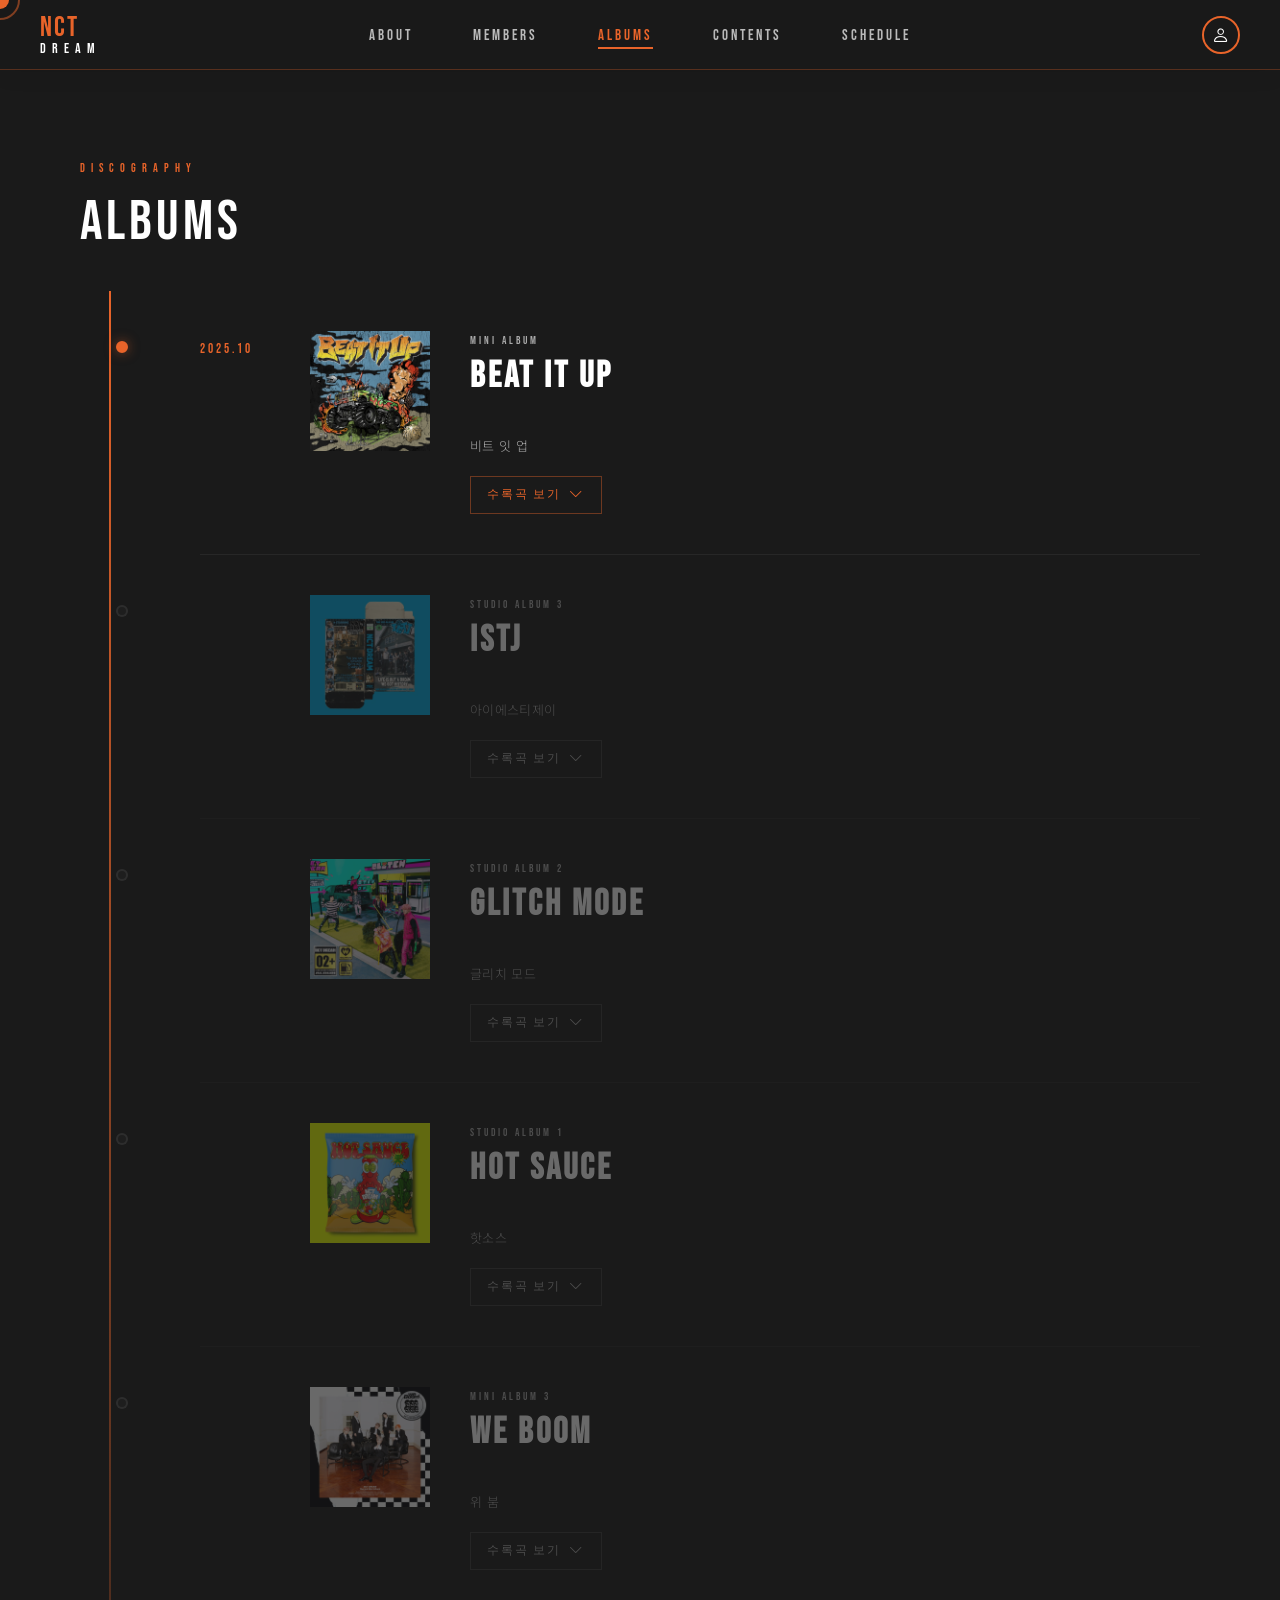
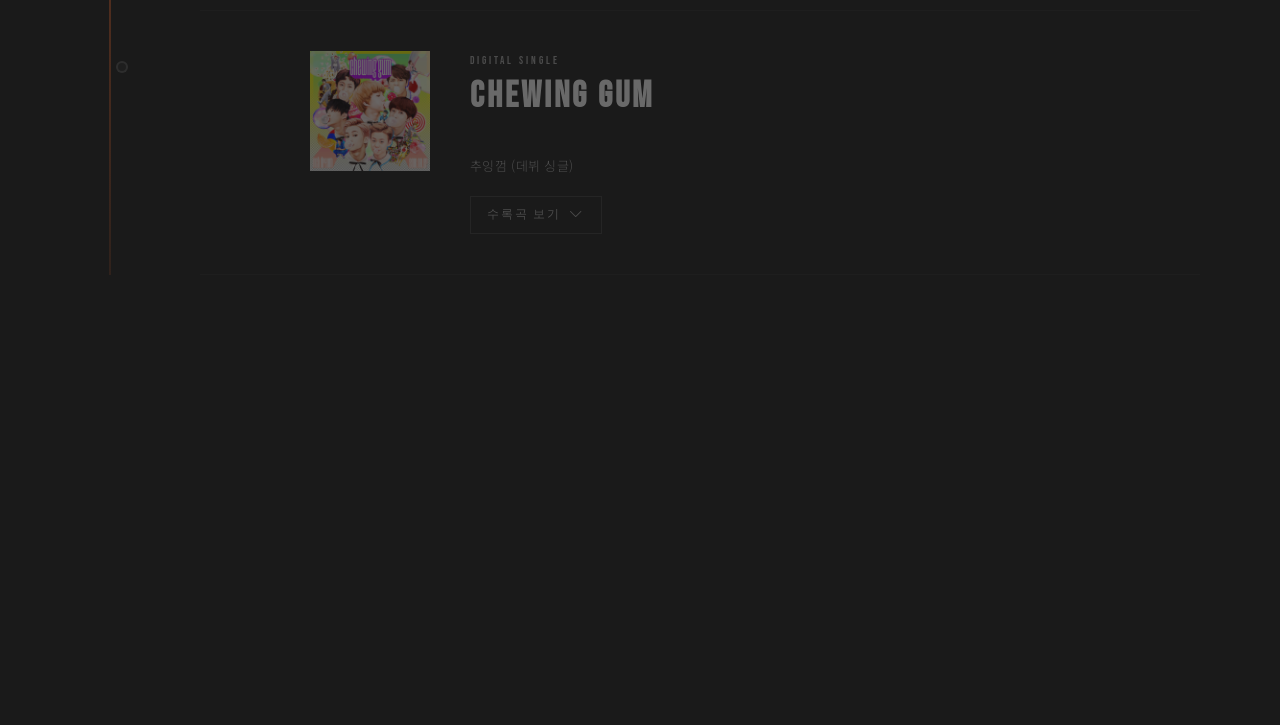
<file: albums.html>
<!DOCTYPE html>
<html lang="ko">
<head>
  <meta charset="utf-8">
  <meta content="width=device-width, initial-scale=1.0" name="viewport">
  <title>ALBUMS · NCT DREAM ARCHIVE</title>
  <link href="https://fonts.googleapis.com/css2?family=Bebas+Neue&family=Noto+Sans+KR:wght@300;400;500;700&display=swap" rel="stylesheet">
  <link href="assets/vendor/bootstrap/css/bootstrap.min.css" rel="stylesheet">
  <link href="assets/vendor/bootstrap-icons/bootstrap-icons.css" rel="stylesheet">
  <link href="assets/css/style.css" rel="stylesheet">
  <style>
    :root { --orange:#E8642A; --dark:#1a1a1a; --dark2:#222222; --dark3:#2a2a2a; --white:#ffffff; --gray:#aaaaaa; }
    * { box-sizing:border-box; margin:0; padding:0; }
    body { background:var(--dark); color:var(--white); font-family:'Noto Sans KR',sans-serif; cursor:none; overflow-x:hidden; }

    #cursor { width:18px; height:18px; background:var(--orange); border-radius:50%; position:fixed; pointer-events:none; z-index:99999; transform:translate(-50%,-50%); transition:width .2s,height .2s; }
    #cursor-ring { width:40px; height:40px; border:2px solid var(--orange); border-radius:50%; position:fixed; pointer-events:none; z-index:99998; transform:translate(-50%,-50%); transition:all .15s ease; opacity:.5; }

    
    #header { background:rgba(26,26,26,.92); backdrop-filter:blur(10px); border-bottom:1px solid rgba(232,100,42,.3); position:fixed; top:0; width:100%; z-index:9000; padding:0 40px; height:70px; display:flex; align-items:center; justify-content:space-between; }
    .logo-text { font-family:'Bebas Neue',sans-serif; font-size:28px; color:var(--orange); letter-spacing:2px; line-height:1; text-decoration:none; }
    .logo-text span { display:block; font-size:14px; color:var(--white); letter-spacing:6px; }
    #navbar { position:absolute; left:50%; transform:translateX(-50%); }
    #navbar ul { list-style:none; display:flex; gap:60px; margin:0; padding:0; align-items:center; }
    #navbar ul li a { font-family:'Bebas Neue',sans-serif; font-size:15px; letter-spacing:3px; color:rgba(255,255,255,.7); text-decoration:none; transition:color .3s; position:relative; }
    #navbar ul li a::after { content:''; position:absolute; bottom:-4px; left:0; width:0; height:2px; background:var(--orange); transition:width .3s; }
    #navbar ul li a:hover { color:var(--white); }
    #navbar ul li a.active { color:var(--orange); }
    #navbar ul li a:hover::after, #navbar ul li a.active::after { width:100%; }
    .login-btn { width:38px; height:38px; border-radius:50%; border:2px solid var(--orange); background:transparent; color:var(--white); display:flex; align-items:center; justify-content:center; cursor:none; transition:all .3s; font-size:18px; }
    .login-btn:hover { background:var(--orange); }
    .login-btn i { display:inline-flex; line-height:1; }
    .login-btn i.bi-box-arrow-right { transform:translate(3px,0); }

    
    .page-wrapper { padding-top:70px; }

    
    .page-title-section {
      padding: 60px 80px 40px;
    }
    .section-label { font-family:'Bebas Neue',sans-serif; font-size:12px; letter-spacing:6px; color:var(--orange); margin-bottom:12px; }
    .section-heading { font-family:'Bebas Neue',sans-serif; font-size:56px; color:var(--white); letter-spacing:4px; line-height:1; }

    
    .timeline-wrapper {
      display: flex;
      padding: 0 80px 50vh;
      gap: 60px;
    }

    
    .timeline-axis {
      display: flex;
      flex-direction: column;
      align-items: center;
      padding-top: 40px;
      gap: 0;
      position: relative;
      width: 60px;
      flex-shrink: 0;
    }

    .timeline-line {
      position: absolute;
      top: 0; bottom: 0;
      left: 50%;
      width: 2px;
      background: linear-gradient(to bottom, var(--orange), rgba(232,100,42,.1));
      transform: translateX(-50%);
    }

    
    .album-list {
      flex: 1;
      display: flex;
      flex-direction: column;
      gap: 0;
    }

    
    .album-item {
      display: flex;
      gap: 40px;
      padding: 40px 0;
      border-bottom: 1px solid rgba(255,255,255,.06);
      opacity: 0.35;
      transition: opacity 0.4s ease;
      cursor: none;
      position: relative;
    }

    .album-item.active {
      opacity: 1;
    }

    
    .album-dot {
      width: 12px;
      height: 12px;
      background: var(--dark3);
      border: 2px solid rgba(255,255,255,.2);
      border-radius: 50%;
      position: absolute;
      left: -84px;
      top: 50px;
      transition: all 0.4s;
      flex-shrink: 0;
    }

    .album-item.active .album-dot {
      background: var(--orange);
      border-color: var(--orange);
      box-shadow: 0 0 12px rgba(232,100,42,.5);
    }

    
    .album-year {
      font-family: 'Bebas Neue', sans-serif;
      font-size: 13px;
      letter-spacing: 3px;
      color: var(--orange);
      min-width: 70px;
      padding-top: 8px;
      opacity: 0;
      transition: opacity 0.4s;
    }

    .album-item.active .album-year { opacity: 1; }

    
    .album-cover {
      width: 120px;
      height: 120px;
      flex-shrink: 0;
      background: var(--dark3);
      display: flex;
      align-items: center;
      justify-content: center;
      overflow: hidden;
      position: relative;
    }

    .album-cover img {
      width: 100%;
      height: 100%;
      object-fit: cover;
    }

    .album-cover-placeholder {
      font-family: 'Bebas Neue', sans-serif;
      font-size: 11px;
      letter-spacing: 2px;
      color: var(--gray);
      text-align: center;
      padding: 8px;
      line-height: 1.4;
    }

    
    .album-info {
      flex: 1;
      display: flex;
      flex-direction: column;
      justify-content: center;
    }

    .album-type {
      font-family: 'Bebas Neue', sans-serif;
      font-size: 11px;
      letter-spacing: 3px;
      color: var(--gray);
      margin-bottom: 8px;
    }

    .album-title {
      font-family: 'Bebas Neue', sans-serif;
      font-size: 36px;
      letter-spacing: 3px;
      color: var(--white);
      line-height: 1;
      margin-bottom: 12px;
    }

    .album-title-kr {
      font-size: 13px;
      color: var(--gray);
      margin-bottom: 16px;
    }

    .album-toggle-btn {
      display: inline-flex;
      align-items: center;
      gap: 8px;
      background: none;
      border: 1px solid rgba(255,255,255,.15);
      color: var(--gray);
      font-family: 'Bebas Neue', sans-serif;
      font-size: 12px;
      letter-spacing: 2px;
      padding: 8px 16px;
      cursor: none;
      transition: all 0.3s;
      width: fit-content;
    }

    .album-item.active .album-toggle-btn {
      border-color: rgba(232,100,42,.4);
      color: var(--orange);
    }

    .album-toggle-btn:hover {
      border-color: var(--orange);
      color: var(--orange);
    }

    .album-toggle-btn i {
      transition: transform 0.3s;
      font-size: 14px;
    }

    .album-toggle-btn.open i { transform: rotate(180deg); }

    
    .tracklist {
      max-height: 0;
      overflow: hidden;
      transition: max-height 0.4s ease;
      margin-top: 0;
      grid-column: 1 / -1;
    }

    .tracklist.open {
      max-height: 800px;
    }

    .tracklist-inner {
      padding: 24px 0 8px;
      border-top: 1px solid rgba(232,100,42,.2);
      margin-top: 24px;
    }

    .track-item {
      display: flex;
      align-items: center;
      gap: 16px;
      padding: 14px 0;
      border-bottom: 1px solid rgba(255,255,255,.04);
    }

    .track-num {
      font-family: 'Bebas Neue', sans-serif;
      font-size: 13px;
      color: var(--gray);
      min-width: 24px;
      text-align: right;
    }

    .track-cover {
      width: 36px;
      height: 36px;
      background: var(--dark3);
      flex-shrink: 0;
      overflow: hidden;
    }

    .track-cover img { width:100%; height:100%; object-fit:cover; }

    .track-title {
      flex: 1;
      font-size: 14px;
      color: var(--white);
    }

    .track-title .title-badge {
      font-size: 10px;
      background: var(--orange);
      color: var(--white);
      padding: 2px 6px;
      margin-left: 8px;
      letter-spacing: 1px;
      font-family: 'Bebas Neue', sans-serif;
      vertical-align: middle;
    }

    .track-links {
      display: flex;
      gap: 10px;
    }

    .track-link {
      display: flex;
      align-items: center;
      justify-content: center;
      width: 30px;
      height: 30px;
      border-radius: 50%;
      text-decoration: none;
      font-size: 14px;
      transition: transform 0.2s;
    }

    .track-link:hover { transform: scale(1.2); }
    .track-link.yt { background:#FF0000; color:#fff; }
    .track-link.mel { background:#00CD3C; color:#fff; }
    .track-link.sp { background:#1DB954; color:#fff; }

    
    .album-item-inner {
      display: flex;
      gap: 40px;
      flex-wrap: wrap;
      width: 100%;
    }

    .album-item-inner .album-info { min-width: 300px; }

    
    #login-modal { display:none; position:fixed; inset:0; background:rgba(0,0,0,.85); z-index:99000; align-items:center; justify-content:center; backdrop-filter:blur(4px); }
    #login-modal.open { display:flex; }
    .modal-box { background:var(--dark2); border:1px solid rgba(232,100,42,.3); padding:60px 50px; width:700px; max-width:95vw; position:relative; }
    .modal-close { position:absolute; top:20px; right:24px; background:none; border:none; color:var(--white); font-size:24px; cursor:none; transition:color .3s; }
    .modal-close:hover { color:var(--orange); }
    .modal-title { font-family:'Bebas Neue',sans-serif; font-size:48px; letter-spacing:6px; text-align:center; margin-bottom:8px; }
    .modal-subtitle { text-align:center; color:var(--gray); font-size:13px; letter-spacing:2px; margin-bottom:48px; }
    .member-grid { display:flex; justify-content:center; gap:20px; flex-wrap:wrap; }
    .member-card { display:flex; flex-direction:column; align-items:center; gap:10px; cursor:none; transition:transform .3s; }
    .member-card:hover { transform:translateY(-6px); }
    .member-avatar { width:80px; height:80px; border-radius:50%; border:3px solid transparent; background:var(--dark3); display:flex; align-items:center; justify-content:center; font-family:'Bebas Neue',sans-serif; font-size:24px; color:var(--gray); transition:border-color .3s; }
    .member-card:hover .member-avatar, .member-card.selected .member-avatar { border-color:var(--orange); }
    .member-card.selected .member-name { color:var(--orange); }
    .member-name { font-family:'Bebas Neue',sans-serif; font-size:14px; letter-spacing:2px; color:var(--white); transition:color .3s; }
    .modal-confirm { display:block; margin:40px auto 0; background:var(--orange); color:var(--white); font-family:'Bebas Neue',sans-serif; font-size:16px; letter-spacing:3px; padding:14px 48px; border:none; cursor:none; transition:background .3s; }
    .modal-confirm:hover { background:#c9551f; }
  </style>
</head>
<body>
  <div id="cursor"></div>
  <div id="cursor-ring"></div>

  <header id="header">
    <a href="index.html" class="logo-text">NCT<span>DREAM</span></a>
    <nav id="navbar">
      <ul>
        <li><a href="index.html#about">ABOUT</a></li>
        <li><a href="members.html">MEMBERS</a></li>
        <li><a href="albums.html" class="active">ALBUMS</a></li>
        <li><a href="contents.html">CONTENTS</a></li>
        <li><a href="schedule.html">SCHEDULE</a></li>
      </ul>
    </nav>
    <button class="login-btn" id="login-open-btn"><i class="bi bi-person"></i></button>
  </header>

  <div class="page-wrapper">
    <div class="page-title-section">
      <p class="section-label">DISCOGRAPHY</p>
      <h1 class="section-heading">ALBUMS</h1>
    </div>

    <div class="timeline-wrapper">
      
      <div class="timeline-axis">
        <div class="timeline-line"></div>
      </div>

      
      <div class="album-list" id="albumList">

        
        <div class="album-item active" data-index="0">
          <div class="album-dot"></div>
          <div class="album-item-inner">
            <span class="album-year">2025.10</span>
            <div class="album-cover">
              <img src="assets/img/albums/beat-it-up.jpg" alt="BEAT IT UP">
            </div>
            <div class="album-info">
              <span class="album-type">MINI ALBUM</span>
              <h2 class="album-title">BEAT IT UP</h2>
              <p class="album-title-kr">비트 잇 업</p>
              <button class="album-toggle-btn" data-index="0">
                <span>수록곡 보기</span>
                <i class="bi bi-chevron-down"></i>
              </button>
            </div>
            <div class="tracklist" id="tracklist-0">
              <div class="tracklist-inner">
                <div class="track-item">
                  <span class="track-num">01</span>
                  <div class="track-cover"><img src="assets/img/albums/beat-it-up.jpg" alt="BEAT IT UP"></div>
                  <span class="track-title">BEAT IT UP <span class="title-badge">TITLE</span></span>
                  <div class="track-links">
                    <a href="https://youtu.be/" target="_blank" class="track-link yt"><i class="bi bi-youtube"></i></a>
                    <a href="https://www.melon.com/" target="_blank" class="track-link mel"><i class="bi bi-music-note"></i></a>
                    <a href="https://open.spotify.com/" target="_blank" class="track-link sp"><i class="bi bi-spotify"></i></a>
                  </div>
                </div>
                <div class="track-item">
                  <span class="track-num">02</span>
                  <div class="track-cover"><img src="assets/img/albums/beat-it-up.jpg" alt="BEAT IT UP"></div>
                  <span class="track-title">RUSH</span>
                  <div class="track-links">
                    <a href="https://youtu.be/" target="_blank" class="track-link yt"><i class="bi bi-youtube"></i></a>
                    <a href="https://www.melon.com/" target="_blank" class="track-link mel"><i class="bi bi-music-note"></i></a>
                    <a href="https://open.spotify.com/" target="_blank" class="track-link sp"><i class="bi bi-spotify"></i></a>
                  </div>
                </div>
                <div class="track-item">
                  <span class="track-num">03</span>
                  <div class="track-cover"><img src="assets/img/albums/beat-it-up.jpg" alt="BEAT IT UP"></div>
                  <span class="track-title">COLD COFFEE</span>
                  <div class="track-links">
                    <a href="https://youtu.be/" target="_blank" class="track-link yt"><i class="bi bi-youtube"></i></a>
                    <a href="https://www.melon.com/" target="_blank" class="track-link mel"><i class="bi bi-music-note"></i></a>
                    <a href="https://open.spotify.com/" target="_blank" class="track-link sp"><i class="bi bi-spotify"></i></a>
                  </div>
                </div>
              </div>
            </div>
          </div>
        </div>

        
        <div class="album-item" data-index="1">
          <div class="album-dot"></div>
          <div class="album-item-inner">
            <span class="album-year">2023.07</span>
            <div class="album-cover">
              <img src="assets/img/albums/istj.jpg" alt="ISTJ">
            </div>
            <div class="album-info">
              <span class="album-type">STUDIO ALBUM 3</span>
              <h2 class="album-title">ISTJ</h2>
              <p class="album-title-kr">아이에스티제이</p>
              <button class="album-toggle-btn" data-index="1">
                <span>수록곡 보기</span>
                <i class="bi bi-chevron-down"></i>
              </button>
            </div>
            <div class="tracklist" id="tracklist-1">
              <div class="tracklist-inner">
                <div class="track-item">
                  <span class="track-num">01</span>
                  <div class="track-cover"><img src="assets/img/albums/istj.jpg" alt="ISTJ"></div>
                  <span class="track-title">ISTJ <span class="title-badge">TITLE</span></span>
                  <div class="track-links">
                    <a href="https://youtu.be/n3qPSFQ4Ynk" target="_blank" class="track-link yt"><i class="bi bi-youtube"></i></a>
                    <a href="https://www.melon.com/" target="_blank" class="track-link mel"><i class="bi bi-music-note"></i></a>
                    <a href="https://open.spotify.com/" target="_blank" class="track-link sp"><i class="bi bi-spotify"></i></a>
                  </div>
                </div>
                <div class="track-item">
                  <span class="track-num">02</span>
                  <div class="track-cover"><img src="assets/img/albums/istj.jpg" alt="ISTJ"></div>
                  <span class="track-title">Broken Melodies</span>
                  <div class="track-links">
                    <a href="https://youtu.be/" target="_blank" class="track-link yt"><i class="bi bi-youtube"></i></a>
                    <a href="https://www.melon.com/" target="_blank" class="track-link mel"><i class="bi bi-music-note"></i></a>
                    <a href="https://open.spotify.com/" target="_blank" class="track-link sp"><i class="bi bi-spotify"></i></a>
                  </div>
                </div>
                <div class="track-item">
                  <span class="track-num">03</span>
                  <div class="track-cover"><img src="assets/img/albums/istj.jpg" alt="ISTJ"></div>
                  <span class="track-title">Like We Just Met</span>
                  <div class="track-links">
                    <a href="https://youtu.be/" target="_blank" class="track-link yt"><i class="bi bi-youtube"></i></a>
                    <a href="https://www.melon.com/" target="_blank" class="track-link mel"><i class="bi bi-music-note"></i></a>
                    <a href="https://open.spotify.com/" target="_blank" class="track-link sp"><i class="bi bi-spotify"></i></a>
                  </div>
                </div>
                <div class="track-item">
                  <span class="track-num">04</span>
                  <div class="track-cover"><img src="assets/img/albums/istj.jpg" alt="ISTJ"></div>
                  <span class="track-title">Pretzel</span>
                  <div class="track-links">
                    <a href="https://youtu.be/" target="_blank" class="track-link yt"><i class="bi bi-youtube"></i></a>
                    <a href="https://www.melon.com/" target="_blank" class="track-link mel"><i class="bi bi-music-note"></i></a>
                    <a href="https://open.spotify.com/" target="_blank" class="track-link sp"><i class="bi bi-spotify"></i></a>
                  </div>
                </div>
              </div>
            </div>
          </div>
        </div>

        
        <div class="album-item" data-index="2">
          <div class="album-dot"></div>
          <div class="album-item-inner">
            <span class="album-year">2022.03</span>
            <div class="album-cover">
              <img src="assets/img/albums/glitch-mode.jpg" alt="GLITCH MODE">
            </div>
            <div class="album-info">
              <span class="album-type">STUDIO ALBUM 2</span>
              <h2 class="album-title">GLITCH MODE</h2>
              <p class="album-title-kr">글리치 모드</p>
              <button class="album-toggle-btn" data-index="2">
                <span>수록곡 보기</span>
                <i class="bi bi-chevron-down"></i>
              </button>
            </div>
            <div class="tracklist" id="tracklist-2">
              <div class="tracklist-inner">
                <div class="track-item">
                  <span class="track-num">01</span>
                  <div class="track-cover"><img src="assets/img/albums/glitch-mode.jpg" alt="GLITCH MODE"></div>
                  <span class="track-title">Glitch Mode <span class="title-badge">TITLE</span></span>
                  <div class="track-links">
                    <a href="https://youtu.be/3FwKbFfnKyQ" target="_blank" class="track-link yt"><i class="bi bi-youtube"></i></a>
                    <a href="https://www.melon.com/" target="_blank" class="track-link mel"><i class="bi bi-music-note"></i></a>
                    <a href="https://open.spotify.com/" target="_blank" class="track-link sp"><i class="bi bi-spotify"></i></a>
                  </div>
                </div>
                <div class="track-item">
                  <span class="track-num">02</span>
                  <div class="track-cover"><img src="assets/img/albums/glitch-mode.jpg" alt="GLITCH MODE"></div>
                  <span class="track-title">Beatbox</span>
                  <div class="track-links">
                    <a href="https://youtu.be/" target="_blank" class="track-link yt"><i class="bi bi-youtube"></i></a>
                    <a href="https://www.melon.com/" target="_blank" class="track-link mel"><i class="bi bi-music-note"></i></a>
                    <a href="https://open.spotify.com/" target="_blank" class="track-link sp"><i class="bi bi-spotify"></i></a>
                  </div>
                </div>
                <div class="track-item">
                  <span class="track-num">03</span>
                  <div class="track-cover"><img src="assets/img/albums/glitch-mode.jpg" alt="GLITCH MODE"></div>
                  <span class="track-title">ANL</span>
                  <div class="track-links">
                    <a href="https://youtu.be/" target="_blank" class="track-link yt"><i class="bi bi-youtube"></i></a>
                    <a href="https://www.melon.com/" target="_blank" class="track-link mel"><i class="bi bi-music-note"></i></a>
                    <a href="https://open.spotify.com/" target="_blank" class="track-link sp"><i class="bi bi-spotify"></i></a>
                  </div>
                </div>
              </div>
            </div>
          </div>
        </div>

        
        <div class="album-item" data-index="3">
          <div class="album-dot"></div>
          <div class="album-item-inner">
            <span class="album-year">2021.05</span>
            <div class="album-cover">
              <img src="assets/img/albums/hot-sauce.jpg" alt="HOT SAUCE">
            </div>
            <div class="album-info">
              <span class="album-type">STUDIO ALBUM 1</span>
              <h2 class="album-title">HOT SAUCE</h2>
              <p class="album-title-kr">핫소스</p>
              <button class="album-toggle-btn" data-index="3">
                <span>수록곡 보기</span>
                <i class="bi bi-chevron-down"></i>
              </button>
            </div>
            <div class="tracklist" id="tracklist-3">
              <div class="tracklist-inner">
                <div class="track-item">
                  <span class="track-num">01</span>
                  <div class="track-cover"><img src="assets/img/albums/hot-sauce.jpg" alt="HOT SAUCE"></div>
                  <span class="track-title">Hot Sauce <span class="title-badge">TITLE</span></span>
                  <div class="track-links">
                    <a href="https://youtu.be/rFzjMeAsNsg" target="_blank" class="track-link yt"><i class="bi bi-youtube"></i></a>
                    <a href="https://www.melon.com/" target="_blank" class="track-link mel"><i class="bi bi-music-note"></i></a>
                    <a href="https://open.spotify.com/" target="_blank" class="track-link sp"><i class="bi bi-spotify"></i></a>
                  </div>
                </div>
                <div class="track-item">
                  <span class="track-num">02</span>
                  <div class="track-cover"><img src="assets/img/albums/hot-sauce.jpg" alt="HOT SAUCE"></div>
                  <span class="track-title">맛 (Beautiful Life)</span>
                  <div class="track-links">
                    <a href="https://youtu.be/" target="_blank" class="track-link yt"><i class="bi bi-youtube"></i></a>
                    <a href="https://www.melon.com/" target="_blank" class="track-link mel"><i class="bi bi-music-note"></i></a>
                    <a href="https://open.spotify.com/" target="_blank" class="track-link sp"><i class="bi bi-spotify"></i></a>
                  </div>
                </div>
                <div class="track-item">
                  <span class="track-num">03</span>
                  <div class="track-cover"><img src="assets/img/albums/hot-sauce.jpg" alt="HOT SAUCE"></div>
                  <span class="track-title">Dive Into You</span>
                  <div class="track-links">
                    <a href="https://youtu.be/" target="_blank" class="track-link yt"><i class="bi bi-youtube"></i></a>
                    <a href="https://www.melon.com/" target="_blank" class="track-link mel"><i class="bi bi-music-note"></i></a>
                    <a href="https://open.spotify.com/" target="_blank" class="track-link sp"><i class="bi bi-spotify"></i></a>
                  </div>
                </div>
              </div>
            </div>
          </div>
        </div>

        
        <div class="album-item" data-index="4">
          <div class="album-dot"></div>
          <div class="album-item-inner">
            <span class="album-year">2019.08</span>
            <div class="album-cover">
              <img src="assets/img/albums/we-boom.jpg" alt="WE BOOM">
            </div>
            <div class="album-info">
              <span class="album-type">MINI ALBUM 3</span>
              <h2 class="album-title">WE BOOM</h2>
              <p class="album-title-kr">위 붐</p>
              <button class="album-toggle-btn" data-index="4">
                <span>수록곡 보기</span>
                <i class="bi bi-chevron-down"></i>
              </button>
            </div>
            <div class="tracklist" id="tracklist-4">
              <div class="tracklist-inner">
                <div class="track-item">
                  <span class="track-num">01</span>
                  <div class="track-cover"><img src="assets/img/albums/we-boom.jpg" alt="WE BOOM"></div>
                  <span class="track-title">Boom <span class="title-badge">TITLE</span></span>
                  <div class="track-links">
                    <a href="https://youtu.be/6oHCHMWsric" target="_blank" class="track-link yt"><i class="bi bi-youtube"></i></a>
                    <a href="https://www.melon.com/" target="_blank" class="track-link mel"><i class="bi bi-music-note"></i></a>
                    <a href="https://open.spotify.com/" target="_blank" class="track-link sp"><i class="bi bi-spotify"></i></a>
                  </div>
                </div>
                <div class="track-item">
                  <span class="track-num">02</span>
                  <div class="track-cover"><img src="assets/img/albums/we-boom.jpg" alt="WE BOOM"></div>
                  <span class="track-title">Déjà Vu</span>
                  <div class="track-links">
                    <a href="https://youtu.be/" target="_blank" class="track-link yt"><i class="bi bi-youtube"></i></a>
                    <a href="https://www.melon.com/" target="_blank" class="track-link mel"><i class="bi bi-music-note"></i></a>
                    <a href="https://open.spotify.com/" target="_blank" class="track-link sp"><i class="bi bi-spotify"></i></a>
                  </div>
                </div>
              </div>
            </div>
          </div>
        </div>

        
        <div class="album-item" data-index="5">
          <div class="album-dot"></div>
          <div class="album-item-inner">
            <span class="album-year">2016.08</span>
            <div class="album-cover">
              <img src="assets/img/albums/chewing-gum.jpg" alt="CHEWING GUM">
            </div>
            <div class="album-info">
              <span class="album-type">DIGITAL SINGLE</span>
              <h2 class="album-title">CHEWING GUM</h2>
              <p class="album-title-kr">추잉껌 (데뷔 싱글)</p>
              <button class="album-toggle-btn" data-index="5">
                <span>수록곡 보기</span>
                <i class="bi bi-chevron-down"></i>
              </button>
            </div>
            <div class="tracklist" id="tracklist-5">
              <div class="tracklist-inner">
                <div class="track-item">
                  <span class="track-num">01</span>
                  <div class="track-cover"><img src="assets/img/albums/chewing-gum.jpg" alt="CHEWING GUM"></div>
                  <span class="track-title">Chewing Gum <span class="title-badge">TITLE</span></span>
                  <div class="track-links">
                    <a href="https://youtu.be/vjumGpkFNSc" target="_blank" class="track-link yt"><i class="bi bi-youtube"></i></a>
                    <a href="https://www.melon.com/" target="_blank" class="track-link mel"><i class="bi bi-music-note"></i></a>
                    <a href="https://open.spotify.com/" target="_blank" class="track-link sp"><i class="bi bi-spotify"></i></a>
                  </div>
                </div>
              </div>
            </div>
          </div>
        </div>

      </div>
    </div>
  </div>

  
  <div id="login-modal">
    <div class="modal-box">
      <button class="modal-close" id="login-close-btn">✕</button>
      <h2 class="modal-title">LOGIN</h2>
      <p class="modal-subtitle">최애 멤버를 선택하세요</p>
      <div class="member-grid">
        <div class="member-card" data-member="renjun" onclick="selectMember(this)"><div class="member-avatar">RJ</div><span class="member-name">RENJUN</span></div>
        <div class="member-card" data-member="jeno" onclick="selectMember(this)"><div class="member-avatar">JN</div><span class="member-name">JENO</span></div>
        <div class="member-card" data-member="haechan" onclick="selectMember(this)"><div class="member-avatar">HC</div><span class="member-name">HAECHAN</span></div>
        <div class="member-card" data-member="jaemin" onclick="selectMember(this)"><div class="member-avatar">JM</div><span class="member-name">JAEMIN</span></div>
        <div class="member-card" data-member="chenle" onclick="selectMember(this)"><div class="member-avatar">CL</div><span class="member-name">CHENLE</span></div>
        <div class="member-card" data-member="jisung" onclick="selectMember(this)"><div class="member-avatar">JS</div><span class="member-name">JISUNG</span></div>
      </div>
      <button class="modal-confirm" id="modal-confirm-btn">SELECT</button>
    </div>
  </div>

  <script src="assets/vendor/bootstrap/js/bootstrap.bundle.min.js"></script>
  <script>
    const cursor = document.getElementById('cursor');
    const cursorRing = document.getElementById('cursor-ring');
    document.addEventListener('mousemove', (e) => {
      cursor.style.left = e.clientX + 'px'; cursor.style.top = e.clientY + 'px';
      cursorRing.style.left = e.clientX + 'px'; cursorRing.style.top = e.clientY + 'px';
    });
    document.querySelectorAll('a, button').forEach(el => {
      el.addEventListener('mouseenter', () => {
        if (cursor.style.backgroundImage) {
          cursor.style.width = '50px';
          cursor.style.height = '50px';
        } else {
          cursor.style.width = '28px';
          cursor.style.height = '28px';
          cursorRing.style.width = '55px';
          cursorRing.style.height = '55px';
        }
      });
      el.addEventListener('mouseleave', () => {
        if (cursor.style.backgroundImage) {
          cursor.style.width = '40px';
          cursor.style.height = '40px';
        } else {
          cursor.style.width = '18px';
          cursor.style.height = '18px';
          cursorRing.style.width = '40px';
          cursorRing.style.height = '40px';
        }
      });
    });

    
    const albumItems = document.querySelectorAll('.album-item');

    function updateActiveAlbum() {
      const centerY = window.innerHeight / 2;
      let closestItem = null;
      let closestDist = Infinity;

      albumItems.forEach(item => {
        const rect = item.getBoundingClientRect();
        const itemCenterY = rect.top + rect.height / 2;
        const dist = Math.abs(itemCenterY - centerY);
        if (dist < closestDist) {
          closestDist = dist;
          closestItem = item;
        }
      });

      albumItems.forEach(item => item.classList.remove('active'));
      if (closestItem) closestItem.classList.add('active');
    }

    
    window.addEventListener('scroll', updateActiveAlbum);
    window.addEventListener('resize', updateActiveAlbum);
    updateActiveAlbum();

    
    document.querySelectorAll('.album-toggle-btn').forEach(btn => {
      btn.addEventListener('click', (e) => {
        e.stopPropagation();
        const idx = btn.dataset.index;
        const tracklist = document.getElementById('tracklist-' + idx);
        const isOpen = tracklist.classList.contains('open');
        
        document.querySelectorAll('.tracklist').forEach(t => t.classList.remove('open'));
        document.querySelectorAll('.album-toggle-btn').forEach(b => {
          b.classList.remove('open');
          b.querySelector('span').textContent = '수록곡 보기';
        });
        
        if (!isOpen) {
          tracklist.classList.add('open');
          btn.classList.add('open');
          btn.querySelector('span').textContent = '수록곡 접기';
        }
      });
    });

    const modal = document.getElementById('login-modal');
    document.getElementById('login-open-btn').addEventListener('click', () => {
      const saved = localStorage.getItem('ncd-member');
      if (saved) {
        localStorage.removeItem('ncd-member');
        const cursor = document.getElementById('cursor');
        const cursorRing = document.getElementById('cursor-ring');
        if (cursor) {
          cursor.style.backgroundImage = '';
          cursor.style.backgroundColor = 'var(--orange)';
          cursor.style.borderRadius = '50%';
          cursor.style.width = '18px';
          cursor.style.height = '18px';
        }
        if (cursorRing) {
          cursorRing.style.display = 'block';
          cursorRing.style.width = '40px';
          cursorRing.style.height = '40px';
        }
        document.querySelectorAll('.member-card').forEach(c => c.classList.remove('selected'));
        updateLoginButtonState();
        alert('로그아웃되었습니다!');
      } else {
        modal.classList.add('open');
      }
    });
    document.getElementById('login-close-btn').addEventListener('click', () => modal.classList.remove('open'));
    modal.addEventListener('click', (e) => { if(e.target===modal) modal.classList.remove('open'); });
    let selectedMember = localStorage.getItem('ncd-member') || 'renjun';
    function selectMember(card) {
      document.querySelectorAll('.member-card').forEach(c => c.classList.remove('selected'));
      card.classList.add('selected'); selectedMember = card.dataset.member;
    }
    document.getElementById('modal-confirm-btn').addEventListener('click', () => {
      localStorage.setItem('ncd-member', selectedMember);
      modal.classList.remove('open');
      applyCursor(selectedMember);
      updateLoginButtonState();
      alert(selectedMember.toUpperCase() + ' 으로 로그인되었습니다!');
    });
    function applyCursor(member) {
      if (member) {
        const cursor = document.getElementById('cursor');
        const cursorRing = document.getElementById('cursor-ring');
        if (cursor) {
          cursor.style.backgroundImage = `url('assets/img/cursor-${member}.png')`;
          cursor.style.backgroundSize = 'contain';
          cursor.style.backgroundPosition = 'center';
          cursor.style.backgroundRepeat = 'no-repeat';
          cursor.style.backgroundColor = 'transparent';
          cursor.style.borderRadius = '0';
          cursor.style.width = '40px';
          cursor.style.height = '40px';
        }
        if (cursorRing) {
          cursorRing.style.display = 'none';
        }
      }
    }
    function updateLoginButtonState() {
      const loginBtn = document.getElementById('login-open-btn');
      const saved = localStorage.getItem('ncd-member');
      if (saved) {
        loginBtn.innerHTML = '<i class="bi bi-box-arrow-right"></i>';
      } else {
        loginBtn.innerHTML = '<i class="bi bi-person"></i>';
      }
    }
    const saved = localStorage.getItem('ncd-member');
    if(saved) {
      const card = document.querySelector('[data-member="'+saved+'"]');
      if(card) selectMember(card);
      applyCursor(saved);
    }
    updateLoginButtonState();
  </script>
</body>
</html>
</file>
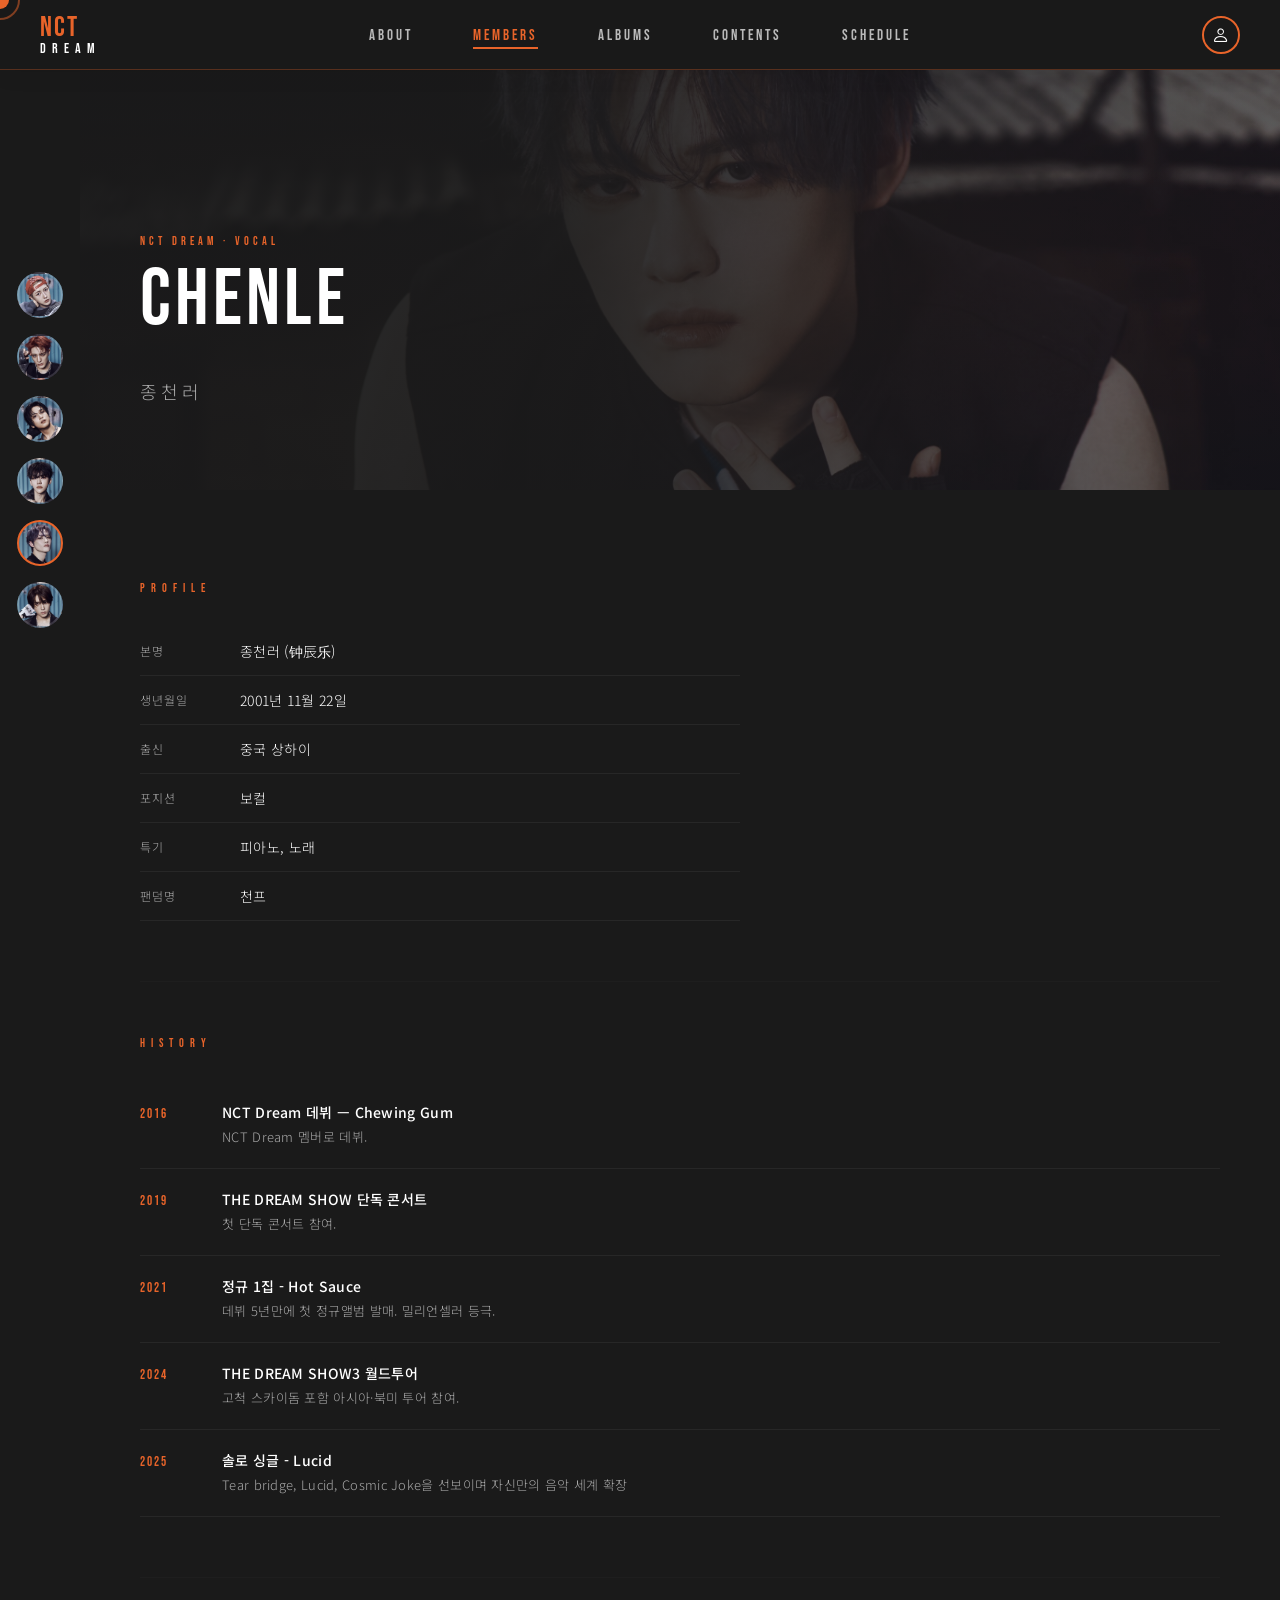
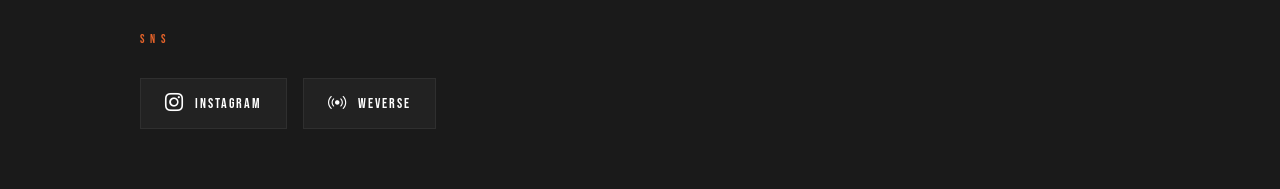
<file: chenle.html>
<!DOCTYPE html>
<html lang="ko">

<head>
  <meta charset="utf-8">
  <meta content="width=device-width, initial-scale=1.0" name="viewport">
  <title>CHENLE · NCT DREAM ARCHIVE</title>
  <link href="https://fonts.googleapis.com/css2?family=Bebas+Neue&family=Noto+Sans+KR:wght@300;400;500;700&display=swap"
    rel="stylesheet">
  <link href="assets/vendor/bootstrap/css/bootstrap.min.css" rel="stylesheet">
  <link href="assets/vendor/bootstrap-icons/bootstrap-icons.css" rel="stylesheet">
  <link href="assets/css/style.css" rel="stylesheet">
  <style>
    :root {
      --orange: #E8642A;
      --dark: #1a1a1a;
      --dark2: #222222;
      --dark3: #2a2a2a;
      --white: #ffffff;
      --gray: #aaaaaa;
    }

    * {
      box-sizing: border-box;
      margin: 0;
      padding: 0;
    }

    body {
      background: var(--dark);
      color: var(--white);
      font-family: 'Noto Sans KR', sans-serif;
      cursor: none;
      overflow-x: hidden;
    }

    #cursor {
      width: 18px;
      height: 18px;
      background: var(--orange);
      border-radius: 50%;
      position: fixed;
      pointer-events: none;
      z-index: 99999;
      transform: translate(-50%, -50%);
      transition: width .2s, height .2s;
    }

    #cursor-ring {
      width: 40px;
      height: 40px;
      border: 2px solid var(--orange);
      border-radius: 50%;
      position: fixed;
      pointer-events: none;
      z-index: 99998;
      transform: translate(-50%, -50%);
      transition: all .15s ease;
      opacity: .5;
    }

    #header {
      background: rgba(26, 26, 26, .92);
      backdrop-filter: blur(10px);
      border-bottom: 1px solid rgba(232, 100, 42, .3);
      position: fixed;
      top: 0;
      width: 100%;
      z-index: 9000;
      padding: 0 40px;
      height: 70px;
      display: flex;
      align-items: center;
      justify-content: space-between;
    }

    .logo-text {
      font-family: 'Bebas Neue', sans-serif;
      font-size: 28px;
      color: var(--orange);
      letter-spacing: 2px;
      line-height: 1;
      text-decoration: none;
    }

    .logo-text span {
      display: block;
      font-size: 14px;
      color: var(--white);
      letter-spacing: 6px;
    }

    #navbar {
      position: absolute;
      left: 50%;
      transform: translateX(-50%);
    }

    #navbar ul {
      list-style: none;
      display: flex;
      gap: 60px;
      margin: 0;
      padding: 0;
      align-items: center;
    }

    #navbar ul li a {
      font-family: 'Bebas Neue', sans-serif;
      font-size: 15px;
      letter-spacing: 3px;
      color: rgba(255, 255, 255, .7);
      text-decoration: none;
      transition: color .3s;
      position: relative;
    }

    #navbar ul li a::after {
      content: '';
      position: absolute;
      bottom: -4px;
      left: 0;
      width: 0;
      height: 2px;
      background: var(--orange);
      transition: width .3s;
    }

    #navbar ul li a:hover {
      color: var(--white);
    }

    #navbar ul li a.active {
      color: var(--orange);
    }

    #navbar ul li a:hover::after,
    #navbar ul li a.active::after {
      width: 100%;
    }

    .login-btn {
      width: 38px;
      height: 38px;
      border-radius: 50%;
      border: 2px solid var(--orange);
      background: transparent;
      color: var(--white);
      display: flex;
      align-items: center;
      justify-content: center;
      cursor: none;
      transition: all .3s;
      font-size: 18px;
    }

    .login-btn:hover {
      background: var(--orange);
    }

    .login-btn i {
      display: inline-flex;
      line-height: 1;
    }

    .login-btn i.bi-box-arrow-right {
      transform: translate(3px, 0);
    }

    .page-wrapper {
      display: flex;
      padding-top: 70px;
      min-height: 100vh;
    }

    .member-sidenav {
      width: 80px;
      background: transparent;
      position: fixed;
      top: 0;
      left: 0;
      height: 100vh;
      display: flex;
      flex-direction: column;
      align-items: center;
      justify-content: center;
      gap: 16px;
      z-index: 100;
    }

    .member-nav-item {
      display: flex;
      flex-direction: column;
      align-items: center;
      gap: 6px;
      cursor: none;
      text-decoration: none;
      position: relative;
    }

    .member-nav-avatar {
      width: 46px;
      height: 46px;
      border-radius: 50%;
      border: 2px solid rgba(255, 255, 255, .15);
      background: rgba(255, 255, 255, .08);
      display: flex;
      align-items: center;
      justify-content: center;
      font-family: 'Bebas Neue', sans-serif;
      font-size: 13px;
      color: var(--gray);
      transition: all .3s;
      overflow: hidden;
      backdrop-filter: blur(4px);
    }

    .member-nav-item:hover .member-nav-avatar {
      border-color: var(--orange);
      background: rgba(232, 100, 42, .15);
      color: var(--white);
      transform: scale(1.1);
    }

    .member-nav-item.active .member-nav-avatar {
      border-color: var(--orange);
      background: var(--orange);
      color: var(--white);
    }

    .member-nav-item::after {
      content: attr(data-label);
      position: absolute;
      left: 60px;
      background: rgba(26, 26, 26, .9);
      color: var(--white);
      font-family: 'Bebas Neue', sans-serif;
      font-size: 12px;
      letter-spacing: 2px;
      padding: 6px 12px;
      white-space: nowrap;
      opacity: 0;
      pointer-events: none;
      transition: opacity .2s;
      border-left: 2px solid var(--orange);
    }

    .member-nav-item:hover::after {
      opacity: 1;
    }

    .member-content {
      margin-left: 80px;
      flex: 1;
      min-height: calc(100vh - 70px);
    }

    .member-hero {
      position: relative;
      height: 420px;
      overflow: hidden;
      background: var(--dark2);
    }

    .member-hero-bg {
      position: absolute;
      inset: 0;
      background: linear-gradient(to right, rgba(26, 26, 26, .9) 40%, rgba(26, 26, 26, .3) 100%);
      z-index: 1;
    }

    .member-hero-fallback {
      position: absolute;
      inset: 0;
      background: radial-gradient(ellipse at 70% 50%, rgba(232, 100, 42, .12) 0%, transparent 70%);
    }

    .member-hero-info {
      position: relative;
      z-index: 2;
      padding: 60px;
      height: 100%;
      display: flex;
      flex-direction: column;
      justify-content: flex-end;
    }

    .member-tag {
      font-family: 'Bebas Neue', sans-serif;
      font-size: 12px;
      letter-spacing: 4px;
      color: var(--orange);
      margin-bottom: 8px;
    }

    .member-name-big {
      font-family: 'Bebas Neue', sans-serif;
      font-size: 80px;
      line-height: .9;
      color: var(--white);
      letter-spacing: 4px;
      margin-bottom: 16px;
    }

    .member-name-kr {
      font-size: 18px;
      color: var(--gray);
      letter-spacing: 4px;
    }

    .member-detail {
      padding: 60px;
    }

    .profile-grid {
      max-width: 600px;
      margin-bottom: 60px;
    }

    .section-label {
      font-family: 'Bebas Neue', sans-serif;
      font-size: 12px;
      letter-spacing: 6px;
      color: var(--orange);
      margin-bottom: 24px;
    }

    .profile-table {
      width: 100%;
      border-collapse: collapse;
    }

    .profile-table tr {
      border-bottom: 1px solid rgba(255, 255, 255, .06);
    }

    .profile-table td {
      padding: 14px 0;
      font-size: 14px;
    }

    .profile-table td:first-child {
      color: var(--gray);
      width: 100px;
      font-size: 12px;
      letter-spacing: 1px;
    }

    .profile-table td:last-child {
      color: var(--white);
    }

    .member-desc {
      color: var(--gray);
      font-size: 14px;
      line-height: 2;
    }

    .history-section {
      margin-bottom: 60px;
    }

    .history-list {
      display: flex;
      flex-direction: column;
    }

    .history-item {
      display: flex;
      gap: 32px;
      padding: 20px 0;
      border-bottom: 1px solid rgba(255, 255, 255, .06);
      align-items: flex-start;
    }

    .history-year {
      font-family: 'Bebas Neue', sans-serif;
      font-size: 13px;
      letter-spacing: 2px;
      color: var(--orange);
      min-width: 50px;
      padding-top: 2px;
    }

    .history-title {
      font-size: 14px;
      font-weight: 500;
      color: var(--white);
      margin-bottom: 4px;
    }

    .history-desc {
      font-size: 13px;
      color: var(--gray);
      line-height: 1.7;
    }

    .sns-links {
      display: flex;
      gap: 16px;
      flex-wrap: wrap;
    }

    .sns-link {
      display: flex;
      align-items: center;
      gap: 10px;
      background: var(--dark2);
      border: 1px solid rgba(255, 255, 255, .06);
      padding: 14px 24px;
      color: var(--white);
      text-decoration: none;
      font-family: 'Bebas Neue', sans-serif;
      font-size: 14px;
      letter-spacing: 2px;
      transition: all .3s;
    }

    .sns-link:hover {
      border-color: var(--orange);
      color: var(--orange);
    }

    .sns-link i {
      font-size: 18px;
    }

    .section-divider {
      border: none;
      border-top: 1px solid rgba(255, 255, 255, .06);
      margin: 48px 0;
    }

    #login-modal {
      display: none;
      position: fixed;
      inset: 0;
      background: rgba(0, 0, 0, .85);
      z-index: 99000;
      align-items: center;
      justify-content: center;
      backdrop-filter: blur(4px);
    }

    #login-modal.open {
      display: flex;
    }

    .modal-box {
      background: var(--dark2);
      border: 1px solid rgba(232, 100, 42, .3);
      padding: 60px 50px;
      width: 700px;
      max-width: 95vw;
      position: relative;
    }

    .modal-close {
      position: absolute;
      top: 20px;
      right: 24px;
      background: none;
      border: none;
      color: var(--white);
      font-size: 24px;
      cursor: none;
      transition: color .3s;
    }

    .modal-close:hover {
      color: var(--orange);
    }

    .modal-title {
      font-family: 'Bebas Neue', sans-serif;
      font-size: 48px;
      letter-spacing: 6px;
      text-align: center;
      margin-bottom: 8px;
    }

    .modal-subtitle {
      text-align: center;
      color: var(--gray);
      font-size: 13px;
      letter-spacing: 2px;
      margin-bottom: 48px;
    }

    .member-grid {
      display: flex;
      justify-content: center;
      gap: 20px;
      flex-wrap: wrap;
    }

    .member-card {
      display: flex;
      flex-direction: column;
      align-items: center;
      gap: 10px;
      cursor: none;
      transition: transform .3s;
    }

    .member-card:hover {
      transform: translateY(-6px);
    }

    .member-avatar {
      width: 80px;
      height: 80px;
      border-radius: 50%;
      border: 3px solid transparent;
      background: var(--dark3);
      display: flex;
      align-items: center;
      justify-content: center;
      font-family: 'Bebas Neue', sans-serif;
      font-size: 24px;
      color: var(--gray);
      transition: border-color .3s;
    }

    .member-card:hover .member-avatar,
    .member-card.selected .member-avatar {
      border-color: var(--orange);
    }

    .member-card.selected .member-name {
      color: var(--orange);
    }

    .member-name {
      font-family: 'Bebas Neue', sans-serif;
      font-size: 14px;
      letter-spacing: 2px;
      color: var(--white);
      transition: color .3s;
    }

    .modal-confirm {
      display: block;
      margin: 40px auto 0;
      background: var(--orange);
      color: var(--white);
      font-family: 'Bebas Neue', sans-serif;
      font-size: 16px;
      letter-spacing: 3px;
      padding: 14px 48px;
      border: none;
      cursor: none;
      transition: background .3s;
    }

    .modal-confirm:hover {
      background: #c9551f;
    }
  </style>
</head>

<body>
  <div id="cursor"></div>
  <div id="cursor-ring"></div>

  <header id="header">
    <a href="index.html" class="logo-text">NCT<span>DREAM</span></a>
    <nav id="navbar">
      <ul>
        <li><a href="index.html#about">ABOUT</a></li>
        <li><a href="members.html" class="active">MEMBERS</a></li>
        <li><a href="albums.html">ALBUMS</a></li>
        <li><a href="contents.html">CONTENTS</a></li>
        <li><a href="schedule.html">SCHEDULE</a></li>
      </ul>
    </nav>
    <button class="login-btn" id="login-open-btn"><i class="bi bi-person"></i></button>
  </header>

  <div class="page-wrapper">
    <nav class="member-sidenav">
      <a href="renjun.html" class="member-nav-item" data-member="renjun" data-label="RENJUN">
        <div class="member-nav-avatar">RJ</div>
      </a>
      <a href="jeno.html" class="member-nav-item" data-member="jeno" data-label="JENO">
        <div class="member-nav-avatar">JN</div>
      </a>
      <a href="haechan.html" class="member-nav-item" data-member="haechan" data-label="HAECHAN">
        <div class="member-nav-avatar">HC</div>
      </a>
      <a href="jaemin.html" class="member-nav-item" data-member="jaemin" data-label="JAEMIN">
        <div class="member-nav-avatar">JM</div>
      </a>
      <a href="chenle.html" class="member-nav-item active" data-member="chenle" data-label="CHENLE">
        <div class="member-nav-avatar">CL</div>
      </a>
      <a href="jisung.html" class="member-nav-item" data-member="jisung" data-label="JISUNG">
        <div class="member-nav-avatar">JS</div>
      </a>
    </nav>

    <div class="member-content">
      <div class="member-hero">
        <div class="member-hero-fallback"></div>
        <img class="member-hero-img" src="assets/img/members/chenle-hero.jpg" alt="chenle">
        <div class="member-hero-bg"></div>
        <div class="member-hero-info">
          <p class="member-tag">NCT DREAM · VOCAL</p>
          <h1 class="member-name-big">CHENLE</h1>
          <p class="member-name-kr">종천러</p>
        </div>
      </div>

      <div class="member-detail">
        <div class="profile-grid">
          <div>
            <p class="section-label">PROFILE</p>
            <table class="profile-table">
              <tr>
                <td>본명</td>
                <td>종천러 (钟辰乐)</td>
              </tr>
              <tr>
                <td>생년월일</td>
                <td>2001년 11월 22일</td>
              </tr>
              <tr>
                <td>출신</td>
                <td>중국 상하이</td>
              </tr>
              <tr>
                <td>포지션</td>
                <td>보컬</td>
              </tr>
              <tr>
                <td>특기</td>
                <td>피아노, 노래</td>
              </tr>
              <tr>
                <td>팬덤명</td>
                <td>천프</td>
              </tr>
            </table>
          </div>
        </div>

        <hr class="section-divider">

        <div class="history-section">
          <p class="section-label">HISTORY</p>
          <div class="history-list">
            <div class="history-item">
              <span class="history-year">2016</span>
              <div class="history-content">
                <div class="history-title">NCT Dream 데뷔 — Chewing Gum</div>
                <div class="history-desc">NCT Dream 멤버로 데뷔.</div>
              </div>
            </div>
            <div class="history-item">
              <span class="history-year">2019</span>
              <div class="history-content">
                <div class="history-title">THE DREAM SHOW 단독 콘서트</div>
                <div class="history-desc">첫 단독 콘서트 참여.</div>
              </div>
            </div>
            <div class="history-item">
              <span class="history-year">2021</span>
              <div class="history-content">
                <div class="history-title">정규 1집 - Hot Sauce</div>
                <div class="history-desc">데뷔 5년만에 첫 정규앨범 발매. 밀리언셀러 등극.</div>
              </div>
            </div>
            <div class="history-item">
              <span class="history-year">2024</span>
              <div class="history-content">
                <div class="history-title">THE DREAM SHOW3 월드투어</div>
                <div class="history-desc">고척 스카이돔 포함 아시아·북미 투어 참여.</div>
              </div>
            </div>
            <div class="history-item">
              <span class="history-year">2025</span>
              <div class="history-content">
                <div class="history-title">솔로 싱글 - Lucid</div>
                <div class="history-desc">Tear bridge, Lucid, Cosmic Joke을 선보이며 자신만의 음악 세계 확장</div>
              </div>
            </div>
          </div>
        </div>

        <hr class="section-divider">

        <div>
          <p class="section-label">SNS</p>
          <div class="sns-links">
            <a href="https://www.instagram.com/zhong.chenle/" target="_blank" class="sns-link">
              <i class="bi bi-instagram"></i> INSTAGRAM
            </a>
            <a href="https://weverse.io/nctdream" target="_blank" class="sns-link">
              <i class="bi bi-broadcast"></i> WEVERSE
            </a>
          </div>
        </div>
      </div>
    </div>
  </div>

  <div id="login-modal">
    <div class="modal-box">
      <button class="modal-close" id="login-close-btn">✕</button>
      <h2 class="modal-title">LOGIN</h2>
      <p class="modal-subtitle">최애 멤버를 선택하세요</p>
      <div class="member-grid">
        <div class="member-card" data-member="renjun" onclick="selectMember(this)">
          <div class="member-avatar">RJ</div><span class="member-name">RENJUN</span>
        </div>
        <div class="member-card" data-member="jeno" onclick="selectMember(this)">
          <div class="member-avatar">JN</div><span class="member-name">JENO</span>
        </div>
        <div class="member-card" data-member="haechan" onclick="selectMember(this)">
          <div class="member-avatar">HC</div><span class="member-name">HAECHAN</span>
        </div>
        <div class="member-card" data-member="jaemin" onclick="selectMember(this)">
          <div class="member-avatar">JM</div><span class="member-name">JAEMIN</span>
        </div>
        <div class="member-card" data-member="chenle" onclick="selectMember(this)">
          <div class="member-avatar">CL</div><span class="member-name">CHENLE</span>
        </div>
        <div class="member-card" data-member="jisung" onclick="selectMember(this)">
          <div class="member-avatar">JS</div><span class="member-name">JISUNG</span>
        </div>
      </div>
      <button class="modal-confirm" id="modal-confirm-btn">SELECT</button>
    </div>
  </div>

  <script src="assets/vendor/bootstrap/js/bootstrap.bundle.min.js"></script>
  <script>
    const cursor = document.getElementById('cursor');
    const cursorRing = document.getElementById('cursor-ring');
    document.addEventListener('mousemove', (e) => {
      cursor.style.left = e.clientX + 'px'; cursor.style.top = e.clientY + 'px';
      cursorRing.style.left = e.clientX + 'px'; cursorRing.style.top = e.clientY + 'px';
    });
    document.querySelectorAll('a, button').forEach(el => {
      el.addEventListener('mouseenter', () => {
        if (cursor.style.backgroundImage) {
          cursor.style.width = '50px';
          cursor.style.height = '50px';
        } else {
          cursor.style.width = '28px';
          cursor.style.height = '28px';
          cursorRing.style.width = '55px';
          cursorRing.style.height = '55px';
        }
      });
      el.addEventListener('mouseleave', () => {
        if (cursor.style.backgroundImage) {
          cursor.style.width = '40px';
          cursor.style.height = '40px';
        } else {
          cursor.style.width = '18px';
          cursor.style.height = '18px';
          cursorRing.style.width = '40px';
          cursorRing.style.height = '40px';
        }
      });
    });
    const modal = document.getElementById('login-modal');
    document.getElementById('login-open-btn').addEventListener('click', () => {
      const saved = localStorage.getItem('ncd-member');
      if (saved) {
        localStorage.removeItem('ncd-member');
        const cursor = document.getElementById('cursor');
        const cursorRing = document.getElementById('cursor-ring');
        if (cursor) {
          cursor.style.backgroundImage = '';
          cursor.style.backgroundColor = 'var(--orange)';
          cursor.style.borderRadius = '50%';
          cursor.style.width = '18px';
          cursor.style.height = '18px';
        }
        if (cursorRing) {
          cursorRing.style.display = 'block';
          cursorRing.style.width = '40px';
          cursorRing.style.height = '40px';
        }
        document.querySelectorAll('.member-card').forEach(c => c.classList.remove('selected'));
        updateLoginButtonState();
        alert('로그아웃되었습니다!');
      } else {
        modal.classList.add('open');
      }
    });
    document.getElementById('login-close-btn').addEventListener('click', () => modal.classList.remove('open'));
    modal.addEventListener('click', (e) => { if (e.target === modal) modal.classList.remove('open'); });
    let selectedMember = localStorage.getItem('ncd-member') || 'renjun';
    function selectMember(card) {
      document.querySelectorAll('.member-card').forEach(c => c.classList.remove('selected'));
      card.classList.add('selected'); selectedMember = card.dataset.member;
    }
    document.getElementById('modal-confirm-btn').addEventListener('click', () => {
      localStorage.setItem('ncd-member', selectedMember);
      modal.classList.remove('open');
      applyCursor(selectedMember);
      updateLoginButtonState();
      alert(selectedMember.toUpperCase() + ' 으로 로그인되었습니다!');
    });
    function applyCursor(member) {
      if (member) {
        const cursor = document.getElementById('cursor');
        const cursorRing = document.getElementById('cursor-ring');
        if (cursor) {
          cursor.style.backgroundImage = `url('assets/img/cursor-${member}.png')`;
          cursor.style.backgroundSize = 'contain';
          cursor.style.backgroundPosition = 'center';
          cursor.style.backgroundRepeat = 'no-repeat';
          cursor.style.backgroundColor = 'transparent';
          cursor.style.borderRadius = '0';
          cursor.style.width = '40px';
          cursor.style.height = '40px';
        }
        if (cursorRing) {
          cursorRing.style.display = 'none';
        }
      }
    }
    function updateLoginButtonState() {
      const loginBtn = document.getElementById('login-open-btn');
      const saved = localStorage.getItem('ncd-member');
      if (saved) {
        loginBtn.innerHTML = '<i class="bi bi-box-arrow-right"></i>';
      } else {
        loginBtn.innerHTML = '<i class="bi bi-person"></i>';
      }
    }
    const saved = localStorage.getItem('ncd-member');
    if (saved) {
      const card = document.querySelector('[data-member="' + saved + '"]');
      if (card) selectMember(card);
      applyCursor(saved);
    }
    updateLoginButtonState();
  </script>
</body>

</html>
</file>
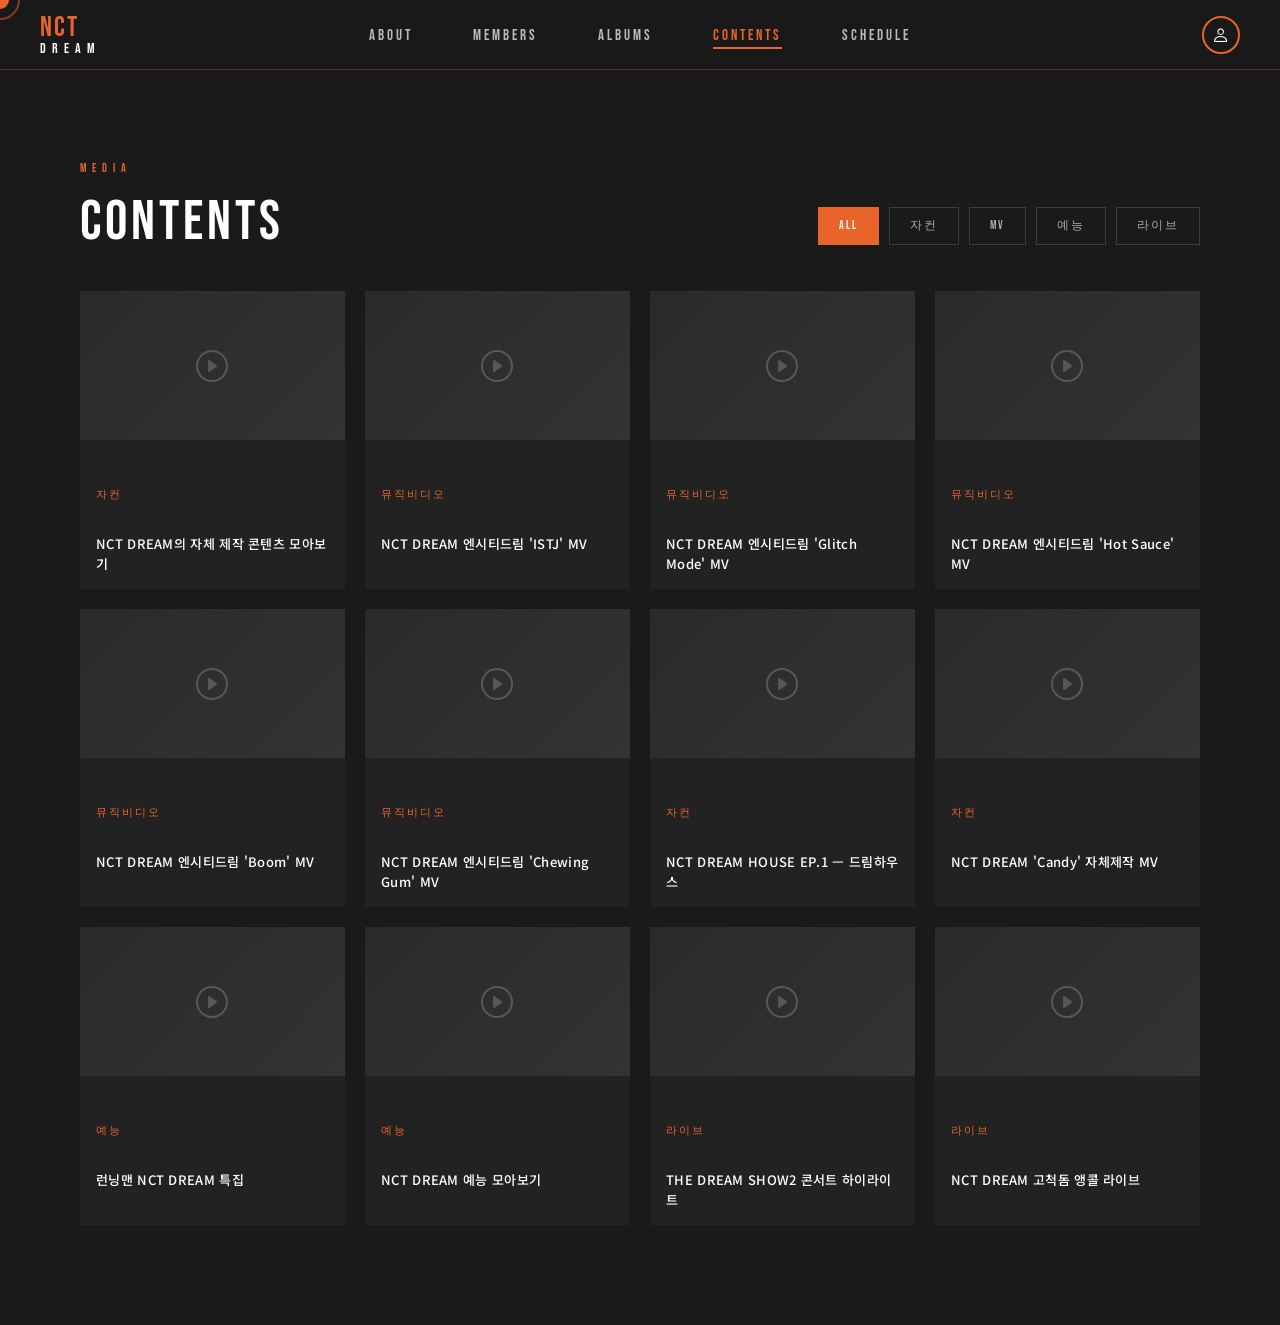
<file: contents.html>
<!DOCTYPE html>
<html lang="ko">

<head>
  <meta charset="utf-8">
  <meta content="width=device-width, initial-scale=1.0" name="viewport">
  <title>CONTENTS · NCT DREAM ARCHIVE</title>
  <link href="https://fonts.googleapis.com/css2?family=Bebas+Neue&family=Noto+Sans+KR:wght@300;400;500;700&display=swap"
    rel="stylesheet">
  <link href="assets/vendor/bootstrap/css/bootstrap.min.css" rel="stylesheet">
  <link href="assets/vendor/bootstrap-icons/bootstrap-icons.css" rel="stylesheet">
  <link href="assets/css/style.css" rel="stylesheet">
  <style>
    :root {
      --orange: #E8642A;
      --dark: #1a1a1a;
      --dark2: #222222;
      --dark3: #2a2a2a;
      --white: #ffffff;
      --gray: #aaaaaa;
    }

    * {
      box-sizing: border-box;
      margin: 0;
      padding: 0;
    }

    body {
      background: var(--dark);
      color: var(--white);
      font-family: 'Noto Sans KR', sans-serif;
      cursor: none;
      overflow-x: hidden;
    }

    #cursor {
      width: 18px;
      height: 18px;
      background: var(--orange);
      border-radius: 50%;
      position: fixed;
      pointer-events: none;
      z-index: 99999;
      transform: translate(-50%, -50%);
      transition: width .2s, height .2s;
    }

    #cursor-ring {
      width: 40px;
      height: 40px;
      border: 2px solid var(--orange);
      border-radius: 50%;
      position: fixed;
      pointer-events: none;
      z-index: 99998;
      transform: translate(-50%, -50%);
      transition: all .15s ease;
      opacity: .5;
    }

    #header {
      background: rgba(26, 26, 26, .92);
      backdrop-filter: blur(10px);
      border-bottom: 1px solid rgba(232, 100, 42, .3);
      position: fixed;
      top: 0;
      width: 100%;
      z-index: 9000;
      padding: 0 40px;
      height: 70px;
      display: flex;
      align-items: center;
      justify-content: space-between;
    }

    .logo-text {
      font-family: 'Bebas Neue', sans-serif;
      font-size: 28px;
      color: var(--orange);
      letter-spacing: 2px;
      line-height: 1;
      text-decoration: none;
    }

    .logo-text span {
      display: block;
      font-size: 14px;
      color: var(--white);
      letter-spacing: 6px;
    }

    #navbar {
      position: absolute;
      left: 50%;
      transform: translateX(-50%);
    }

    #navbar ul {
      list-style: none;
      display: flex;
      gap: 60px;
      margin: 0;
      padding: 0;
      align-items: center;
    }

    #navbar ul li a {
      font-family: 'Bebas Neue', sans-serif;
      font-size: 15px;
      letter-spacing: 3px;
      color: rgba(255, 255, 255, .7);
      text-decoration: none;
      transition: color .3s;
      position: relative;
    }

    #navbar ul li a::after {
      content: '';
      position: absolute;
      bottom: -4px;
      left: 0;
      width: 0;
      height: 2px;
      background: var(--orange);
      transition: width .3s;
    }

    #navbar ul li a:hover {
      color: var(--white);
    }

    #navbar ul li a.active {
      color: var(--orange);
    }

    #navbar ul li a:hover::after,
    #navbar ul li a.active::after {
      width: 100%;
    }

    .login-btn {
      width: 38px;
      height: 38px;
      border-radius: 50%;
      border: 2px solid var(--orange);
      background: transparent;
      color: var(--white);
      display: flex;
      align-items: center;
      justify-content: center;
      cursor: none;
      transition: all .3s;
      font-size: 18px;
    }

    .login-btn:hover {
      background: var(--orange);
    }

    .login-btn i {
      display: inline-flex;
      line-height: 1;
    }

    .login-btn i.bi-box-arrow-right {
      transform: translate(3px, 0);
    }

    .page-wrapper {
      padding-top: 70px;
    }

    
    .page-header {
      padding: 60px 80px 40px;
      display: flex;
      align-items: flex-end;
      justify-content: space-between;
    }

    .section-label {
      font-family: 'Bebas Neue', sans-serif;
      font-size: 12px;
      letter-spacing: 6px;
      color: var(--orange);
      margin-bottom: 12px;
    }

    .section-heading {
      font-family: 'Bebas Neue', sans-serif;
      font-size: 56px;
      color: var(--white);
      letter-spacing: 4px;
      line-height: 1;
    }

    
    .filter-bar {
      display: flex;
      gap: 10px;
      padding-bottom: 6px;
    }

    .filter-btn {
      font-family: 'Bebas Neue', sans-serif;
      font-size: 12px;
      letter-spacing: 2px;
      padding: 8px 20px;
      border: 1px solid rgba(255, 255, 255, .15);
      background: transparent;
      color: var(--gray);
      cursor: none;
      transition: all 0.3s;
    }

    .filter-btn:hover {
      border-color: var(--orange);
      color: var(--white);
    }

    .filter-btn.active {
      background: var(--orange);
      border-color: var(--orange);
      color: var(--white);
    }

    
    .content-grid {
      padding: 0 80px 100px;
      display: grid;
      grid-template-columns: repeat(4, 1fr);
      gap: 20px;
    }

    
    .content-card {
      background: var(--dark2);
      cursor: none;
      text-decoration: none;
      display: block;
      transition: transform 0.3s;
      position: relative;
      overflow: hidden;
    }

    .content-card:hover {
      transform: translateY(-6px);
    }

    .content-card:hover .card-overlay {
      opacity: 1;
    }

    .content-card:hover .card-thumb img {
      transform: scale(1.05);
    }

    
    .card-thumb {
      position: relative;
      padding-top: 56.25%;
      
      overflow: hidden;
      background: var(--dark3);
    }

    .card-thumb img {
      position: absolute;
      inset: 0;
      width: 100%;
      height: 100%;
      object-fit: cover;
      transition: transform 0.4s ease;
    }

    .card-thumb-placeholder {
      position: absolute;
      inset: 0;
      display: flex;
      align-items: center;
      justify-content: center;
      background: linear-gradient(135deg, var(--dark3), #333);
    }

    .card-thumb-placeholder i {
      font-size: 32px;
      color: rgba(255, 255, 255, .2);
    }

    
    .card-overlay {
      position: absolute;
      inset: 0;
      background: rgba(232, 100, 42, .15);
      display: flex;
      align-items: center;
      justify-content: center;
      opacity: 0;
      transition: opacity 0.3s;
    }

    .card-overlay i {
      font-size: 48px;
      color: var(--white);
      filter: drop-shadow(0 2px 8px rgba(0, 0, 0, .5));
    }

    
    .card-info {
      padding: 16px;
    }

    .card-category {
      font-family: 'Bebas Neue', sans-serif;
      font-size: 11px;
      letter-spacing: 2px;
      color: var(--orange);
      margin-bottom: 6px;
    }

    .card-title {
      font-size: 13px;
      font-weight: 500;
      color: var(--white);
      line-height: 1.5;
      display: -webkit-box;
      -webkit-line-clamp: 2;
      -webkit-box-orient: vertical;
      overflow: hidden;
    }

    
    .content-card.hidden {
      display: none;
    }

    
    #login-modal {
      display: none;
      position: fixed;
      inset: 0;
      background: rgba(0, 0, 0, .85);
      z-index: 99000;
      align-items: center;
      justify-content: center;
      backdrop-filter: blur(4px);
    }

    #login-modal.open {
      display: flex;
    }

    .modal-box {
      background: var(--dark2);
      border: 1px solid rgba(232, 100, 42, .3);
      padding: 60px 50px;
      width: 700px;
      max-width: 95vw;
      position: relative;
    }

    .modal-close {
      position: absolute;
      top: 20px;
      right: 24px;
      background: none;
      border: none;
      color: var(--white);
      font-size: 24px;
      cursor: none;
      transition: color .3s;
    }

    .modal-close:hover {
      color: var(--orange);
    }

    .modal-title {
      font-family: 'Bebas Neue', sans-serif;
      font-size: 48px;
      letter-spacing: 6px;
      text-align: center;
      margin-bottom: 8px;
    }

    .modal-subtitle {
      text-align: center;
      color: var(--gray);
      font-size: 13px;
      letter-spacing: 2px;
      margin-bottom: 48px;
    }

    .member-grid {
      display: flex;
      justify-content: center;
      gap: 20px;
      flex-wrap: wrap;
    }

    .member-card {
      display: flex;
      flex-direction: column;
      align-items: center;
      gap: 10px;
      cursor: none;
      transition: transform .3s;
    }

    .member-card:hover {
      transform: translateY(-6px);
    }

    .member-avatar {
      width: 80px;
      height: 80px;
      border-radius: 50%;
      border: 3px solid transparent;
      background: var(--dark3);
      display: flex;
      align-items: center;
      justify-content: center;
      font-family: 'Bebas Neue', sans-serif;
      font-size: 24px;
      color: var(--gray);
      transition: border-color .3s;
    }

    .member-card:hover .member-avatar,
    .member-card.selected .member-avatar {
      border-color: var(--orange);
    }

    .member-card.selected .member-name {
      color: var(--orange);
    }

    .member-name {
      font-family: 'Bebas Neue', sans-serif;
      font-size: 14px;
      letter-spacing: 2px;
      color: var(--white);
      transition: color .3s;
    }

    .modal-confirm {
      display: block;
      margin: 40px auto 0;
      background: var(--orange);
      color: var(--white);
      font-family: 'Bebas Neue', sans-serif;
      font-size: 16px;
      letter-spacing: 3px;
      padding: 14px 48px;
      border: none;
      cursor: none;
      transition: background .3s;
    }

    .modal-confirm:hover {
      background: #c9551f;
    }
  </style>
</head>

<body>
  <div id="cursor"></div>
  <div id="cursor-ring"></div>

  <header id="header">
    <a href="index.html" class="logo-text">NCT<span>DREAM</span></a>
    <nav id="navbar">
      <ul>
        <li><a href="index.html#about">ABOUT</a></li>
        <li><a href="members.html">MEMBERS</a></li>
        <li><a href="albums.html">ALBUMS</a></li>
        <li><a href="contents.html" class="active">CONTENTS</a></li>
        <li><a href="schedule.html">SCHEDULE</a></li>
      </ul>
    </nav>
    <button class="login-btn" id="login-open-btn"><i class="bi bi-person"></i></button>
  </header>

  <div class="page-wrapper">

    <div class="page-header">
      <div>
        <p class="section-label">MEDIA</p>
        <h1 class="section-heading">CONTENTS</h1>
      </div>
      <div class="filter-bar">
        <button class="filter-btn active" data-filter="all">ALL</button>
        <button class="filter-btn" data-filter="자컨">자컨</button>
        <button class="filter-btn" data-filter="뮤직비디오">MV</button>
        <button class="filter-btn" data-filter="예능">예능</button>
        <button class="filter-btn" data-filter="라이브">라이브</button>
      </div>
    </div>

    <div class="content-grid" id="contentGrid">

      
      <a href="https://www.youtube.com/@NCTDREAM" target="_blank" class="content-card" data-category="자컨">
        <div class="card-thumb">
          <div class="card-thumb-placeholder"><i class="bi bi-play-circle"></i></div>
          <div class="card-overlay"><i class="bi bi-youtube"></i></div>
        </div>
        <div class="card-info">
          <p class="card-category">자컨</p>
          <p class="card-title">NCT DREAM의 자체 제작 콘텐츠 모아보기</p>
        </div>
      </a>

      <a href="https://youtu.be/XDnGdcgd3Pc?si=3LJoF22zzFrG1Sw5" target="_blank" class="content-card"
        data-category="뮤직비디오">
        <div class="card-thumb">
          <div class="card-thumb-placeholder"><i class="bi bi-play-circle"></i></div>
          <div class="card-overlay"><i class="bi bi-youtube"></i></div>
        </div>
        <div class="card-info">
          <p class="card-category">뮤직비디오</p>
          <p class="card-title">NCT DREAM 엔시티드림 'ISTJ' MV</p>
        </div>
      </a>

      <a href="https://youtu.be/oZP2h3WIzqk?si=xhHGkExp3MtiNjEo" target="_blank" class="content-card"
        data-category="뮤직비디오">
        <div class="card-thumb">
          <div class="card-thumb-placeholder"><i class="bi bi-play-circle"></i></div>
          <div class="card-overlay"><i class="bi bi-youtube"></i></div>
        </div>
        <div class="card-info">
          <p class="card-category">뮤직비디오</p>
          <p class="card-title">NCT DREAM 엔시티드림 'Glitch Mode' MV</p>
        </div>
      </a>

      <a href="https://youtu.be/PkKnp4SdE-w?si=uJyUKSYLgMVULWwk" target="_blank" class="content-card"
        data-category="뮤직비디오">
        <div class="card-thumb">
          <div class="card-thumb-placeholder"><i class="bi bi-play-circle"></i></div>
          <div class="card-overlay"><i class="bi bi-youtube"></i></div>
        </div>
        <div class="card-info">
          <p class="card-category">뮤직비디오</p>
          <p class="card-title">NCT DREAM 엔시티드림 'Hot Sauce' MV</p>
        </div>
      </a>

      <a href="https://youtu.be/6oHCHMWsric" target="_blank" class="content-card" data-category="뮤직비디오">
        <div class="card-thumb">
          <div class="card-thumb-placeholder"><i class="bi bi-play-circle"></i></div>
          <div class="card-overlay"><i class="bi bi-youtube"></i></div>
        </div>
        <div class="card-info">
          <p class="card-category">뮤직비디오</p>
          <p class="card-title">NCT DREAM 엔시티드림 'Boom' MV</p>
        </div>
      </a>

      <a href="https://youtu.be/vjumGpkFNSc" target="_blank" class="content-card" data-category="뮤직비디오">
        <div class="card-thumb">
          <div class="card-thumb-placeholder"><i class="bi bi-play-circle"></i></div>
          <div class="card-overlay"><i class="bi bi-youtube"></i></div>
        </div>
        <div class="card-info">
          <p class="card-category">뮤직비디오</p>
          <p class="card-title">NCT DREAM 엔시티드림 'Chewing Gum' MV</p>
        </div>
      </a>

      <a href="https://www.youtube.com/@NCTDREAM" target="_blank" class="content-card" data-category="자컨">
        <div class="card-thumb">
          <div class="card-thumb-placeholder"><i class="bi bi-play-circle"></i></div>
          <div class="card-overlay"><i class="bi bi-youtube"></i></div>
        </div>
        <div class="card-info">
          <p class="card-category">자컨</p>
          <p class="card-title">NCT DREAM HOUSE EP.1 — 드림하우스</p>
        </div>
      </a>

      <a href="https://www.youtube.com/@NCTDREAM" target="_blank" class="content-card" data-category="자컨">
        <div class="card-thumb">
          <div class="card-thumb-placeholder"><i class="bi bi-play-circle"></i></div>
          <div class="card-overlay"><i class="bi bi-youtube"></i></div>
        </div>
        <div class="card-info">
          <p class="card-category">자컨</p>
          <p class="card-title">NCT DREAM 'Candy' 자체제작 MV</p>
        </div>
      </a>

      <a href="https://www.youtube.com/@NCTDREAM" target="_blank" class="content-card" data-category="예능">
        <div class="card-thumb">
          <div class="card-thumb-placeholder"><i class="bi bi-play-circle"></i></div>
          <div class="card-overlay"><i class="bi bi-youtube"></i></div>
        </div>
        <div class="card-info">
          <p class="card-category">예능</p>
          <p class="card-title">런닝맨 NCT DREAM 특집</p>
        </div>
      </a>

      <a href="https://www.youtube.com/@NCTDREAM" target="_blank" class="content-card" data-category="예능">
        <div class="card-thumb">
          <div class="card-thumb-placeholder"><i class="bi bi-play-circle"></i></div>
          <div class="card-overlay"><i class="bi bi-youtube"></i></div>
        </div>
        <div class="card-info">
          <p class="card-category">예능</p>
          <p class="card-title">NCT DREAM 예능 모아보기</p>
        </div>
      </a>

      <a href="https://www.youtube.com/@NCTDREAM" target="_blank" class="content-card" data-category="라이브">
        <div class="card-thumb">
          <div class="card-thumb-placeholder"><i class="bi bi-play-circle"></i></div>
          <div class="card-overlay"><i class="bi bi-youtube"></i></div>
        </div>
        <div class="card-info">
          <p class="card-category">라이브</p>
          <p class="card-title">THE DREAM SHOW2 콘서트 하이라이트</p>
        </div>
      </a>

      <a href="https://www.youtube.com/@NCTDREAM" target="_blank" class="content-card" data-category="라이브">
        <div class="card-thumb">
          <div class="card-thumb-placeholder"><i class="bi bi-play-circle"></i></div>
          <div class="card-overlay"><i class="bi bi-youtube"></i></div>
        </div>
        <div class="card-info">
          <p class="card-category">라이브</p>
          <p class="card-title">NCT DREAM 고척돔 앵콜 라이브</p>
        </div>
      </a>

    </div>
  </div>

  
  <div id="login-modal">
    <div class="modal-box">
      <button class="modal-close" id="login-close-btn">✕</button>
      <h2 class="modal-title">LOGIN</h2>
      <p class="modal-subtitle">최애 멤버를 선택하세요</p>
      <div class="member-grid">
        <div class="member-card" data-member="renjun" onclick="selectMember(this)">
          <div class="member-avatar">RJ</div><span class="member-name">RENJUN</span>
        </div>
        <div class="member-card" data-member="jeno" onclick="selectMember(this)">
          <div class="member-avatar">JN</div><span class="member-name">JENO</span>
        </div>
        <div class="member-card" data-member="haechan" onclick="selectMember(this)">
          <div class="member-avatar">HC</div><span class="member-name">HAECHAN</span>
        </div>
        <div class="member-card" data-member="jaemin" onclick="selectMember(this)">
          <div class="member-avatar">JM</div><span class="member-name">JAEMIN</span>
        </div>
        <div class="member-card" data-member="chenle" onclick="selectMember(this)">
          <div class="member-avatar">CL</div><span class="member-name">CHENLE</span>
        </div>
        <div class="member-card" data-member="jisung" onclick="selectMember(this)">
          <div class="member-avatar">JS</div><span class="member-name">JISUNG</span>
        </div>
      </div>
      <button class="modal-confirm" id="modal-confirm-btn">SELECT</button>
    </div>
  </div>

  <script src="assets/vendor/bootstrap/js/bootstrap.bundle.min.js"></script>
  <script>
    const cursor = document.getElementById('cursor');
    const cursorRing = document.getElementById('cursor-ring');
    document.addEventListener('mousemove', (e) => {
      cursor.style.left = e.clientX + 'px'; cursor.style.top = e.clientY + 'px';
      cursorRing.style.left = e.clientX + 'px'; cursorRing.style.top = e.clientY + 'px';
    });
    document.querySelectorAll('a, button').forEach(el => {
      el.addEventListener('mouseenter', () => {
        if (cursor.style.backgroundImage) {
          cursor.style.width = '50px';
          cursor.style.height = '50px';
        } else {
          cursor.style.width = '28px';
          cursor.style.height = '28px';
          cursorRing.style.width = '55px';
          cursorRing.style.height = '55px';
        }
      });
      el.addEventListener('mouseleave', () => {
        if (cursor.style.backgroundImage) {
          cursor.style.width = '40px';
          cursor.style.height = '40px';
        } else {
          cursor.style.width = '18px';
          cursor.style.height = '18px';
          cursorRing.style.width = '40px';
          cursorRing.style.height = '40px';
        }
      });
    });

    
    const filterBtns = document.querySelectorAll('.filter-btn');
    const cards = document.querySelectorAll('.content-card');

    filterBtns.forEach(btn => {
      btn.addEventListener('click', () => {
        filterBtns.forEach(b => b.classList.remove('active'));
        btn.classList.add('active');
        const filter = btn.dataset.filter;
        cards.forEach(card => {
          if (filter === 'all' || card.dataset.category === filter) {
            card.classList.remove('hidden');
          } else {
            card.classList.add('hidden');
          }
        });
      });
    });

    const modal = document.getElementById('login-modal');
    document.getElementById('login-open-btn').addEventListener('click', () => {
      const saved = localStorage.getItem('ncd-member');
      if (saved) {
        localStorage.removeItem('ncd-member');
        const cursor = document.getElementById('cursor');
        const cursorRing = document.getElementById('cursor-ring');
        if (cursor) {
          cursor.style.backgroundImage = '';
          cursor.style.backgroundColor = 'var(--orange)';
          cursor.style.borderRadius = '50%';
          cursor.style.width = '18px';
          cursor.style.height = '18px';
        }
        if (cursorRing) {
          cursorRing.style.display = 'block';
          cursorRing.style.width = '40px';
          cursorRing.style.height = '40px';
        }
        document.querySelectorAll('.member-card').forEach(c => c.classList.remove('selected'));
        updateLoginButtonState();
        alert('로그아웃되었습니다!');
      } else {
        modal.classList.add('open');
      }
    });
    document.getElementById('login-close-btn').addEventListener('click', () => modal.classList.remove('open'));
    modal.addEventListener('click', (e) => { if (e.target === modal) modal.classList.remove('open'); });
    let selectedMember = localStorage.getItem('ncd-member') || 'renjun';
    function selectMember(card) {
      document.querySelectorAll('.member-card').forEach(c => c.classList.remove('selected'));
      card.classList.add('selected'); selectedMember = card.dataset.member;
    }
    document.getElementById('modal-confirm-btn').addEventListener('click', () => {
      localStorage.setItem('ncd-member', selectedMember);
      modal.classList.remove('open');
      applyCursor(selectedMember);
      updateLoginButtonState();
      alert(selectedMember.toUpperCase() + ' 으로 로그인되었습니다!');
    });
    function applyCursor(member) {
      if (member) {
        const cursor = document.getElementById('cursor');
        const cursorRing = document.getElementById('cursor-ring');
        if (cursor) {
          cursor.style.backgroundImage = `url('assets/img/cursor-${member}.png')`;
          cursor.style.backgroundSize = 'contain';
          cursor.style.backgroundPosition = 'center';
          cursor.style.backgroundRepeat = 'no-repeat';
          cursor.style.backgroundColor = 'transparent';
          cursor.style.borderRadius = '0';
          cursor.style.width = '40px';
          cursor.style.height = '40px';
        }
        if (cursorRing) {
          cursorRing.style.display = 'none';
        }
      }
    }
    function updateLoginButtonState() {
      const loginBtn = document.getElementById('login-open-btn');
      const saved = localStorage.getItem('ncd-member');
      if (saved) {
        loginBtn.innerHTML = '<i class="bi bi-box-arrow-right"></i>';
      } else {
        loginBtn.innerHTML = '<i class="bi bi-person"></i>';
      }
    }
    const saved = localStorage.getItem('ncd-member');
    if (saved) {
      const card = document.querySelector('[data-member="' + saved + '"]');
      if (card) selectMember(card);
      applyCursor(saved);
    }
    updateLoginButtonState();
  </script>
</body>

</html>
</file>
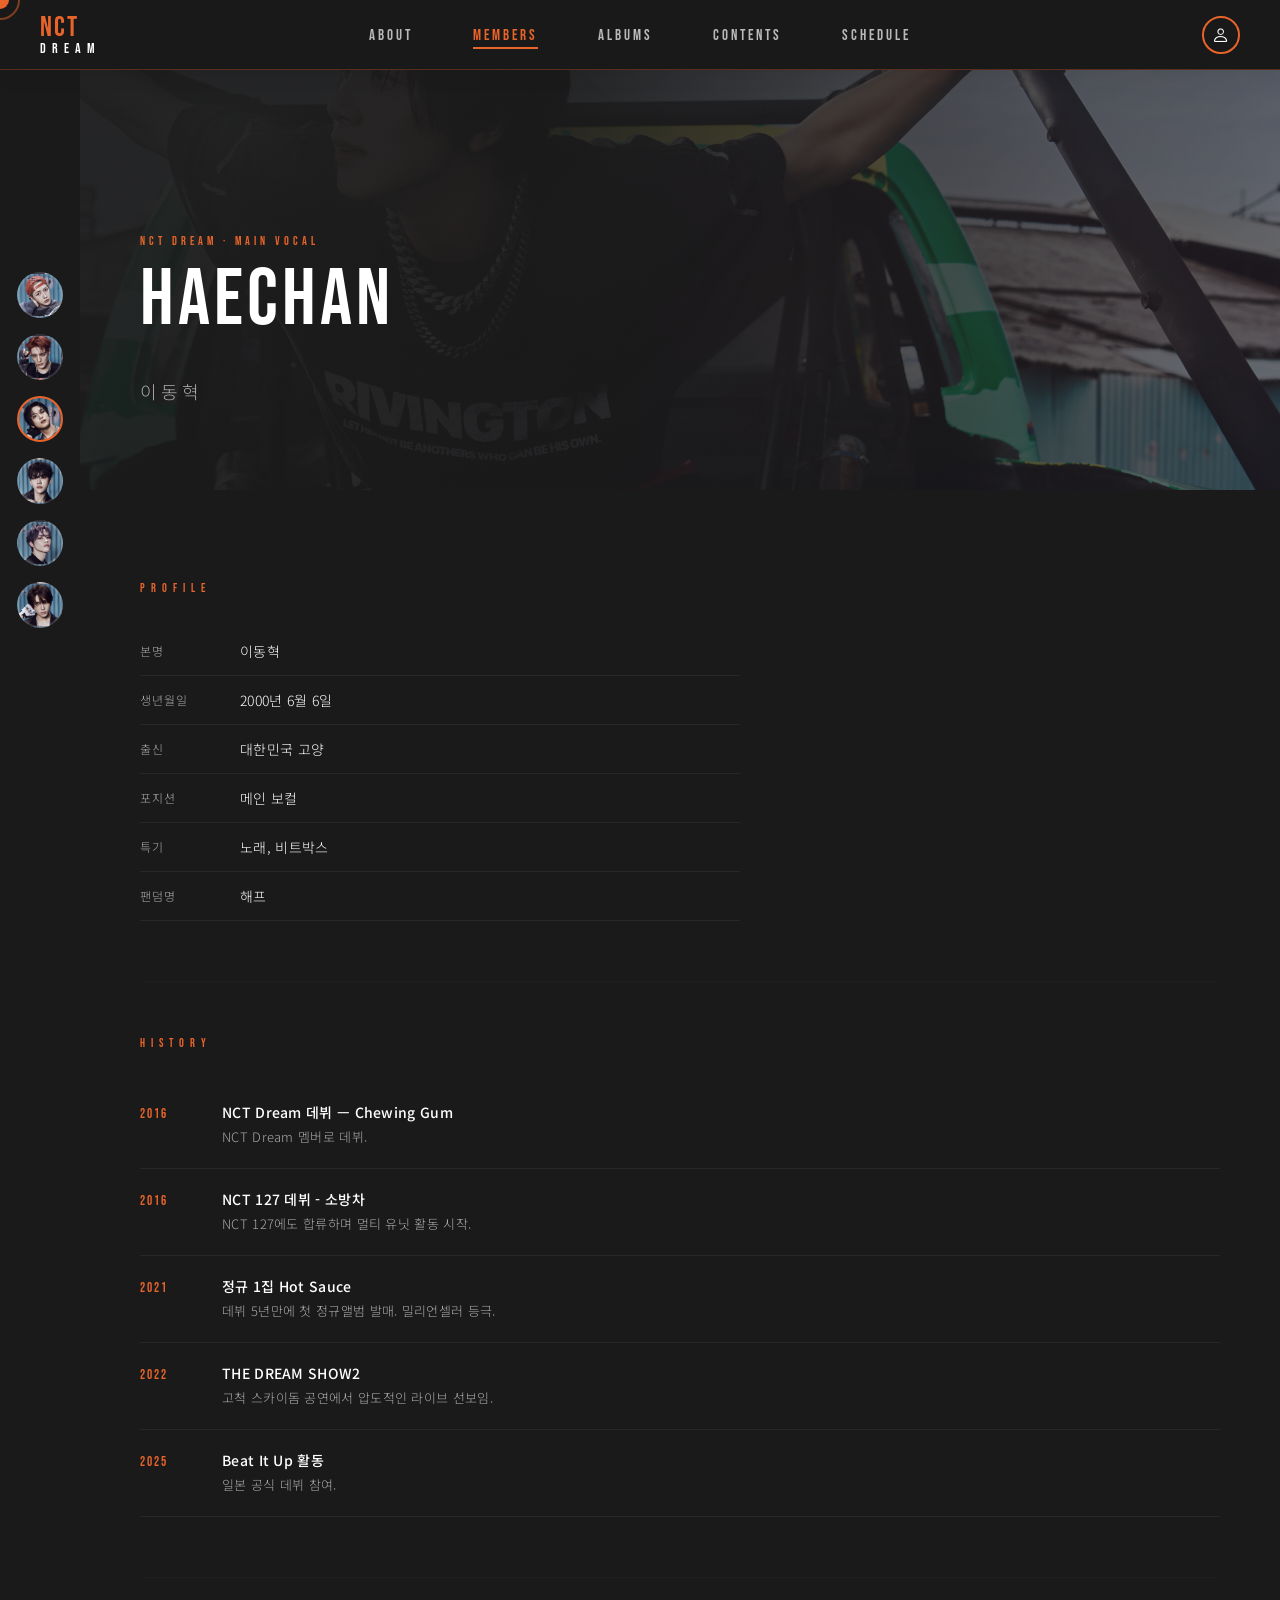
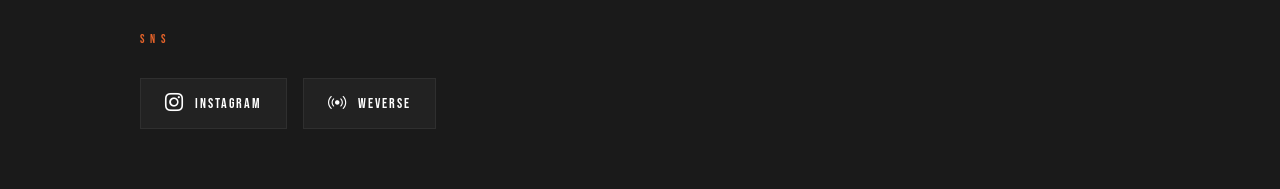
<file: haechan.html>
<!DOCTYPE html>
<html lang="ko">

<head>
  <meta charset="utf-8">
  <meta content="width=device-width, initial-scale=1.0" name="viewport">
  <title>HAECHAN · NCT DREAM ARCHIVE</title>
  <link href="https://fonts.googleapis.com/css2?family=Bebas+Neue&family=Noto+Sans+KR:wght@300;400;500;700&display=swap"
    rel="stylesheet">
  <link href="assets/vendor/bootstrap/css/bootstrap.min.css" rel="stylesheet">
  <link href="assets/vendor/bootstrap-icons/bootstrap-icons.css" rel="stylesheet">
  <link href="assets/css/style.css" rel="stylesheet">
  <style>
    :root {
      --orange: #E8642A;
      --dark: #1a1a1a;
      --dark2: #222222;
      --dark3: #2a2a2a;
      --white: #ffffff;
      --gray: #aaaaaa;
    }

    * {
      box-sizing: border-box;
      margin: 0;
      padding: 0;
    }

    body {
      background: var(--dark);
      color: var(--white);
      font-family: 'Noto Sans KR', sans-serif;
      cursor: none;
      overflow-x: hidden;
    }

    #cursor {
      width: 18px;
      height: 18px;
      background: var(--orange);
      border-radius: 50%;
      position: fixed;
      pointer-events: none;
      z-index: 99999;
      transform: translate(-50%, -50%);
      transition: width .2s, height .2s;
    }

    #cursor-ring {
      width: 40px;
      height: 40px;
      border: 2px solid var(--orange);
      border-radius: 50%;
      position: fixed;
      pointer-events: none;
      z-index: 99998;
      transform: translate(-50%, -50%);
      transition: all .15s ease;
      opacity: .5;
    }

    #header {
      background: rgba(26, 26, 26, .92);
      backdrop-filter: blur(10px);
      border-bottom: 1px solid rgba(232, 100, 42, .3);
      position: fixed;
      top: 0;
      width: 100%;
      z-index: 9000;
      padding: 0 40px;
      height: 70px;
      display: flex;
      align-items: center;
      justify-content: space-between;
    }

    .logo-text {
      font-family: 'Bebas Neue', sans-serif;
      font-size: 28px;
      color: var(--orange);
      letter-spacing: 2px;
      line-height: 1;
      text-decoration: none;
    }

    .logo-text span {
      display: block;
      font-size: 14px;
      color: var(--white);
      letter-spacing: 6px;
    }

    #navbar {
      position: absolute;
      left: 50%;
      transform: translateX(-50%);
    }

    #navbar ul {
      list-style: none;
      display: flex;
      gap: 60px;
      margin: 0;
      padding: 0;
      align-items: center;
    }

    #navbar ul li a {
      font-family: 'Bebas Neue', sans-serif;
      font-size: 15px;
      letter-spacing: 3px;
      color: rgba(255, 255, 255, .7);
      text-decoration: none;
      transition: color .3s;
      position: relative;
    }

    #navbar ul li a::after {
      content: '';
      position: absolute;
      bottom: -4px;
      left: 0;
      width: 0;
      height: 2px;
      background: var(--orange);
      transition: width .3s;
    }

    #navbar ul li a:hover {
      color: var(--white);
    }

    #navbar ul li a.active {
      color: var(--orange);
    }

    #navbar ul li a:hover::after,
    #navbar ul li a.active::after {
      width: 100%;
    }

    .login-btn {
      width: 38px;
      height: 38px;
      border-radius: 50%;
      border: 2px solid var(--orange);
      background: transparent;
      color: var(--white);
      display: flex;
      align-items: center;
      justify-content: center;
      cursor: none;
      transition: all .3s;
      font-size: 18px;
    }

    .login-btn:hover {
      background: var(--orange);
    }

    .login-btn i {
      display: inline-flex;
      line-height: 1;
    }

    .login-btn i.bi-box-arrow-right {
      transform: translate(3px, 0);
    }

    .page-wrapper {
      display: flex;
      padding-top: 70px;
      min-height: 100vh;
    }

    .member-sidenav {
      width: 80px;
      background: transparent;
      position: fixed;
      top: 0;
      left: 0;
      height: 100vh;
      display: flex;
      flex-direction: column;
      align-items: center;
      justify-content: center;
      gap: 16px;
      z-index: 100;
    }

    .member-nav-item {
      display: flex;
      flex-direction: column;
      align-items: center;
      gap: 6px;
      cursor: none;
      text-decoration: none;
      position: relative;
    }

    .member-nav-avatar {
      width: 46px;
      height: 46px;
      border-radius: 50%;
      border: 2px solid rgba(255, 255, 255, .15);
      background: rgba(255, 255, 255, .08);
      display: flex;
      align-items: center;
      justify-content: center;
      font-family: 'Bebas Neue', sans-serif;
      font-size: 13px;
      color: var(--gray);
      transition: all .3s;
      overflow: hidden;
      backdrop-filter: blur(4px);
    }

    .member-nav-item:hover .member-nav-avatar {
      border-color: var(--orange);
      background: rgba(232, 100, 42, .15);
      color: var(--white);
      transform: scale(1.1);
    }

    .member-nav-item.active .member-nav-avatar {
      border-color: var(--orange);
      background: var(--orange);
      color: var(--white);
    }

    .member-nav-item::after {
      content: attr(data-label);
      position: absolute;
      left: 60px;
      background: rgba(26, 26, 26, .9);
      color: var(--white);
      font-family: 'Bebas Neue', sans-serif;
      font-size: 12px;
      letter-spacing: 2px;
      padding: 6px 12px;
      white-space: nowrap;
      opacity: 0;
      pointer-events: none;
      transition: opacity .2s;
      border-left: 2px solid var(--orange);
    }

    .member-nav-item:hover::after {
      opacity: 1;
    }

    .member-content {
      margin-left: 80px;
      flex: 1;
      min-height: calc(100vh - 70px);
    }

    .member-hero {
      position: relative;
      height: 420px;
      overflow: hidden;
      background: var(--dark2);
    }

    .member-hero-bg {
      position: absolute;
      inset: 0;
      background: linear-gradient(to right, rgba(26, 26, 26, .9) 40%, rgba(26, 26, 26, .3) 100%);
      z-index: 1;
    }

    .member-hero-fallback {
      position: absolute;
      inset: 0;
      background: radial-gradient(ellipse at 70% 50%, rgba(232, 100, 42, .12) 0%, transparent 70%);
    }

    .member-hero-info {
      position: relative;
      z-index: 2;
      padding: 60px;
      height: 100%;
      display: flex;
      flex-direction: column;
      justify-content: flex-end;
    }

    .member-tag {
      font-family: 'Bebas Neue', sans-serif;
      font-size: 12px;
      letter-spacing: 4px;
      color: var(--orange);
      margin-bottom: 8px;
    }

    .member-name-big {
      font-family: 'Bebas Neue', sans-serif;
      font-size: 80px;
      line-height: .9;
      color: var(--white);
      letter-spacing: 4px;
      margin-bottom: 16px;
    }

    .member-name-kr {
      font-size: 18px;
      color: var(--gray);
      letter-spacing: 4px;
    }

    .member-detail {
      padding: 60px;
    }

    .profile-grid {
      max-width: 600px;
      margin-bottom: 60px;
    }

    .section-label {
      font-family: 'Bebas Neue', sans-serif;
      font-size: 12px;
      letter-spacing: 6px;
      color: var(--orange);
      margin-bottom: 24px;
    }

    .profile-table {
      width: 100%;
      border-collapse: collapse;
    }

    .profile-table tr {
      border-bottom: 1px solid rgba(255, 255, 255, .06);
    }

    .profile-table td {
      padding: 14px 0;
      font-size: 14px;
    }

    .profile-table td:first-child {
      color: var(--gray);
      width: 100px;
      font-size: 12px;
      letter-spacing: 1px;
    }

    .profile-table td:last-child {
      color: var(--white);
    }

    .member-desc {
      color: var(--gray);
      font-size: 14px;
      line-height: 2;
    }

    .history-section {
      margin-bottom: 60px;
    }

    .history-list {
      display: flex;
      flex-direction: column;
    }

    .history-item {
      display: flex;
      gap: 32px;
      padding: 20px 0;
      border-bottom: 1px solid rgba(255, 255, 255, .06);
      align-items: flex-start;
    }

    .history-year {
      font-family: 'Bebas Neue', sans-serif;
      font-size: 13px;
      letter-spacing: 2px;
      color: var(--orange);
      min-width: 50px;
      padding-top: 2px;
    }

    .history-title {
      font-size: 14px;
      font-weight: 500;
      color: var(--white);
      margin-bottom: 4px;
    }

    .history-desc {
      font-size: 13px;
      color: var(--gray);
      line-height: 1.7;
    }

    .sns-links {
      display: flex;
      gap: 16px;
      flex-wrap: wrap;
    }

    .sns-link {
      display: flex;
      align-items: center;
      gap: 10px;
      background: var(--dark2);
      border: 1px solid rgba(255, 255, 255, .06);
      padding: 14px 24px;
      color: var(--white);
      text-decoration: none;
      font-family: 'Bebas Neue', sans-serif;
      font-size: 14px;
      letter-spacing: 2px;
      transition: all .3s;
    }

    .sns-link:hover {
      border-color: var(--orange);
      color: var(--orange);
    }

    .sns-link i {
      font-size: 18px;
    }

    .section-divider {
      border: none;
      border-top: 1px solid rgba(255, 255, 255, .06);
      margin: 48px 0;
    }

    #login-modal {
      display: none;
      position: fixed;
      inset: 0;
      background: rgba(0, 0, 0, .85);
      z-index: 99000;
      align-items: center;
      justify-content: center;
      backdrop-filter: blur(4px);
    }

    #login-modal.open {
      display: flex;
    }

    .modal-box {
      background: var(--dark2);
      border: 1px solid rgba(232, 100, 42, .3);
      padding: 60px 50px;
      width: 700px;
      max-width: 95vw;
      position: relative;
    }

    .modal-close {
      position: absolute;
      top: 20px;
      right: 24px;
      background: none;
      border: none;
      color: var(--white);
      font-size: 24px;
      cursor: none;
      transition: color .3s;
    }

    .modal-close:hover {
      color: var(--orange);
    }

    .modal-title {
      font-family: 'Bebas Neue', sans-serif;
      font-size: 48px;
      letter-spacing: 6px;
      text-align: center;
      margin-bottom: 8px;
    }

    .modal-subtitle {
      text-align: center;
      color: var(--gray);
      font-size: 13px;
      letter-spacing: 2px;
      margin-bottom: 48px;
    }

    .member-grid {
      display: flex;
      justify-content: center;
      gap: 20px;
      flex-wrap: wrap;
    }

    .member-card {
      display: flex;
      flex-direction: column;
      align-items: center;
      gap: 10px;
      cursor: none;
      transition: transform .3s;
    }

    .member-card:hover {
      transform: translateY(-6px);
    }

    .member-avatar {
      width: 80px;
      height: 80px;
      border-radius: 50%;
      border: 3px solid transparent;
      background: var(--dark3);
      display: flex;
      align-items: center;
      justify-content: center;
      font-family: 'Bebas Neue', sans-serif;
      font-size: 24px;
      color: var(--gray);
      transition: border-color .3s;
    }

    .member-card:hover .member-avatar,
    .member-card.selected .member-avatar {
      border-color: var(--orange);
    }

    .member-card.selected .member-name {
      color: var(--orange);
    }

    .member-name {
      font-family: 'Bebas Neue', sans-serif;
      font-size: 14px;
      letter-spacing: 2px;
      color: var(--white);
      transition: color .3s;
    }

    .modal-confirm {
      display: block;
      margin: 40px auto 0;
      background: var(--orange);
      color: var(--white);
      font-family: 'Bebas Neue', sans-serif;
      font-size: 16px;
      letter-spacing: 3px;
      padding: 14px 48px;
      border: none;
      cursor: none;
      transition: background .3s;
    }

    .modal-confirm:hover {
      background: #c9551f;
    }
  </style>
</head>

<body>
  <div id="cursor"></div>
  <div id="cursor-ring"></div>

  <header id="header">
    <a href="index.html" class="logo-text">NCT<span>DREAM</span></a>
    <nav id="navbar">
      <ul>
        <li><a href="index.html#about">ABOUT</a></li>
        <li><a href="members.html" class="active">MEMBERS</a></li>
        <li><a href="albums.html">ALBUMS</a></li>
        <li><a href="contents.html">CONTENTS</a></li>
        <li><a href="schedule.html">SCHEDULE</a></li>
      </ul>
    </nav>
    <button class="login-btn" id="login-open-btn"><i class="bi bi-person"></i></button>
  </header>

  <div class="page-wrapper">
    <nav class="member-sidenav">
      <a href="renjun.html" class="member-nav-item" data-member="renjun" data-label="RENJUN">
        <div class="member-nav-avatar">RJ</div>
      </a>
      <a href="jeno.html" class="member-nav-item" data-member="jeno" data-label="JENO">
        <div class="member-nav-avatar">JN</div>
      </a>
      <a href="haechan.html" class="member-nav-item active" data-member="haechan" data-label="HAECHAN">
        <div class="member-nav-avatar">HC</div>
      </a>
      <a href="jaemin.html" class="member-nav-item" data-member="jaemin" data-label="JAEMIN">
        <div class="member-nav-avatar">JM</div>
      </a>
      <a href="chenle.html" class="member-nav-item" data-member="chenle" data-label="CHENLE">
        <div class="member-nav-avatar">CL</div>
      </a>
      <a href="jisung.html" class="member-nav-item" data-member="jisung" data-label="JISUNG">
        <div class="member-nav-avatar">JS</div>
      </a>
    </nav>

    <div class="member-content">
      <div class="member-hero">
        <div class="member-hero-fallback"></div>
        <img class="member-hero-img" src="assets/img/members/haechan-hero.jpg" alt="haechan">
        <div class="member-hero-bg"></div>
        <div class="member-hero-info">
          <p class="member-tag">NCT DREAM · MAIN VOCAL</p>
          <h1 class="member-name-big">HAECHAN</h1>
          <p class="member-name-kr">이동혁</p>
        </div>
      </div>

      <div class="member-detail">
        <div class="profile-grid">
          <div>
            <p class="section-label">PROFILE</p>
            <table class="profile-table">
              <tr>
                <td>본명</td>
                <td>이동혁</td>
              </tr>
              <tr>
                <td>생년월일</td>
                <td>2000년 6월 6일</td>
              </tr>
              <tr>
                <td>출신</td>
                <td>대한민국 고양</td>
              </tr>
              <tr>
                <td>포지션</td>
                <td>메인 보컬</td>
              </tr>
              <tr>
                <td>특기</td>
                <td>노래, 비트박스</td>
              </tr>
              <tr>
                <td>팬덤명</td>
                <td>해프</td>
              </tr>
            </table>
          </div>
        </div>

        <hr class="section-divider">

        <div class="history-section">
          <p class="section-label">HISTORY</p>
          <div class="history-list">
            <div class="history-item">
              <span class="history-year">2016</span>
              <div class="history-content">
                <div class="history-title">NCT Dream 데뷔 — Chewing Gum</div>
                <div class="history-desc">NCT Dream 멤버로 데뷔.</div>
              </div>
            </div>
            <div class="history-item">
              <span class="history-year">2016</span>
              <div class="history-content">
                <div class="history-title">NCT 127 데뷔 - 소방차</div>
                <div class="history-desc">NCT 127에도 합류하며 멀티 유닛 활동 시작.</div>
              </div>
            </div>
            <div class="history-item">
              <span class="history-year">2021</span>
              <div class="history-content">
                <div class="history-title">정규 1집 Hot Sauce</div>
                <div class="history-desc">데뷔 5년만에 첫 정규앨범 발매. 밀리언셀러 등극.</div>
              </div>
            </div>
            <div class="history-item">
              <span class="history-year">2022</span>
              <div class="history-content">
                <div class="history-title">THE DREAM SHOW2</div>
                <div class="history-desc">고척 스카이돔 공연에서 압도적인 라이브 선보임.</div>
              </div>
            </div>
            <div class="history-item">
              <span class="history-year">2025</span>
              <div class="history-content">
                <div class="history-title">Beat It Up 활동</div>
                <div class="history-desc">일본 공식 데뷔 참여.</div>
              </div>
            </div>
          </div>
        </div>

        <hr class="section-divider">

        <div>
          <p class="section-label">SNS</p>
          <div class="sns-links">
            <a href="https://www.instagram.com/haechanical/" target="_blank" class="sns-link">
              <i class="bi bi-instagram"></i> INSTAGRAM
            </a>
            <a href="https://weverse.io/nctdream" target="_blank" class="sns-link">
              <i class="bi bi-broadcast"></i> WEVERSE
            </a>
          </div>
        </div>
      </div>
    </div>
  </div>

  <div id="login-modal">
    <div class="modal-box">
      <button class="modal-close" id="login-close-btn">✕</button>
      <h2 class="modal-title">LOGIN</h2>
      <p class="modal-subtitle">최애 멤버를 선택하세요</p>
      <div class="member-grid">
        <div class="member-card" data-member="renjun" onclick="selectMember(this)">
          <div class="member-avatar">RJ</div><span class="member-name">RENJUN</span>
        </div>
        <div class="member-card" data-member="jeno" onclick="selectMember(this)">
          <div class="member-avatar">JN</div><span class="member-name">JENO</span>
        </div>
        <div class="member-card" data-member="haechan" onclick="selectMember(this)">
          <div class="member-avatar">HC</div><span class="member-name">HAECHAN</span>
        </div>
        <div class="member-card" data-member="jaemin" onclick="selectMember(this)">
          <div class="member-avatar">JM</div><span class="member-name">JAEMIN</span>
        </div>
        <div class="member-card" data-member="chenle" onclick="selectMember(this)">
          <div class="member-avatar">CL</div><span class="member-name">CHENLE</span>
        </div>
        <div class="member-card" data-member="jisung" onclick="selectMember(this)">
          <div class="member-avatar">JS</div><span class="member-name">JISUNG</span>
        </div>
      </div>
      <button class="modal-confirm" id="modal-confirm-btn">SELECT</button>
    </div>
  </div>

  <script src="assets/vendor/bootstrap/js/bootstrap.bundle.min.js"></script>
  <script>
    const cursor = document.getElementById('cursor');
    const cursorRing = document.getElementById('cursor-ring');
    document.addEventListener('mousemove', (e) => {
      cursor.style.left = e.clientX + 'px'; cursor.style.top = e.clientY + 'px';
      cursorRing.style.left = e.clientX + 'px'; cursorRing.style.top = e.clientY + 'px';
    });
    document.querySelectorAll('a, button').forEach(el => {
      el.addEventListener('mouseenter', () => {
        if (cursor.style.backgroundImage) {
          cursor.style.width = '50px';
          cursor.style.height = '50px';
        } else {
          cursor.style.width = '28px';
          cursor.style.height = '28px';
          cursorRing.style.width = '55px';
          cursorRing.style.height = '55px';
        }
      });
      el.addEventListener('mouseleave', () => {
        if (cursor.style.backgroundImage) {
          cursor.style.width = '40px';
          cursor.style.height = '40px';
        } else {
          cursor.style.width = '18px';
          cursor.style.height = '18px';
          cursorRing.style.width = '40px';
          cursorRing.style.height = '40px';
        }
      });
    });
    const modal = document.getElementById('login-modal');
    document.getElementById('login-open-btn').addEventListener('click', () => {
      const saved = localStorage.getItem('ncd-member');
      if (saved) {
        localStorage.removeItem('ncd-member');
        const cursor = document.getElementById('cursor');
        const cursorRing = document.getElementById('cursor-ring');
        if (cursor) {
          cursor.style.backgroundImage = '';
          cursor.style.backgroundColor = 'var(--orange)';
          cursor.style.borderRadius = '50%';
          cursor.style.width = '18px';
          cursor.style.height = '18px';
        }
        if (cursorRing) {
          cursorRing.style.display = 'block';
          cursorRing.style.width = '40px';
          cursorRing.style.height = '40px';
        }
        document.querySelectorAll('.member-card').forEach(c => c.classList.remove('selected'));
        updateLoginButtonState();
        alert('로그아웃되었습니다!');
      } else {
        modal.classList.add('open');
      }
    });
    document.getElementById('login-close-btn').addEventListener('click', () => modal.classList.remove('open'));
    modal.addEventListener('click', (e) => { if (e.target === modal) modal.classList.remove('open'); });
    let selectedMember = localStorage.getItem('ncd-member') || 'renjun';
    function selectMember(card) {
      document.querySelectorAll('.member-card').forEach(c => c.classList.remove('selected'));
      card.classList.add('selected'); selectedMember = card.dataset.member;
    }
    document.getElementById('modal-confirm-btn').addEventListener('click', () => {
      localStorage.setItem('ncd-member', selectedMember);
      modal.classList.remove('open');
      applyCursor(selectedMember);
      updateLoginButtonState();
      alert(selectedMember.toUpperCase() + ' 으로 로그인되었습니다!');
    });
    function applyCursor(member) {
      if (member) {
        const cursor = document.getElementById('cursor');
        const cursorRing = document.getElementById('cursor-ring');
        if (cursor) {
          cursor.style.backgroundImage = `url('assets/img/cursor-${member}.png')`;
          cursor.style.backgroundSize = 'contain';
          cursor.style.backgroundPosition = 'center';
          cursor.style.backgroundRepeat = 'no-repeat';
          cursor.style.backgroundColor = 'transparent';
          cursor.style.borderRadius = '0';
          cursor.style.width = '40px';
          cursor.style.height = '40px';
        }
        if (cursorRing) {
          cursorRing.style.display = 'none';
        }
      }
    }
    function updateLoginButtonState() {
      const loginBtn = document.getElementById('login-open-btn');
      const saved = localStorage.getItem('ncd-member');
      if (saved) {
        loginBtn.innerHTML = '<i class="bi bi-box-arrow-right"></i>';
      } else {
        loginBtn.innerHTML = '<i class="bi bi-person"></i>';
      }
    }
    const saved = localStorage.getItem('ncd-member');
    if (saved) {
      const card = document.querySelector('[data-member="' + saved + '"]');
      if (card) selectMember(card);
      applyCursor(saved);
    }
    updateLoginButtonState();
  </script>
</body>

</html>
</file>
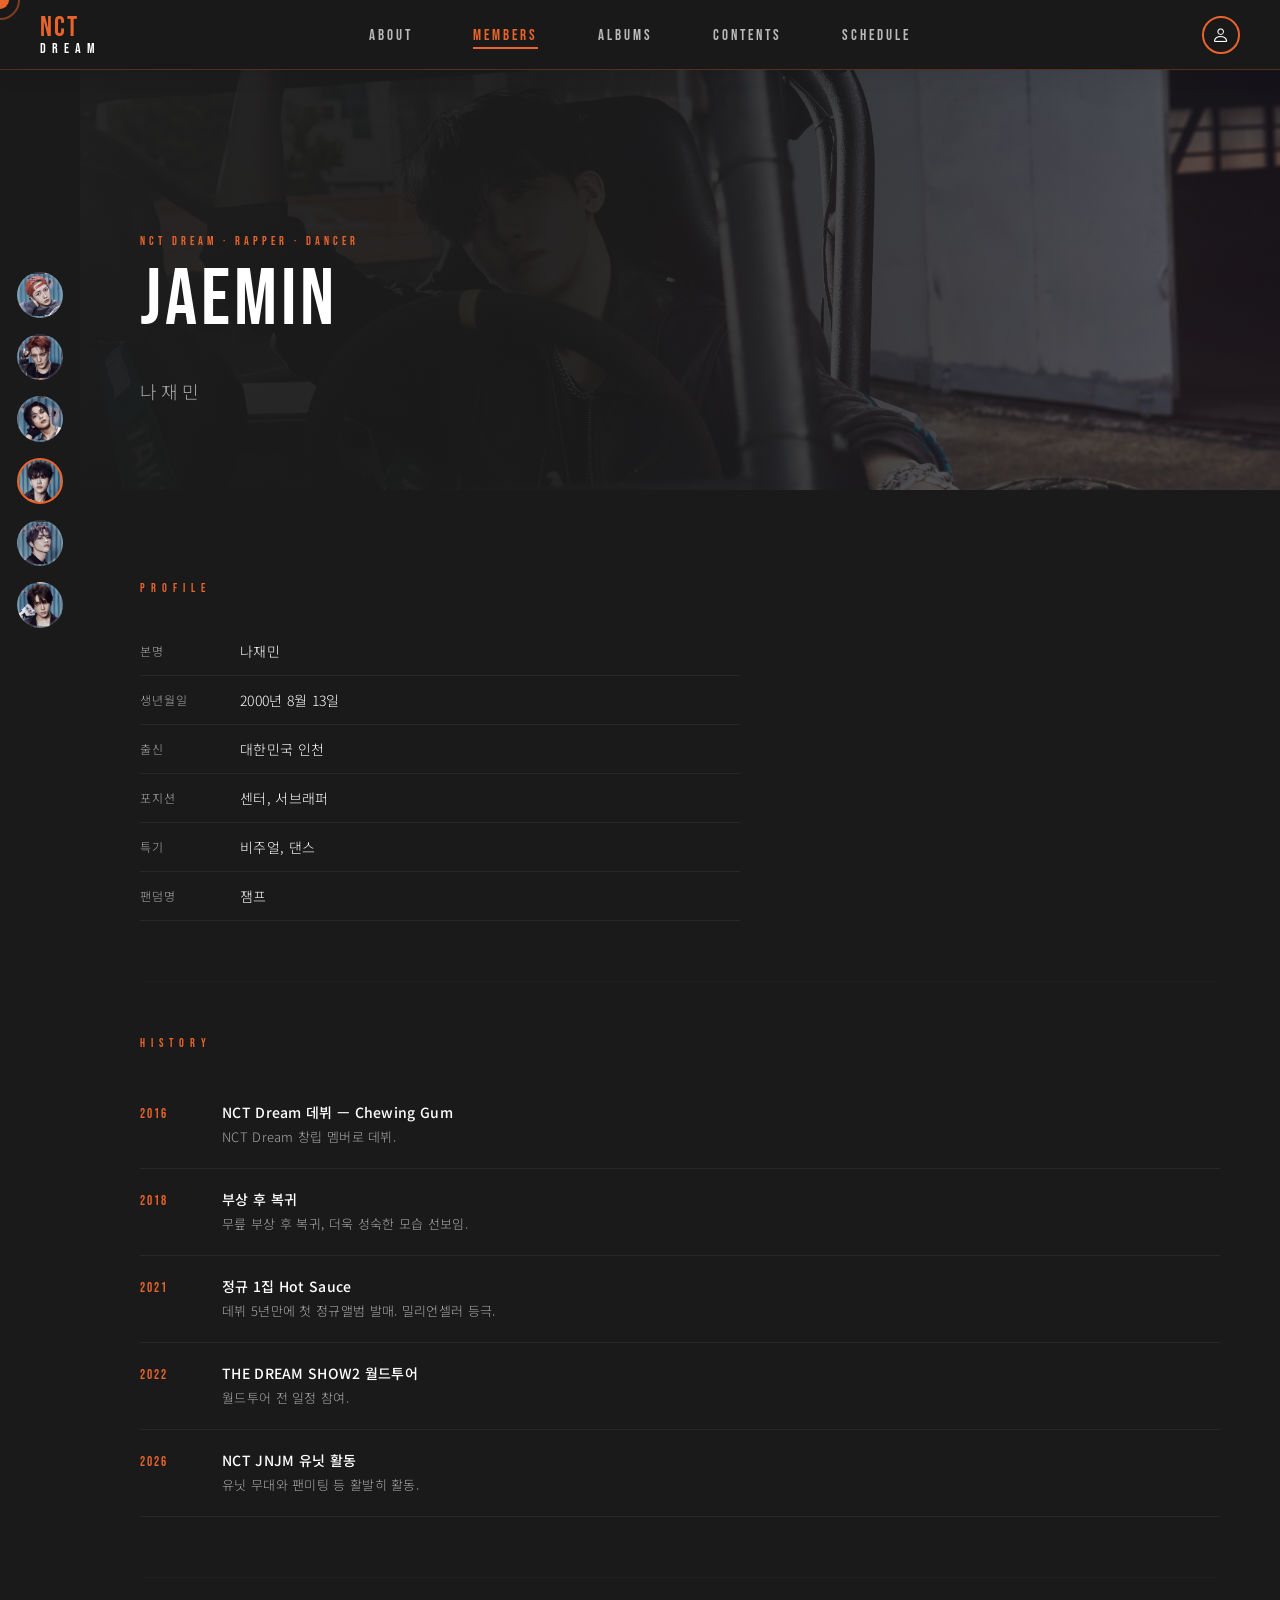
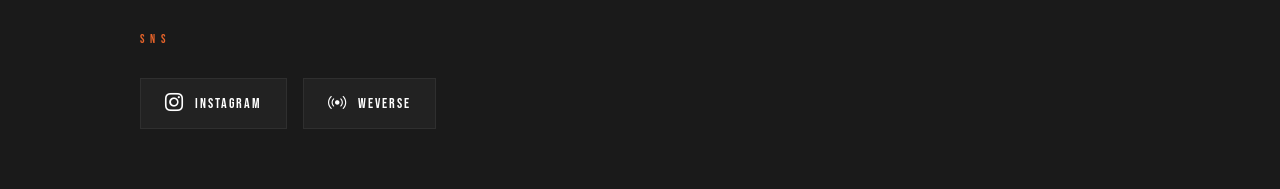
<file: jaemin.html>
<!DOCTYPE html>
<html lang="ko">

<head>
  <meta charset="utf-8">
  <meta content="width=device-width, initial-scale=1.0" name="viewport">
  <title>JAEMIN · NCT DREAM ARCHIVE</title>
  <link href="https://fonts.googleapis.com/css2?family=Bebas+Neue&family=Noto+Sans+KR:wght@300;400;500;700&display=swap"
    rel="stylesheet">
  <link href="assets/vendor/bootstrap/css/bootstrap.min.css" rel="stylesheet">
  <link href="assets/vendor/bootstrap-icons/bootstrap-icons.css" rel="stylesheet">
  <link href="assets/css/style.css" rel="stylesheet">
  <style>
    :root {
      --orange: #E8642A;
      --dark: #1a1a1a;
      --dark2: #222222;
      --dark3: #2a2a2a;
      --white: #ffffff;
      --gray: #aaaaaa;
    }

    * {
      box-sizing: border-box;
      margin: 0;
      padding: 0;
    }

    body {
      background: var(--dark);
      color: var(--white);
      font-family: 'Noto Sans KR', sans-serif;
      cursor: none;
      overflow-x: hidden;
    }

    #cursor {
      width: 18px;
      height: 18px;
      background: var(--orange);
      border-radius: 50%;
      position: fixed;
      pointer-events: none;
      z-index: 99999;
      transform: translate(-50%, -50%);
      transition: width .2s, height .2s;
    }

    #cursor-ring {
      width: 40px;
      height: 40px;
      border: 2px solid var(--orange);
      border-radius: 50%;
      position: fixed;
      pointer-events: none;
      z-index: 99998;
      transform: translate(-50%, -50%);
      transition: all .15s ease;
      opacity: .5;
    }

    #header {
      background: rgba(26, 26, 26, .92);
      backdrop-filter: blur(10px);
      border-bottom: 1px solid rgba(232, 100, 42, .3);
      position: fixed;
      top: 0;
      width: 100%;
      z-index: 9000;
      padding: 0 40px;
      height: 70px;
      display: flex;
      align-items: center;
      justify-content: space-between;
    }

    .logo-text {
      font-family: 'Bebas Neue', sans-serif;
      font-size: 28px;
      color: var(--orange);
      letter-spacing: 2px;
      line-height: 1;
      text-decoration: none;
    }

    .logo-text span {
      display: block;
      font-size: 14px;
      color: var(--white);
      letter-spacing: 6px;
    }

    #navbar {
      position: absolute;
      left: 50%;
      transform: translateX(-50%);
    }

    #navbar ul {
      list-style: none;
      display: flex;
      gap: 60px;
      margin: 0;
      padding: 0;
      align-items: center;
    }

    #navbar ul li a {
      font-family: 'Bebas Neue', sans-serif;
      font-size: 15px;
      letter-spacing: 3px;
      color: rgba(255, 255, 255, .7);
      text-decoration: none;
      transition: color .3s;
      position: relative;
    }

    #navbar ul li a::after {
      content: '';
      position: absolute;
      bottom: -4px;
      left: 0;
      width: 0;
      height: 2px;
      background: var(--orange);
      transition: width .3s;
    }

    #navbar ul li a:hover {
      color: var(--white);
    }

    #navbar ul li a.active {
      color: var(--orange);
    }

    #navbar ul li a:hover::after,
    #navbar ul li a.active::after {
      width: 100%;
    }

    .login-btn {
      width: 38px;
      height: 38px;
      border-radius: 50%;
      border: 2px solid var(--orange);
      background: transparent;
      color: var(--white);
      display: flex;
      align-items: center;
      justify-content: center;
      cursor: none;
      transition: all .3s;
      font-size: 18px;
    }

    .login-btn:hover {
      background: var(--orange);
    }

    .login-btn i {
      display: inline-flex;
      line-height: 1;
    }

    .login-btn i.bi-box-arrow-right {
      transform: translate(3px, 0);
    }

    .page-wrapper {
      display: flex;
      padding-top: 70px;
      min-height: 100vh;
    }

    .member-sidenav {
      width: 80px;
      background: transparent;
      position: fixed;
      top: 0;
      left: 0;
      height: 100vh;
      display: flex;
      flex-direction: column;
      align-items: center;
      justify-content: center;
      gap: 16px;
      z-index: 100;
    }

    .member-nav-item {
      display: flex;
      flex-direction: column;
      align-items: center;
      gap: 6px;
      cursor: none;
      text-decoration: none;
      position: relative;
    }

    .member-nav-avatar {
      width: 46px;
      height: 46px;
      border-radius: 50%;
      border: 2px solid rgba(255, 255, 255, .15);
      background: rgba(255, 255, 255, .08);
      display: flex;
      align-items: center;
      justify-content: center;
      font-family: 'Bebas Neue', sans-serif;
      font-size: 13px;
      color: var(--gray);
      transition: all .3s;
      overflow: hidden;
      backdrop-filter: blur(4px);
    }

    .member-nav-item:hover .member-nav-avatar {
      border-color: var(--orange);
      background: rgba(232, 100, 42, .15);
      color: var(--white);
      transform: scale(1.1);
    }

    .member-nav-item.active .member-nav-avatar {
      border-color: var(--orange);
      background: var(--orange);
      color: var(--white);
    }

    .member-nav-item::after {
      content: attr(data-label);
      position: absolute;
      left: 60px;
      background: rgba(26, 26, 26, .9);
      color: var(--white);
      font-family: 'Bebas Neue', sans-serif;
      font-size: 12px;
      letter-spacing: 2px;
      padding: 6px 12px;
      white-space: nowrap;
      opacity: 0;
      pointer-events: none;
      transition: opacity .2s;
      border-left: 2px solid var(--orange);
    }

    .member-nav-item:hover::after {
      opacity: 1;
    }

    .member-content {
      margin-left: 80px;
      flex: 1;
      min-height: calc(100vh - 70px);
    }

    .member-hero {
      position: relative;
      height: 420px;
      overflow: hidden;
      background: var(--dark2);
    }

    .member-hero-bg {
      position: absolute;
      inset: 0;
      background: linear-gradient(to right, rgba(26, 26, 26, .9) 40%, rgba(26, 26, 26, .3) 100%);
      z-index: 1;
    }

    .member-hero-fallback {
      position: absolute;
      inset: 0;
      background: radial-gradient(ellipse at 70% 50%, rgba(232, 100, 42, .12) 0%, transparent 70%);
    }

    .member-hero-info {
      position: relative;
      z-index: 2;
      padding: 60px;
      height: 100%;
      display: flex;
      flex-direction: column;
      justify-content: flex-end;
    }

    .member-tag {
      font-family: 'Bebas Neue', sans-serif;
      font-size: 12px;
      letter-spacing: 4px;
      color: var(--orange);
      margin-bottom: 8px;
    }

    .member-name-big {
      font-family: 'Bebas Neue', sans-serif;
      font-size: 80px;
      line-height: .9;
      color: var(--white);
      letter-spacing: 4px;
      margin-bottom: 16px;
    }

    .member-name-kr {
      font-size: 18px;
      color: var(--gray);
      letter-spacing: 4px;
    }

    .member-detail {
      padding: 60px;
    }

    .profile-grid {
      max-width: 600px;
      margin-bottom: 60px;
    }

    .section-label {
      font-family: 'Bebas Neue', sans-serif;
      font-size: 12px;
      letter-spacing: 6px;
      color: var(--orange);
      margin-bottom: 24px;
    }

    .profile-table {
      width: 100%;
      border-collapse: collapse;
    }

    .profile-table tr {
      border-bottom: 1px solid rgba(255, 255, 255, .06);
    }

    .profile-table td {
      padding: 14px 0;
      font-size: 14px;
    }

    .profile-table td:first-child {
      color: var(--gray);
      width: 100px;
      font-size: 12px;
      letter-spacing: 1px;
    }

    .profile-table td:last-child {
      color: var(--white);
    }

    .member-desc {
      color: var(--gray);
      font-size: 14px;
      line-height: 2;
    }

    .history-section {
      margin-bottom: 60px;
    }

    .history-list {
      display: flex;
      flex-direction: column;
    }

    .history-item {
      display: flex;
      gap: 32px;
      padding: 20px 0;
      border-bottom: 1px solid rgba(255, 255, 255, .06);
      align-items: flex-start;
    }

    .history-year {
      font-family: 'Bebas Neue', sans-serif;
      font-size: 13px;
      letter-spacing: 2px;
      color: var(--orange);
      min-width: 50px;
      padding-top: 2px;
    }

    .history-title {
      font-size: 14px;
      font-weight: 500;
      color: var(--white);
      margin-bottom: 4px;
    }

    .history-desc {
      font-size: 13px;
      color: var(--gray);
      line-height: 1.7;
    }

    .sns-links {
      display: flex;
      gap: 16px;
      flex-wrap: wrap;
    }

    .sns-link {
      display: flex;
      align-items: center;
      gap: 10px;
      background: var(--dark2);
      border: 1px solid rgba(255, 255, 255, .06);
      padding: 14px 24px;
      color: var(--white);
      text-decoration: none;
      font-family: 'Bebas Neue', sans-serif;
      font-size: 14px;
      letter-spacing: 2px;
      transition: all .3s;
    }

    .sns-link:hover {
      border-color: var(--orange);
      color: var(--orange);
    }

    .sns-link i {
      font-size: 18px;
    }

    .section-divider {
      border: none;
      border-top: 1px solid rgba(255, 255, 255, .06);
      margin: 48px 0;
    }

    #login-modal {
      display: none;
      position: fixed;
      inset: 0;
      background: rgba(0, 0, 0, .85);
      z-index: 99000;
      align-items: center;
      justify-content: center;
      backdrop-filter: blur(4px);
    }

    #login-modal.open {
      display: flex;
    }

    .modal-box {
      background: var(--dark2);
      border: 1px solid rgba(232, 100, 42, .3);
      padding: 60px 50px;
      width: 700px;
      max-width: 95vw;
      position: relative;
    }

    .modal-close {
      position: absolute;
      top: 20px;
      right: 24px;
      background: none;
      border: none;
      color: var(--white);
      font-size: 24px;
      cursor: none;
      transition: color .3s;
    }

    .modal-close:hover {
      color: var(--orange);
    }

    .modal-title {
      font-family: 'Bebas Neue', sans-serif;
      font-size: 48px;
      letter-spacing: 6px;
      text-align: center;
      margin-bottom: 8px;
    }

    .modal-subtitle {
      text-align: center;
      color: var(--gray);
      font-size: 13px;
      letter-spacing: 2px;
      margin-bottom: 48px;
    }

    .member-grid {
      display: flex;
      justify-content: center;
      gap: 20px;
      flex-wrap: wrap;
    }

    .member-card {
      display: flex;
      flex-direction: column;
      align-items: center;
      gap: 10px;
      cursor: none;
      transition: transform .3s;
    }

    .member-card:hover {
      transform: translateY(-6px);
    }

    .member-avatar {
      width: 80px;
      height: 80px;
      border-radius: 50%;
      border: 3px solid transparent;
      background: var(--dark3);
      display: flex;
      align-items: center;
      justify-content: center;
      font-family: 'Bebas Neue', sans-serif;
      font-size: 24px;
      color: var(--gray);
      transition: border-color .3s;
    }

    .member-card:hover .member-avatar,
    .member-card.selected .member-avatar {
      border-color: var(--orange);
    }

    .member-card.selected .member-name {
      color: var(--orange);
    }

    .member-name {
      font-family: 'Bebas Neue', sans-serif;
      font-size: 14px;
      letter-spacing: 2px;
      color: var(--white);
      transition: color .3s;
    }

    .modal-confirm {
      display: block;
      margin: 40px auto 0;
      background: var(--orange);
      color: var(--white);
      font-family: 'Bebas Neue', sans-serif;
      font-size: 16px;
      letter-spacing: 3px;
      padding: 14px 48px;
      border: none;
      cursor: none;
      transition: background .3s;
    }

    .modal-confirm:hover {
      background: #c9551f;
    }
  </style>
</head>

<body>
  <div id="cursor"></div>
  <div id="cursor-ring"></div>

  <header id="header">
    <a href="index.html" class="logo-text">NCT<span>DREAM</span></a>
    <nav id="navbar">
      <ul>
        <li><a href="index.html#about">ABOUT</a></li>
        <li><a href="members.html" class="active">MEMBERS</a></li>
        <li><a href="albums.html">ALBUMS</a></li>
        <li><a href="contents.html">CONTENTS</a></li>
        <li><a href="schedule.html">SCHEDULE</a></li>
      </ul>
    </nav>
    <button class="login-btn" id="login-open-btn"><i class="bi bi-person"></i></button>
  </header>

  <div class="page-wrapper">
    <nav class="member-sidenav">
      <a href="renjun.html" class="member-nav-item" data-member="renjun" data-label="RENJUN">
        <div class="member-nav-avatar">RJ</div>
      </a>
      <a href="jeno.html" class="member-nav-item" data-member="jeno" data-label="JENO">
        <div class="member-nav-avatar">JN</div>
      </a>
      <a href="haechan.html" class="member-nav-item" data-member="haechan" data-label="HAECHAN">
        <div class="member-nav-avatar">HC</div>
      </a>
      <a href="jaemin.html" class="member-nav-item active" data-member="jaemin" data-label="JAEMIN">
        <div class="member-nav-avatar">JM</div>
      </a>
      <a href="chenle.html" class="member-nav-item" data-member="chenle" data-label="CHENLE">
        <div class="member-nav-avatar">CL</div>
      </a>
      <a href="jisung.html" class="member-nav-item" data-member="jisung" data-label="JISUNG">
        <div class="member-nav-avatar">JS</div>
      </a>
    </nav>

    <div class="member-content">
      <div class="member-hero">
        <div class="member-hero-fallback"></div>
        <img class="member-hero-img" src="assets/img/members/jaemin-hero.jpg" alt="jaemin">
        <div class="member-hero-bg"></div>
        <div class="member-hero-info">
          <p class="member-tag">NCT DREAM · RAPPER · DANCER</p>
          <h1 class="member-name-big">JAEMIN</h1>
          <p class="member-name-kr">나재민</p>
        </div>
      </div>

      <div class="member-detail">
        <div class="profile-grid">
          <div>
            <p class="section-label">PROFILE</p>
            <table class="profile-table">
              <tr>
                <td>본명</td>
                <td>나재민</td>
              </tr>
              <tr>
                <td>생년월일</td>
                <td>2000년 8월 13일</td>
              </tr>
              <tr>
                <td>출신</td>
                <td>대한민국 인천</td>
              </tr>
              <tr>
                <td>포지션</td>
                <td>센터, 서브래퍼</td>
              </tr>
              <tr>
                <td>특기</td>
                <td>비주얼, 댄스</td>
              </tr>
              <tr>
                <td>팬덤명</td>
                <td>잼프</td>
              </tr>
            </table>
          </div>
        </div>

        <hr class="section-divider">

        <div class="history-section">
          <p class="section-label">HISTORY</p>
          <div class="history-list">
            <div class="history-item">
              <span class="history-year">2016</span>
              <div class="history-content">
                <div class="history-title">NCT Dream 데뷔 — Chewing Gum</div>
                <div class="history-desc">NCT Dream 창립 멤버로 데뷔.</div>
              </div>
            </div>
            <div class="history-item">
              <span class="history-year">2018</span>
              <div class="history-content">
                <div class="history-title">부상 후 복귀</div>
                <div class="history-desc">무릎 부상 후 복귀, 더욱 성숙한 모습 선보임.</div>
              </div>
            </div>
            <div class="history-item">
              <span class="history-year">2021</span>
              <div class="history-content">
                <div class="history-title">정규 1집 Hot Sauce</div>
                <div class="history-desc">데뷔 5년만에 첫 정규앨범 발매. 밀리언셀러 등극.</div>
              </div>
            </div>
            <div class="history-item">
              <span class="history-year">2022</span>
              <div class="history-content">
                <div class="history-title">THE DREAM SHOW2 월드투어</div>
                <div class="history-desc">월드투어 전 일정 참여.</div>
              </div>
            </div>
            <div class="history-item">
              <span class="history-year">2026</span>
              <div class="history-content">
                <div class="history-title">NCT JNJM 유닛 활동</div>
                <div class="history-desc">유닛 무대와 팬미팅 등 활발히 활동.</div>
              </div>
            </div>
          </div>
        </div>

        <hr class="section-divider">

        <div>
          <p class="section-label">SNS</p>
          <div class="sns-links">
            <a href="https://www.instagram.com/na.jaemin/" target="_blank" class="sns-link">
              <i class="bi bi-instagram"></i> INSTAGRAM
            </a>
            <a href="https://weverse.io/nctdream" target="_blank" class="sns-link">
              <i class="bi bi-broadcast"></i> WEVERSE
            </a>
          </div>
        </div>
      </div>
    </div>
  </div>

  <div id="login-modal">
    <div class="modal-box">
      <button class="modal-close" id="login-close-btn">✕</button>
      <h2 class="modal-title">LOGIN</h2>
      <p class="modal-subtitle">최애 멤버를 선택하세요</p>
      <div class="member-grid">
        <div class="member-card" data-member="renjun" onclick="selectMember(this)">
          <div class="member-avatar">RJ</div><span class="member-name">RENJUN</span>
        </div>
        <div class="member-card" data-member="jeno" onclick="selectMember(this)">
          <div class="member-avatar">JN</div><span class="member-name">JENO</span>
        </div>
        <div class="member-card" data-member="haechan" onclick="selectMember(this)">
          <div class="member-avatar">HC</div><span class="member-name">HAECHAN</span>
        </div>
        <div class="member-card" data-member="jaemin" onclick="selectMember(this)">
          <div class="member-avatar">JM</div><span class="member-name">JAEMIN</span>
        </div>
        <div class="member-card" data-member="chenle" onclick="selectMember(this)">
          <div class="member-avatar">CL</div><span class="member-name">CHENLE</span>
        </div>
        <div class="member-card" data-member="jisung" onclick="selectMember(this)">
          <div class="member-avatar">JS</div><span class="member-name">JISUNG</span>
        </div>
      </div>
      <button class="modal-confirm" id="modal-confirm-btn">SELECT</button>
    </div>
  </div>

  <script src="assets/vendor/bootstrap/js/bootstrap.bundle.min.js"></script>
  <script>
    const cursor = document.getElementById('cursor');
    const cursorRing = document.getElementById('cursor-ring');
    document.addEventListener('mousemove', (e) => {
      cursor.style.left = e.clientX + 'px'; cursor.style.top = e.clientY + 'px';
      cursorRing.style.left = e.clientX + 'px'; cursorRing.style.top = e.clientY + 'px';
    });
    document.querySelectorAll('a, button').forEach(el => {
      el.addEventListener('mouseenter', () => {
        if (cursor.style.backgroundImage) {
          cursor.style.width = '50px';
          cursor.style.height = '50px';
        } else {
          cursor.style.width = '28px';
          cursor.style.height = '28px';
          cursorRing.style.width = '55px';
          cursorRing.style.height = '55px';
        }
      });
      el.addEventListener('mouseleave', () => {
        if (cursor.style.backgroundImage) {
          cursor.style.width = '40px';
          cursor.style.height = '40px';
        } else {
          cursor.style.width = '18px';
          cursor.style.height = '18px';
          cursorRing.style.width = '40px';
          cursorRing.style.height = '40px';
        }
      });
    });
    const modal = document.getElementById('login-modal');
    document.getElementById('login-open-btn').addEventListener('click', () => {
      const saved = localStorage.getItem('ncd-member');
      if (saved) {
        localStorage.removeItem('ncd-member');
        const cursor = document.getElementById('cursor');
        const cursorRing = document.getElementById('cursor-ring');
        if (cursor) {
          cursor.style.backgroundImage = '';
          cursor.style.backgroundColor = 'var(--orange)';
          cursor.style.borderRadius = '50%';
          cursor.style.width = '18px';
          cursor.style.height = '18px';
        }
        if (cursorRing) {
          cursorRing.style.display = 'block';
          cursorRing.style.width = '40px';
          cursorRing.style.height = '40px';
        }
        document.querySelectorAll('.member-card').forEach(c => c.classList.remove('selected'));
        updateLoginButtonState();
        alert('로그아웃되었습니다!');
      } else {
        modal.classList.add('open');
      }
    });
    document.getElementById('login-close-btn').addEventListener('click', () => modal.classList.remove('open'));
    modal.addEventListener('click', (e) => { if (e.target === modal) modal.classList.remove('open'); });
    let selectedMember = localStorage.getItem('ncd-member') || 'renjun';
    function selectMember(card) {
      document.querySelectorAll('.member-card').forEach(c => c.classList.remove('selected'));
      card.classList.add('selected'); selectedMember = card.dataset.member;
    }
    document.getElementById('modal-confirm-btn').addEventListener('click', () => {
      localStorage.setItem('ncd-member', selectedMember);
      modal.classList.remove('open');
      applyCursor(selectedMember);
      updateLoginButtonState();
      alert(selectedMember.toUpperCase() + ' 으로 로그인되었습니다!');
    });
    function applyCursor(member) {
      if (member) {
        const cursor = document.getElementById('cursor');
        const cursorRing = document.getElementById('cursor-ring');
        if (cursor) {
          cursor.style.backgroundImage = `url('assets/img/cursor-${member}.png')`;
          cursor.style.backgroundSize = 'contain';
          cursor.style.backgroundPosition = 'center';
          cursor.style.backgroundRepeat = 'no-repeat';
          cursor.style.backgroundColor = 'transparent';
          cursor.style.borderRadius = '0';
          cursor.style.width = '40px';
          cursor.style.height = '40px';
        }
        if (cursorRing) {
          cursorRing.style.display = 'none';
        }
      }
    }
    function updateLoginButtonState() {
      const loginBtn = document.getElementById('login-open-btn');
      const saved = localStorage.getItem('ncd-member');
      if (saved) {
        loginBtn.innerHTML = '<i class="bi bi-box-arrow-right"></i>';
      } else {
        loginBtn.innerHTML = '<i class="bi bi-person"></i>';
      }
    }
    const saved = localStorage.getItem('ncd-member');
    if (saved) {
      const card = document.querySelector('[data-member="' + saved + '"]');
      if (card) selectMember(card);
      applyCursor(saved);
    }
    updateLoginButtonState();
  </script>
</body>

</html>
</file>
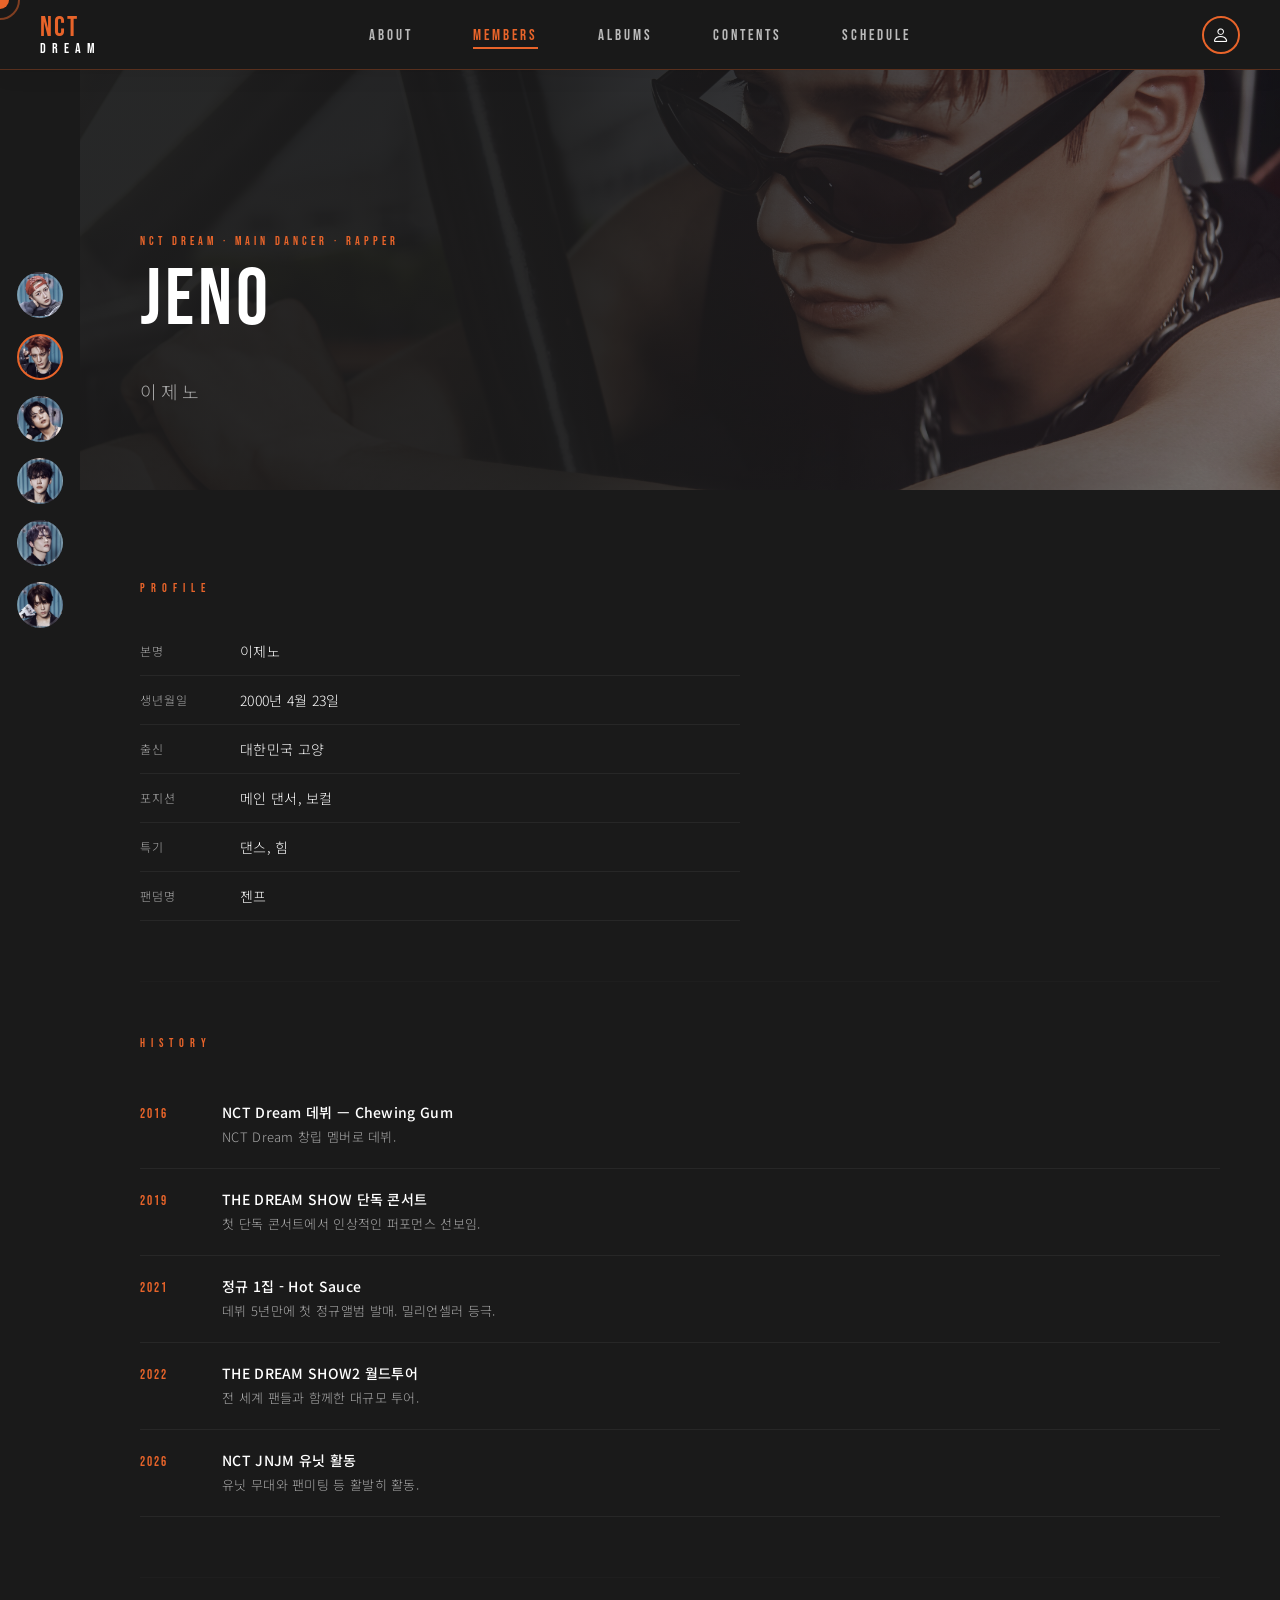
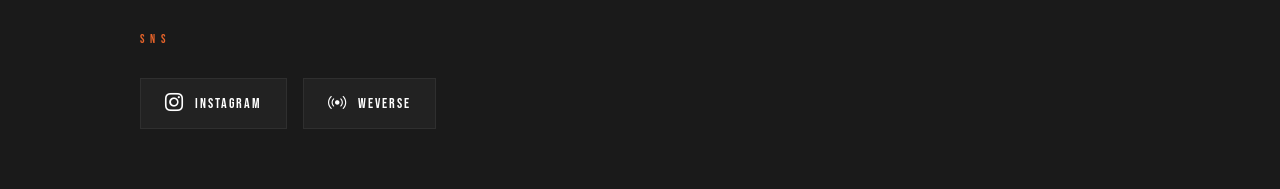
<file: jeno.html>
<!DOCTYPE html>
<html lang="ko">

<head>
  <meta charset="utf-8">
  <meta content="width=device-width, initial-scale=1.0" name="viewport">
  <title>JENO · NCT DREAM ARCHIVE</title>
  <link href="https://fonts.googleapis.com/css2?family=Bebas+Neue&family=Noto+Sans+KR:wght@300;400;500;700&display=swap"
    rel="stylesheet">
  <link href="assets/vendor/bootstrap/css/bootstrap.min.css" rel="stylesheet">
  <link href="assets/vendor/bootstrap-icons/bootstrap-icons.css" rel="stylesheet">
  <link href="assets/css/style.css" rel="stylesheet">
  <style>
    :root {
      --orange: #E8642A;
      --dark: #1a1a1a;
      --dark2: #222222;
      --dark3: #2a2a2a;
      --white: #ffffff;
      --gray: #aaaaaa;
    }

    * {
      box-sizing: border-box;
      margin: 0;
      padding: 0;
    }

    body {
      background: var(--dark);
      color: var(--white);
      font-family: 'Noto Sans KR', sans-serif;
      cursor: none;
      overflow-x: hidden;
    }

    #cursor {
      width: 18px;
      height: 18px;
      background: var(--orange);
      border-radius: 50%;
      position: fixed;
      pointer-events: none;
      z-index: 99999;
      transform: translate(-50%, -50%);
      transition: width .2s, height .2s;
    }

    #cursor-ring {
      width: 40px;
      height: 40px;
      border: 2px solid var(--orange);
      border-radius: 50%;
      position: fixed;
      pointer-events: none;
      z-index: 99998;
      transform: translate(-50%, -50%);
      transition: all .15s ease;
      opacity: .5;
    }

    #header {
      background: rgba(26, 26, 26, .92);
      backdrop-filter: blur(10px);
      border-bottom: 1px solid rgba(232, 100, 42, .3);
      position: fixed;
      top: 0;
      width: 100%;
      z-index: 9000;
      padding: 0 40px;
      height: 70px;
      display: flex;
      align-items: center;
      justify-content: space-between;
    }

    .logo-text {
      font-family: 'Bebas Neue', sans-serif;
      font-size: 28px;
      color: var(--orange);
      letter-spacing: 2px;
      line-height: 1;
      text-decoration: none;
    }

    .logo-text span {
      display: block;
      font-size: 14px;
      color: var(--white);
      letter-spacing: 6px;
    }

    #navbar {
      position: absolute;
      left: 50%;
      transform: translateX(-50%);
    }

    #navbar ul {
      list-style: none;
      display: flex;
      gap: 60px;
      margin: 0;
      padding: 0;
      align-items: center;
    }

    #navbar ul li a {
      font-family: 'Bebas Neue', sans-serif;
      font-size: 15px;
      letter-spacing: 3px;
      color: rgba(255, 255, 255, .7);
      text-decoration: none;
      transition: color .3s;
      position: relative;
    }

    #navbar ul li a::after {
      content: '';
      position: absolute;
      bottom: -4px;
      left: 0;
      width: 0;
      height: 2px;
      background: var(--orange);
      transition: width .3s;
    }

    #navbar ul li a:hover {
      color: var(--white);
    }

    #navbar ul li a.active {
      color: var(--orange);
    }

    #navbar ul li a:hover::after,
    #navbar ul li a.active::after {
      width: 100%;
    }

    .login-btn {
      width: 38px;
      height: 38px;
      border-radius: 50%;
      border: 2px solid var(--orange);
      background: transparent;
      color: var(--white);
      display: flex;
      align-items: center;
      justify-content: center;
      cursor: none;
      transition: all .3s;
      font-size: 18px;
    }

    .login-btn:hover {
      background: var(--orange);
    }

    .login-btn i {
      display: inline-flex;
      line-height: 1;
    }

    .login-btn i.bi-box-arrow-right {
      transform: translate(3px, 0);
    }

    .page-wrapper {
      display: flex;
      padding-top: 70px;
      min-height: 100vh;
    }

    .member-sidenav {
      width: 80px;
      background: transparent;
      position: fixed;
      top: 0;
      left: 0;
      height: 100vh;
      display: flex;
      flex-direction: column;
      align-items: center;
      justify-content: center;
      gap: 16px;
      z-index: 100;
    }

    .member-nav-item {
      display: flex;
      flex-direction: column;
      align-items: center;
      gap: 6px;
      cursor: none;
      text-decoration: none;
      position: relative;
    }

    .member-nav-avatar {
      width: 46px;
      height: 46px;
      border-radius: 50%;
      border: 2px solid rgba(255, 255, 255, .15);
      background: rgba(255, 255, 255, .08);
      display: flex;
      align-items: center;
      justify-content: center;
      font-family: 'Bebas Neue', sans-serif;
      font-size: 13px;
      color: var(--gray);
      transition: all .3s;
      overflow: hidden;
      backdrop-filter: blur(4px);
    }

    .member-nav-item:hover .member-nav-avatar {
      border-color: var(--orange);
      background: rgba(232, 100, 42, .15);
      color: var(--white);
      transform: scale(1.1);
    }

    .member-nav-item.active .member-nav-avatar {
      border-color: var(--orange);
      background: var(--orange);
      color: var(--white);
    }

    .member-nav-item::after {
      content: attr(data-label);
      position: absolute;
      left: 60px;
      background: rgba(26, 26, 26, .9);
      color: var(--white);
      font-family: 'Bebas Neue', sans-serif;
      font-size: 12px;
      letter-spacing: 2px;
      padding: 6px 12px;
      white-space: nowrap;
      opacity: 0;
      pointer-events: none;
      transition: opacity .2s;
      border-left: 2px solid var(--orange);
    }

    .member-nav-item:hover::after {
      opacity: 1;
    }

    .member-content {
      margin-left: 80px;
      flex: 1;
      min-height: calc(100vh - 70px);
    }

    .member-hero {
      position: relative;
      height: 420px;
      overflow: hidden;
      background: var(--dark2);
    }

    .member-hero-bg {
      position: absolute;
      inset: 0;
      background: linear-gradient(to right, rgba(26, 26, 26, .9) 40%, rgba(26, 26, 26, .3) 100%);
      z-index: 1;
    }

    .member-hero-fallback {
      position: absolute;
      inset: 0;
      background: radial-gradient(ellipse at 70% 50%, rgba(232, 100, 42, .12) 0%, transparent 70%);
    }

    .member-hero-info {
      position: relative;
      z-index: 2;
      padding: 60px;
      height: 100%;
      display: flex;
      flex-direction: column;
      justify-content: flex-end;
    }

    .member-tag {
      font-family: 'Bebas Neue', sans-serif;
      font-size: 12px;
      letter-spacing: 4px;
      color: var(--orange);
      margin-bottom: 8px;
    }

    .member-name-big {
      font-family: 'Bebas Neue', sans-serif;
      font-size: 80px;
      line-height: .9;
      color: var(--white);
      letter-spacing: 4px;
      margin-bottom: 16px;
    }

    .member-name-kr {
      font-size: 18px;
      color: var(--gray);
      letter-spacing: 4px;
    }

    .member-detail {
      padding: 60px;
    }

    .profile-grid {
      max-width: 600px;
      margin-bottom: 60px;
    }

    .section-label {
      font-family: 'Bebas Neue', sans-serif;
      font-size: 12px;
      letter-spacing: 6px;
      color: var(--orange);
      margin-bottom: 24px;
    }

    .profile-table {
      width: 100%;
      border-collapse: collapse;
    }

    .profile-table tr {
      border-bottom: 1px solid rgba(255, 255, 255, .06);
    }

    .profile-table td {
      padding: 14px 0;
      font-size: 14px;
    }

    .profile-table td:first-child {
      color: var(--gray);
      width: 100px;
      font-size: 12px;
      letter-spacing: 1px;
    }

    .profile-table td:last-child {
      color: var(--white);
    }

    .member-desc {
      color: var(--gray);
      font-size: 14px;
      line-height: 2;
    }

    .history-section {
      margin-bottom: 60px;
    }

    .history-list {
      display: flex;
      flex-direction: column;
    }

    .history-item {
      display: flex;
      gap: 32px;
      padding: 20px 0;
      border-bottom: 1px solid rgba(255, 255, 255, .06);
      align-items: flex-start;
    }

    .history-year {
      font-family: 'Bebas Neue', sans-serif;
      font-size: 13px;
      letter-spacing: 2px;
      color: var(--orange);
      min-width: 50px;
      padding-top: 2px;
    }

    .history-title {
      font-size: 14px;
      font-weight: 500;
      color: var(--white);
      margin-bottom: 4px;
    }

    .history-desc {
      font-size: 13px;
      color: var(--gray);
      line-height: 1.7;
    }

    .sns-links {
      display: flex;
      gap: 16px;
      flex-wrap: wrap;
    }

    .sns-link {
      display: flex;
      align-items: center;
      gap: 10px;
      background: var(--dark2);
      border: 1px solid rgba(255, 255, 255, .06);
      padding: 14px 24px;
      color: var(--white);
      text-decoration: none;
      font-family: 'Bebas Neue', sans-serif;
      font-size: 14px;
      letter-spacing: 2px;
      transition: all .3s;
    }

    .sns-link:hover {
      border-color: var(--orange);
      color: var(--orange);
    }

    .sns-link i {
      font-size: 18px;
    }

    .section-divider {
      border: none;
      border-top: 1px solid rgba(255, 255, 255, .06);
      margin: 48px 0;
    }

    #login-modal {
      display: none;
      position: fixed;
      inset: 0;
      background: rgba(0, 0, 0, .85);
      z-index: 99000;
      align-items: center;
      justify-content: center;
      backdrop-filter: blur(4px);
    }

    #login-modal.open {
      display: flex;
    }

    .modal-box {
      background: var(--dark2);
      border: 1px solid rgba(232, 100, 42, .3);
      padding: 60px 50px;
      width: 700px;
      max-width: 95vw;
      position: relative;
    }

    .modal-close {
      position: absolute;
      top: 20px;
      right: 24px;
      background: none;
      border: none;
      color: var(--white);
      font-size: 24px;
      cursor: none;
      transition: color .3s;
    }

    .modal-close:hover {
      color: var(--orange);
    }

    .modal-title {
      font-family: 'Bebas Neue', sans-serif;
      font-size: 48px;
      letter-spacing: 6px;
      text-align: center;
      margin-bottom: 8px;
    }

    .modal-subtitle {
      text-align: center;
      color: var(--gray);
      font-size: 13px;
      letter-spacing: 2px;
      margin-bottom: 48px;
    }

    .member-grid {
      display: flex;
      justify-content: center;
      gap: 20px;
      flex-wrap: wrap;
    }

    .member-card {
      display: flex;
      flex-direction: column;
      align-items: center;
      gap: 10px;
      cursor: none;
      transition: transform .3s;
    }

    .member-card:hover {
      transform: translateY(-6px);
    }

    .member-avatar {
      width: 80px;
      height: 80px;
      border-radius: 50%;
      border: 3px solid transparent;
      background: var(--dark3);
      display: flex;
      align-items: center;
      justify-content: center;
      font-family: 'Bebas Neue', sans-serif;
      font-size: 24px;
      color: var(--gray);
      transition: border-color .3s;
    }

    .member-card:hover .member-avatar,
    .member-card.selected .member-avatar {
      border-color: var(--orange);
    }

    .member-card.selected .member-name {
      color: var(--orange);
    }

    .member-name {
      font-family: 'Bebas Neue', sans-serif;
      font-size: 14px;
      letter-spacing: 2px;
      color: var(--white);
      transition: color .3s;
    }

    .modal-confirm {
      display: block;
      margin: 40px auto 0;
      background: var(--orange);
      color: var(--white);
      font-family: 'Bebas Neue', sans-serif;
      font-size: 16px;
      letter-spacing: 3px;
      padding: 14px 48px;
      border: none;
      cursor: none;
      transition: background .3s;
    }

    .modal-confirm:hover {
      background: #c9551f;
    }
  </style>
</head>

<body>
  <div id="cursor"></div>
  <div id="cursor-ring"></div>

  <header id="header">
    <a href="index.html" class="logo-text">NCT<span>DREAM</span></a>
    <nav id="navbar">
      <ul>
        <li><a href="index.html#about">ABOUT</a></li>
        <li><a href="members.html" class="active">MEMBERS</a></li>
        <li><a href="albums.html">ALBUMS</a></li>
        <li><a href="contents.html">CONTENTS</a></li>
        <li><a href="schedule.html">SCHEDULE</a></li>
      </ul>
    </nav>
    <button class="login-btn" id="login-open-btn"><i class="bi bi-person"></i></button>
  </header>

  <div class="page-wrapper">
    <nav class="member-sidenav">
      <a href="renjun.html" class="member-nav-item" data-member="renjun" data-label="RENJUN">
        <div class="member-nav-avatar">RJ</div>
      </a>
      <a href="jeno.html" class="member-nav-item active" data-member="jeno" data-label="JENO">
        <div class="member-nav-avatar">JN</div>
      </a>
      <a href="haechan.html" class="member-nav-item" data-member="haechan" data-label="HAECHAN">
        <div class="member-nav-avatar">HC</div>
      </a>
      <a href="jaemin.html" class="member-nav-item" data-member="jaemin" data-label="JAEMIN">
        <div class="member-nav-avatar">JM</div>
      </a>
      <a href="chenle.html" class="member-nav-item" data-member="chenle" data-label="CHENLE">
        <div class="member-nav-avatar">CL</div>
      </a>
      <a href="jisung.html" class="member-nav-item" data-member="jisung" data-label="JISUNG">
        <div class="member-nav-avatar">JS</div>
      </a>
    </nav>

    <div class="member-content">
      <div class="member-hero">
        <div class="member-hero-fallback"></div>
        <img class="member-hero-img" src="assets/img/members/jeno-hero.jpg" alt="jeno">
        <div class="member-hero-bg"></div>
        <div class="member-hero-info">
          <p class="member-tag">NCT DREAM · MAIN DANCER · RAPPER</p>
          <h1 class="member-name-big">JENO</h1>
          <p class="member-name-kr">이제노</p>
        </div>
      </div>

      <div class="member-detail">
        <div class="profile-grid">
          <div>
            <p class="section-label">PROFILE</p>
            <table class="profile-table">
              <tr>
                <td>본명</td>
                <td>이제노</td>
              </tr>
              <tr>
                <td>생년월일</td>
                <td>2000년 4월 23일</td>
              </tr>
              <tr>
                <td>출신</td>
                <td>대한민국 고양</td>
              </tr>
              <tr>
                <td>포지션</td>
                <td>메인 댄서, 보컬</td>
              </tr>
              <tr>
                <td>특기</td>
                <td>댄스, 힘</td>
              </tr>
              <tr>
                <td>팬덤명</td>
                <td>젠프</td>
              </tr>
            </table>
          </div>
        </div>

        <hr class="section-divider">

        <div class="history-section">
          <p class="section-label">HISTORY</p>
          <div class="history-list">
            <div class="history-item">
              <span class="history-year">2016</span>
              <div class="history-content">
                <div class="history-title">NCT Dream 데뷔 — Chewing Gum</div>
                <div class="history-desc">NCT Dream 창립 멤버로 데뷔.</div>
              </div>
            </div>
            <div class="history-item">
              <span class="history-year">2019</span>
              <div class="history-content">
                <div class="history-title">THE DREAM SHOW 단독 콘서트</div>
                <div class="history-desc">첫 단독 콘서트에서 인상적인 퍼포먼스 선보임.</div>
              </div>
            </div>
            <div class="history-item">
              <span class="history-year">2021</span>
              <div class="history-content">
                <div class="history-title">정규 1집 - Hot Sauce</div>
                <div class="history-desc">데뷔 5년만에 첫 정규앨범 발매. 밀리언셀러 등극.</div>
              </div>
            </div>
            <div class="history-item">
              <span class="history-year">2022</span>
              <div class="history-content">
                <div class="history-title">THE DREAM SHOW2 월드투어</div>
                <div class="history-desc">전 세계 팬들과 함께한 대규모 투어.</div>
              </div>
            </div>
            <div class="history-item">
              <span class="history-year">2026</span>
              <div class="history-content">
                <div class="history-title">NCT JNJM 유닛 활동</div>
                <div class="history-desc">유닛 무대와 팬미팅 등 활발히 활동.</div>
              </div>
            </div>
          </div>
        </div>

        <hr class="section-divider">

        <div>
          <p class="section-label">SNS</p>
          <div class="sns-links">
            <a href="https://www.instagram.com/leejenooo/" target="_blank" class="sns-link">
              <i class="bi bi-instagram"></i> INSTAGRAM
            </a>
            <a href="https://weverse.io/nctdream" target="_blank" class="sns-link">
              <i class="bi bi-broadcast"></i> WEVERSE
            </a>
          </div>
        </div>
      </div>
    </div>
  </div>

  <div id="login-modal">
    <div class="modal-box">
      <button class="modal-close" id="login-close-btn">✕</button>
      <h2 class="modal-title">LOGIN</h2>
      <p class="modal-subtitle">최애 멤버를 선택하세요</p>
      <div class="member-grid">
        <div class="member-card" data-member="renjun" onclick="selectMember(this)">
          <div class="member-avatar">RJ</div><span class="member-name">RENJUN</span>
        </div>
        <div class="member-card" data-member="jeno" onclick="selectMember(this)">
          <div class="member-avatar">JN</div><span class="member-name">JENO</span>
        </div>
        <div class="member-card" data-member="haechan" onclick="selectMember(this)">
          <div class="member-avatar">HC</div><span class="member-name">HAECHAN</span>
        </div>
        <div class="member-card" data-member="jaemin" onclick="selectMember(this)">
          <div class="member-avatar">JM</div><span class="member-name">JAEMIN</span>
        </div>
        <div class="member-card" data-member="chenle" onclick="selectMember(this)">
          <div class="member-avatar">CL</div><span class="member-name">CHENLE</span>
        </div>
        <div class="member-card" data-member="jisung" onclick="selectMember(this)">
          <div class="member-avatar">JS</div><span class="member-name">JISUNG</span>
        </div>
      </div>
      <button class="modal-confirm" id="modal-confirm-btn">SELECT</button>
    </div>
  </div>

  <script src="assets/vendor/bootstrap/js/bootstrap.bundle.min.js"></script>
  <script>
    const cursor = document.getElementById('cursor');
    const cursorRing = document.getElementById('cursor-ring');
    document.addEventListener('mousemove', (e) => {
      cursor.style.left = e.clientX + 'px'; cursor.style.top = e.clientY + 'px';
      cursorRing.style.left = e.clientX + 'px'; cursorRing.style.top = e.clientY + 'px';
    });
    document.querySelectorAll('a, button').forEach(el => {
      el.addEventListener('mouseenter', () => {
        if (cursor.style.backgroundImage) {
          cursor.style.width = '50px';
          cursor.style.height = '50px';
        } else {
          cursor.style.width = '28px';
          cursor.style.height = '28px';
          cursorRing.style.width = '55px';
          cursorRing.style.height = '55px';
        }
      });
      el.addEventListener('mouseleave', () => {
        if (cursor.style.backgroundImage) {
          cursor.style.width = '40px';
          cursor.style.height = '40px';
        } else {
          cursor.style.width = '18px';
          cursor.style.height = '18px';
          cursorRing.style.width = '40px';
          cursorRing.style.height = '40px';
        }
      });
    });
    const modal = document.getElementById('login-modal');
    document.getElementById('login-open-btn').addEventListener('click', () => {
      const saved = localStorage.getItem('ncd-member');
      if (saved) {
        localStorage.removeItem('ncd-member');
        const cursor = document.getElementById('cursor');
        const cursorRing = document.getElementById('cursor-ring');
        if (cursor) {
          cursor.style.backgroundImage = '';
          cursor.style.backgroundColor = 'var(--orange)';
          cursor.style.borderRadius = '50%';
          cursor.style.width = '18px';
          cursor.style.height = '18px';
        }
        if (cursorRing) {
          cursorRing.style.display = 'block';
          cursorRing.style.width = '40px';
          cursorRing.style.height = '40px';
        }
        document.querySelectorAll('.member-card').forEach(c => c.classList.remove('selected'));
        updateLoginButtonState();
        alert('로그아웃되었습니다!');
      } else {
        modal.classList.add('open');
      }
    });
    document.getElementById('login-close-btn').addEventListener('click', () => modal.classList.remove('open'));
    modal.addEventListener('click', (e) => { if (e.target === modal) modal.classList.remove('open'); });
    let selectedMember = localStorage.getItem('ncd-member') || 'renjun';
    function selectMember(card) {
      document.querySelectorAll('.member-card').forEach(c => c.classList.remove('selected'));
      card.classList.add('selected'); selectedMember = card.dataset.member;
    }
    document.getElementById('modal-confirm-btn').addEventListener('click', () => {
      localStorage.setItem('ncd-member', selectedMember);
      modal.classList.remove('open');
      applyCursor(selectedMember);
      updateLoginButtonState();
      alert(selectedMember.toUpperCase() + ' 으로 로그인되었습니다!');
    });
    function applyCursor(member) {
      if (member) {
        const cursor = document.getElementById('cursor');
        const cursorRing = document.getElementById('cursor-ring');
        if (cursor) {
          cursor.style.backgroundImage = `url('assets/img/cursor-${member}.png')`;
          cursor.style.backgroundSize = 'contain';
          cursor.style.backgroundPosition = 'center';
          cursor.style.backgroundRepeat = 'no-repeat';
          cursor.style.backgroundColor = 'transparent';
          cursor.style.borderRadius = '0';
          cursor.style.width = '40px';
          cursor.style.height = '40px';
        }
        if (cursorRing) {
          cursorRing.style.display = 'none';
        }
      }
    }
    function updateLoginButtonState() {
      const loginBtn = document.getElementById('login-open-btn');
      const saved = localStorage.getItem('ncd-member');
      if (saved) {
        loginBtn.innerHTML = '<i class="bi bi-box-arrow-right"></i>';
      } else {
        loginBtn.innerHTML = '<i class="bi bi-person"></i>';
      }
    }
    const saved = localStorage.getItem('ncd-member');
    if (saved) {
      const card = document.querySelector('[data-member="' + saved + '"]');
      if (card) selectMember(card);
      applyCursor(saved);
    }
    updateLoginButtonState();
  </script>
</body>

</html>
</file>
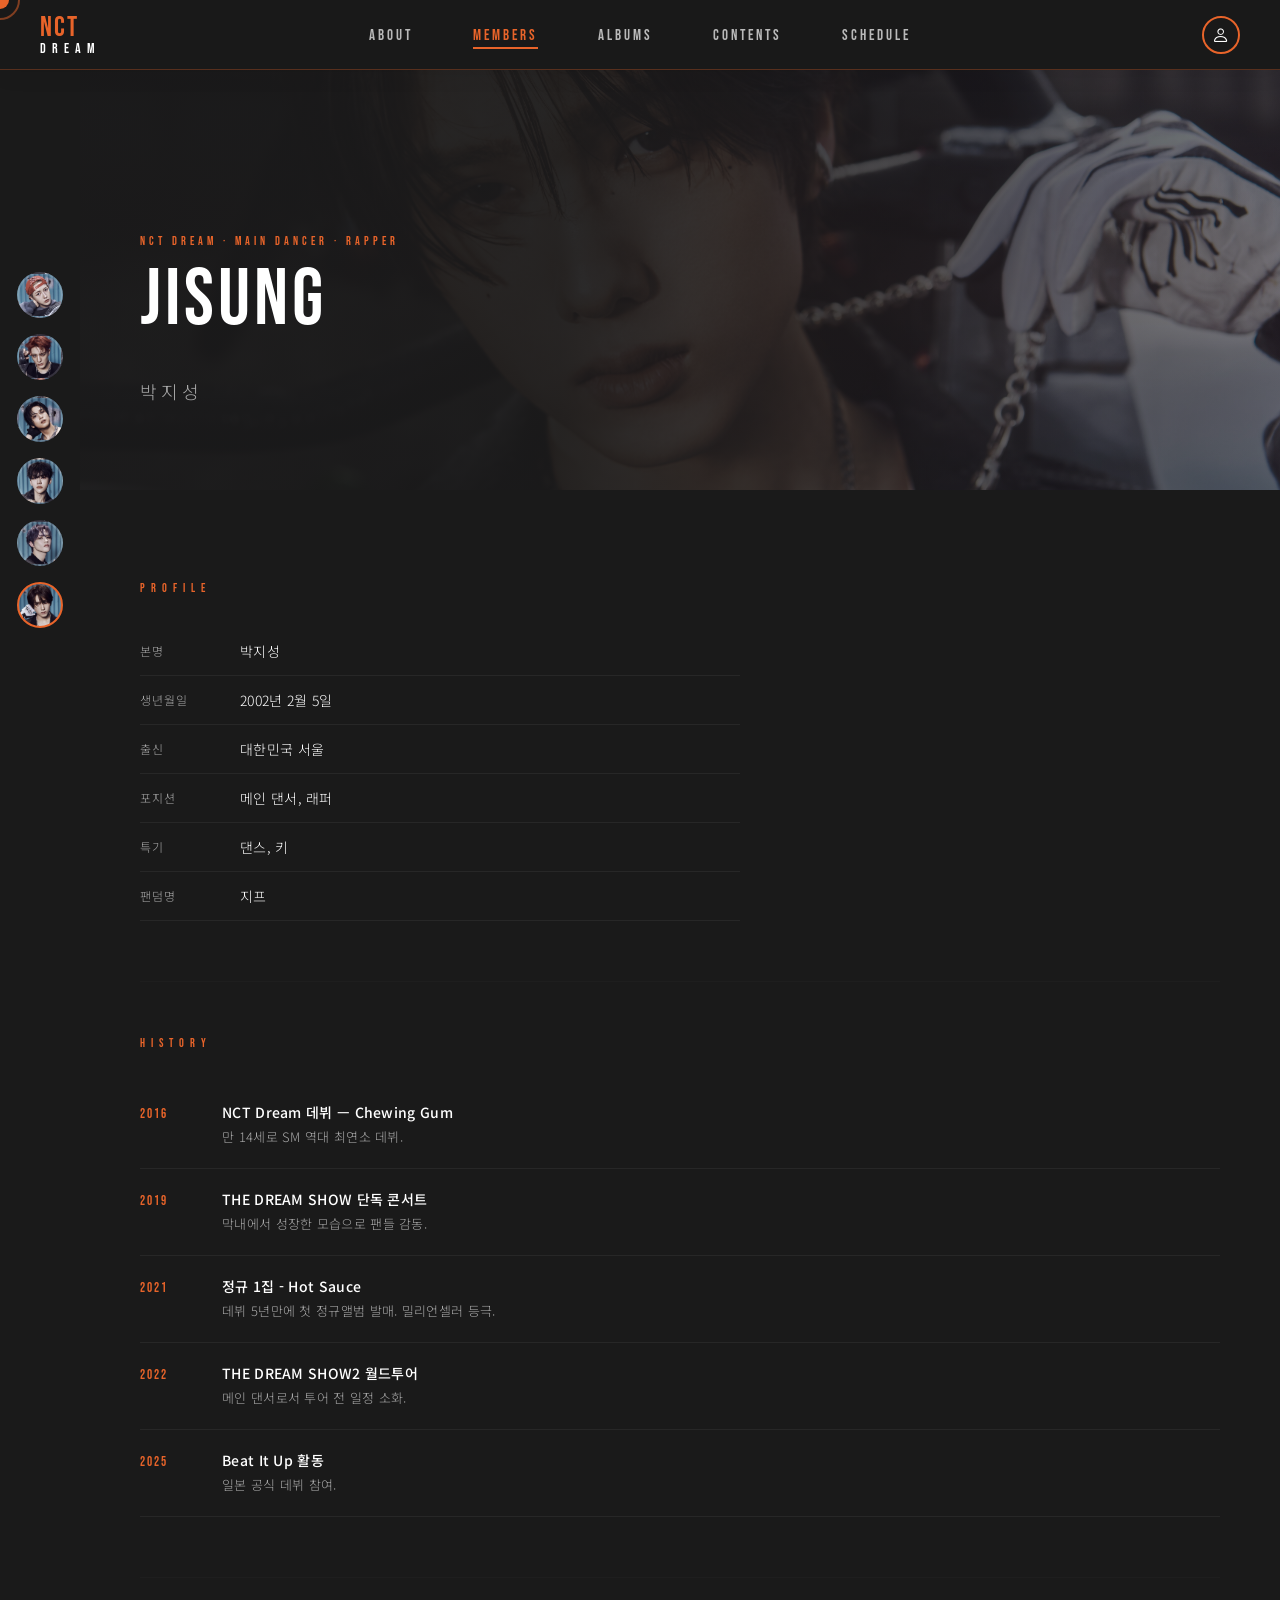
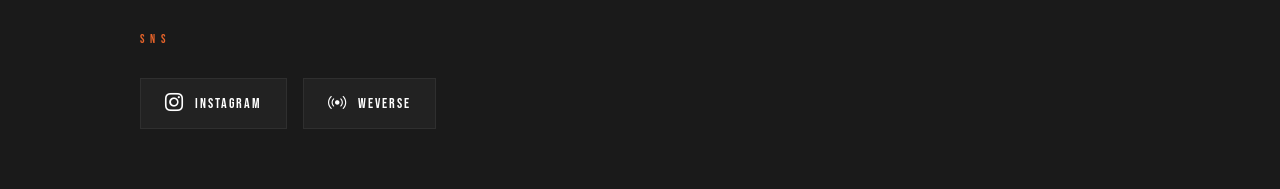
<file: jisung.html>
<!DOCTYPE html>
<html lang="ko">

<head>
  <meta charset="utf-8">
  <meta content="width=device-width, initial-scale=1.0" name="viewport">
  <title>JISUNG · NCT DREAM ARCHIVE</title>
  <link href="https://fonts.googleapis.com/css2?family=Bebas+Neue&family=Noto+Sans+KR:wght@300;400;500;700&display=swap"
    rel="stylesheet">
  <link href="assets/vendor/bootstrap/css/bootstrap.min.css" rel="stylesheet">
  <link href="assets/vendor/bootstrap-icons/bootstrap-icons.css" rel="stylesheet">
  <link href="assets/css/style.css" rel="stylesheet">
  <style>
    :root {
      --orange: #E8642A;
      --dark: #1a1a1a;
      --dark2: #222222;
      --dark3: #2a2a2a;
      --white: #ffffff;
      --gray: #aaaaaa;
    }

    * {
      box-sizing: border-box;
      margin: 0;
      padding: 0;
    }

    body {
      background: var(--dark);
      color: var(--white);
      font-family: 'Noto Sans KR', sans-serif;
      cursor: none;
      overflow-x: hidden;
    }

    #cursor {
      width: 18px;
      height: 18px;
      background: var(--orange);
      border-radius: 50%;
      position: fixed;
      pointer-events: none;
      z-index: 99999;
      transform: translate(-50%, -50%);
      transition: width .2s, height .2s;
    }

    #cursor-ring {
      width: 40px;
      height: 40px;
      border: 2px solid var(--orange);
      border-radius: 50%;
      position: fixed;
      pointer-events: none;
      z-index: 99998;
      transform: translate(-50%, -50%);
      transition: all .15s ease;
      opacity: .5;
    }

    #header {
      background: rgba(26, 26, 26, .92);
      backdrop-filter: blur(10px);
      border-bottom: 1px solid rgba(232, 100, 42, .3);
      position: fixed;
      top: 0;
      width: 100%;
      z-index: 9000;
      padding: 0 40px;
      height: 70px;
      display: flex;
      align-items: center;
      justify-content: space-between;
    }

    .logo-text {
      font-family: 'Bebas Neue', sans-serif;
      font-size: 28px;
      color: var(--orange);
      letter-spacing: 2px;
      line-height: 1;
      text-decoration: none;
    }

    .logo-text span {
      display: block;
      font-size: 14px;
      color: var(--white);
      letter-spacing: 6px;
    }

    #navbar {
      position: absolute;
      left: 50%;
      transform: translateX(-50%);
    }

    #navbar ul {
      list-style: none;
      display: flex;
      gap: 60px;
      margin: 0;
      padding: 0;
      align-items: center;
    }

    #navbar ul li a {
      font-family: 'Bebas Neue', sans-serif;
      font-size: 15px;
      letter-spacing: 3px;
      color: rgba(255, 255, 255, .7);
      text-decoration: none;
      transition: color .3s;
      position: relative;
    }

    #navbar ul li a::after {
      content: '';
      position: absolute;
      bottom: -4px;
      left: 0;
      width: 0;
      height: 2px;
      background: var(--orange);
      transition: width .3s;
    }

    #navbar ul li a:hover {
      color: var(--white);
    }

    #navbar ul li a.active {
      color: var(--orange);
    }

    #navbar ul li a:hover::after,
    #navbar ul li a.active::after {
      width: 100%;
    }

    .login-btn {
      width: 38px;
      height: 38px;
      border-radius: 50%;
      border: 2px solid var(--orange);
      background: transparent;
      color: var(--white);
      display: flex;
      align-items: center;
      justify-content: center;
      cursor: none;
      transition: all .3s;
      font-size: 18px;
    }

    .login-btn:hover {
      background: var(--orange);
    }

    .login-btn i {
      display: inline-flex;
      line-height: 1;
    }

    .login-btn i.bi-box-arrow-right {
      transform: translate(3px, 0);
    }

    .page-wrapper {
      display: flex;
      padding-top: 70px;
      min-height: 100vh;
    }

    .member-sidenav {
      width: 80px;
      background: transparent;
      position: fixed;
      top: 0;
      left: 0;
      height: 100vh;
      display: flex;
      flex-direction: column;
      align-items: center;
      justify-content: center;
      gap: 16px;
      z-index: 100;
    }

    .member-nav-item {
      display: flex;
      flex-direction: column;
      align-items: center;
      gap: 6px;
      cursor: none;
      text-decoration: none;
      position: relative;
    }

    .member-nav-avatar {
      width: 46px;
      height: 46px;
      border-radius: 50%;
      border: 2px solid rgba(255, 255, 255, .15);
      background: rgba(255, 255, 255, .08);
      display: flex;
      align-items: center;
      justify-content: center;
      font-family: 'Bebas Neue', sans-serif;
      font-size: 13px;
      color: var(--gray);
      transition: all .3s;
      overflow: hidden;
      backdrop-filter: blur(4px);
    }

    .member-nav-item:hover .member-nav-avatar {
      border-color: var(--orange);
      background: rgba(232, 100, 42, .15);
      color: var(--white);
      transform: scale(1.1);
    }

    .member-nav-item.active .member-nav-avatar {
      border-color: var(--orange);
      background: var(--orange);
      color: var(--white);
    }

    .member-nav-item::after {
      content: attr(data-label);
      position: absolute;
      left: 60px;
      background: rgba(26, 26, 26, .9);
      color: var(--white);
      font-family: 'Bebas Neue', sans-serif;
      font-size: 12px;
      letter-spacing: 2px;
      padding: 6px 12px;
      white-space: nowrap;
      opacity: 0;
      pointer-events: none;
      transition: opacity .2s;
      border-left: 2px solid var(--orange);
    }

    .member-nav-item:hover::after {
      opacity: 1;
    }

    .member-content {
      margin-left: 80px;
      flex: 1;
      min-height: calc(100vh - 70px);
    }

    .member-hero {
      position: relative;
      height: 420px;
      overflow: hidden;
      background: var(--dark2);
    }

    .member-hero-bg {
      position: absolute;
      inset: 0;
      background: linear-gradient(to right, rgba(26, 26, 26, .9) 40%, rgba(26, 26, 26, .3) 100%);
      z-index: 1;
    }

    .member-hero-fallback {
      position: absolute;
      inset: 0;
      background: radial-gradient(ellipse at 70% 50%, rgba(232, 100, 42, .12) 0%, transparent 70%);
    }

    .member-hero-info {
      position: relative;
      z-index: 2;
      padding: 60px;
      height: 100%;
      display: flex;
      flex-direction: column;
      justify-content: flex-end;
    }

    .member-tag {
      font-family: 'Bebas Neue', sans-serif;
      font-size: 12px;
      letter-spacing: 4px;
      color: var(--orange);
      margin-bottom: 8px;
    }

    .member-name-big {
      font-family: 'Bebas Neue', sans-serif;
      font-size: 80px;
      line-height: .9;
      color: var(--white);
      letter-spacing: 4px;
      margin-bottom: 16px;
    }

    .member-name-kr {
      font-size: 18px;
      color: var(--gray);
      letter-spacing: 4px;
    }

    .member-detail {
      padding: 60px;
    }

    .profile-grid {
      max-width: 600px;
      margin-bottom: 60px;
    }

    .section-label {
      font-family: 'Bebas Neue', sans-serif;
      font-size: 12px;
      letter-spacing: 6px;
      color: var(--orange);
      margin-bottom: 24px;
    }

    .profile-table {
      width: 100%;
      border-collapse: collapse;
    }

    .profile-table tr {
      border-bottom: 1px solid rgba(255, 255, 255, .06);
    }

    .profile-table td {
      padding: 14px 0;
      font-size: 14px;
    }

    .profile-table td:first-child {
      color: var(--gray);
      width: 100px;
      font-size: 12px;
      letter-spacing: 1px;
    }

    .profile-table td:last-child {
      color: var(--white);
    }

    .member-desc {
      color: var(--gray);
      font-size: 14px;
      line-height: 2;
    }

    .history-section {
      margin-bottom: 60px;
    }

    .history-list {
      display: flex;
      flex-direction: column;
    }

    .history-item {
      display: flex;
      gap: 32px;
      padding: 20px 0;
      border-bottom: 1px solid rgba(255, 255, 255, .06);
      align-items: flex-start;
    }

    .history-year {
      font-family: 'Bebas Neue', sans-serif;
      font-size: 13px;
      letter-spacing: 2px;
      color: var(--orange);
      min-width: 50px;
      padding-top: 2px;
    }

    .history-title {
      font-size: 14px;
      font-weight: 500;
      color: var(--white);
      margin-bottom: 4px;
    }

    .history-desc {
      font-size: 13px;
      color: var(--gray);
      line-height: 1.7;
    }

    .sns-links {
      display: flex;
      gap: 16px;
      flex-wrap: wrap;
    }

    .sns-link {
      display: flex;
      align-items: center;
      gap: 10px;
      background: var(--dark2);
      border: 1px solid rgba(255, 255, 255, .06);
      padding: 14px 24px;
      color: var(--white);
      text-decoration: none;
      font-family: 'Bebas Neue', sans-serif;
      font-size: 14px;
      letter-spacing: 2px;
      transition: all .3s;
    }

    .sns-link:hover {
      border-color: var(--orange);
      color: var(--orange);
    }

    .sns-link i {
      font-size: 18px;
    }

    .section-divider {
      border: none;
      border-top: 1px solid rgba(255, 255, 255, .06);
      margin: 48px 0;
    }

    #login-modal {
      display: none;
      position: fixed;
      inset: 0;
      background: rgba(0, 0, 0, .85);
      z-index: 99000;
      align-items: center;
      justify-content: center;
      backdrop-filter: blur(4px);
    }

    #login-modal.open {
      display: flex;
    }

    .modal-box {
      background: var(--dark2);
      border: 1px solid rgba(232, 100, 42, .3);
      padding: 60px 50px;
      width: 700px;
      max-width: 95vw;
      position: relative;
    }

    .modal-close {
      position: absolute;
      top: 20px;
      right: 24px;
      background: none;
      border: none;
      color: var(--white);
      font-size: 24px;
      cursor: none;
      transition: color .3s;
    }

    .modal-close:hover {
      color: var(--orange);
    }

    .modal-title {
      font-family: 'Bebas Neue', sans-serif;
      font-size: 48px;
      letter-spacing: 6px;
      text-align: center;
      margin-bottom: 8px;
    }

    .modal-subtitle {
      text-align: center;
      color: var(--gray);
      font-size: 13px;
      letter-spacing: 2px;
      margin-bottom: 48px;
    }

    .member-grid {
      display: flex;
      justify-content: center;
      gap: 20px;
      flex-wrap: wrap;
    }

    .member-card {
      display: flex;
      flex-direction: column;
      align-items: center;
      gap: 10px;
      cursor: none;
      transition: transform .3s;
    }

    .member-card:hover {
      transform: translateY(-6px);
    }

    .member-avatar {
      width: 80px;
      height: 80px;
      border-radius: 50%;
      border: 3px solid transparent;
      background: var(--dark3);
      display: flex;
      align-items: center;
      justify-content: center;
      font-family: 'Bebas Neue', sans-serif;
      font-size: 24px;
      color: var(--gray);
      transition: border-color .3s;
    }

    .member-card:hover .member-avatar,
    .member-card.selected .member-avatar {
      border-color: var(--orange);
    }

    .member-card.selected .member-name {
      color: var(--orange);
    }

    .member-name {
      font-family: 'Bebas Neue', sans-serif;
      font-size: 14px;
      letter-spacing: 2px;
      color: var(--white);
      transition: color .3s;
    }

    .modal-confirm {
      display: block;
      margin: 40px auto 0;
      background: var(--orange);
      color: var(--white);
      font-family: 'Bebas Neue', sans-serif;
      font-size: 16px;
      letter-spacing: 3px;
      padding: 14px 48px;
      border: none;
      cursor: none;
      transition: background .3s;
    }

    .modal-confirm:hover {
      background: #c9551f;
    }
  </style>
</head>

<body>
  <div id="cursor"></div>
  <div id="cursor-ring"></div>

  <header id="header">
    <a href="index.html" class="logo-text">NCT<span>DREAM</span></a>
    <nav id="navbar">
      <ul>
        <li><a href="index.html#about">ABOUT</a></li>
        <li><a href="members.html" class="active">MEMBERS</a></li>
        <li><a href="albums.html">ALBUMS</a></li>
        <li><a href="contents.html">CONTENTS</a></li>
        <li><a href="schedule.html">SCHEDULE</a></li>
      </ul>
    </nav>
    <button class="login-btn" id="login-open-btn"><i class="bi bi-person"></i></button>
  </header>

  <div class="page-wrapper">
    <nav class="member-sidenav">
      <a href="renjun.html" class="member-nav-item" data-member="renjun" data-label="RENJUN">
        <div class="member-nav-avatar">RJ</div>
      </a>
      <a href="jeno.html" class="member-nav-item" data-member="jeno" data-label="JENO">
        <div class="member-nav-avatar">JN</div>
      </a>
      <a href="haechan.html" class="member-nav-item" data-member="haechan" data-label="HAECHAN">
        <div class="member-nav-avatar">HC</div>
      </a>
      <a href="jaemin.html" class="member-nav-item" data-member="jaemin" data-label="JAEMIN">
        <div class="member-nav-avatar">JM</div>
      </a>
      <a href="chenle.html" class="member-nav-item" data-member="chenle" data-label="CHENLE">
        <div class="member-nav-avatar">CL</div>
      </a>
      <a href="jisung.html" class="member-nav-item active" data-member="jisung" data-label="JISUNG">
        <div class="member-nav-avatar">JS</div>
      </a>
    </nav>

    <div class="member-content">
      <div class="member-hero">
        <div class="member-hero-fallback"></div>
        <img class="member-hero-img" src="assets/img/members/jisung-hero.jpg" alt="jisung">
        <div class="member-hero-bg"></div>
        <div class="member-hero-info">
          <p class="member-tag">NCT DREAM · MAIN DANCER · RAPPER</p>
          <h1 class="member-name-big">JISUNG</h1>
          <p class="member-name-kr">박지성</p>
        </div>
      </div>

      <div class="member-detail">
        <div class="profile-grid">
          <div>
            <p class="section-label">PROFILE</p>
            <table class="profile-table">
              <tr>
                <td>본명</td>
                <td>박지성</td>
              </tr>
              <tr>
                <td>생년월일</td>
                <td>2002년 2월 5일</td>
              </tr>
              <tr>
                <td>출신</td>
                <td>대한민국 서울</td>
              </tr>
              <tr>
                <td>포지션</td>
                <td>메인 댄서, 래퍼</td>
              </tr>
              <tr>
                <td>특기</td>
                <td>댄스, 키</td>
              </tr>
              <tr>
                <td>팬덤명</td>
                <td>지프</td>
              </tr>
            </table>
          </div>
        </div>

        <hr class="section-divider">

        <div class="history-section">
          <p class="section-label">HISTORY</p>
          <div class="history-list">
            <div class="history-item">
              <span class="history-year">2016</span>
              <div class="history-content">
                <div class="history-title">NCT Dream 데뷔 — Chewing Gum</div>
                <div class="history-desc">만 14세로 SM 역대 최연소 데뷔.</div>
              </div>
            </div>
            <div class="history-item">
              <span class="history-year">2019</span>
              <div class="history-content">
                <div class="history-title">THE DREAM SHOW 단독 콘서트</div>
                <div class="history-desc">막내에서 성장한 모습으로 팬들 감동.</div>
              </div>
            </div>
            <div class="history-item">
              <span class="history-year">2021</span>
              <div class="history-content">
                <div class="history-title">정규 1집 - Hot Sauce</div>
                <div class="history-desc">데뷔 5년만에 첫 정규앨범 발매. 밀리언셀러 등극.</div>
              </div>
            </div>
            <div class="history-item">
              <span class="history-year">2022</span>
              <div class="history-content">
                <div class="history-title">THE DREAM SHOW2 월드투어</div>
                <div class="history-desc">메인 댄서로서 투어 전 일정 소화.</div>
              </div>
            </div>
            <div class="history-item">
              <span class="history-year">2025</span>
              <div class="history-content">
                <div class="history-title">Beat It Up 활동</div>
                <div class="history-desc">일본 공식 데뷔 참여.</div>
              </div>
            </div>
          </div>
        </div>

        <hr class="section-divider">

        <div>
          <p class="section-label">SNS</p>
          <div class="sns-links">
            <a href="https://www.instagram.com/parkjisung_0205/" target="_blank" class="sns-link">
              <i class="bi bi-instagram"></i> INSTAGRAM
            </a>
            <a href="https://weverse.io/nctdream" target="_blank" class="sns-link">
              <i class="bi bi-broadcast"></i> WEVERSE
            </a>
          </div>
        </div>
      </div>
    </div>
  </div>

  <div id="login-modal">
    <div class="modal-box">
      <button class="modal-close" id="login-close-btn">✕</button>
      <h2 class="modal-title">LOGIN</h2>
      <p class="modal-subtitle">최애 멤버를 선택하세요</p>
      <div class="member-grid">
        <div class="member-card" data-member="renjun" onclick="selectMember(this)">
          <div class="member-avatar">RJ</div><span class="member-name">RENJUN</span>
        </div>
        <div class="member-card" data-member="jeno" onclick="selectMember(this)">
          <div class="member-avatar">JN</div><span class="member-name">JENO</span>
        </div>
        <div class="member-card" data-member="haechan" onclick="selectMember(this)">
          <div class="member-avatar">HC</div><span class="member-name">HAECHAN</span>
        </div>
        <div class="member-card" data-member="jaemin" onclick="selectMember(this)">
          <div class="member-avatar">JM</div><span class="member-name">JAEMIN</span>
        </div>
        <div class="member-card" data-member="chenle" onclick="selectMember(this)">
          <div class="member-avatar">CL</div><span class="member-name">CHENLE</span>
        </div>
        <div class="member-card" data-member="jisung" onclick="selectMember(this)">
          <div class="member-avatar">JS</div><span class="member-name">JISUNG</span>
        </div>
      </div>
      <button class="modal-confirm" id="modal-confirm-btn">SELECT</button>
    </div>
  </div>

  <script src="assets/vendor/bootstrap/js/bootstrap.bundle.min.js"></script>
  <script>
    const cursor = document.getElementById('cursor');
    const cursorRing = document.getElementById('cursor-ring');
    document.addEventListener('mousemove', (e) => {
      cursor.style.left = e.clientX + 'px'; cursor.style.top = e.clientY + 'px';
      cursorRing.style.left = e.clientX + 'px'; cursorRing.style.top = e.clientY + 'px';
    });
    document.querySelectorAll('a, button').forEach(el => {
      el.addEventListener('mouseenter', () => {
        if (cursor.style.backgroundImage) {
          cursor.style.width = '50px';
          cursor.style.height = '50px';
        } else {
          cursor.style.width = '28px';
          cursor.style.height = '28px';
          cursorRing.style.width = '55px';
          cursorRing.style.height = '55px';
        }
      });
      el.addEventListener('mouseleave', () => {
        if (cursor.style.backgroundImage) {
          cursor.style.width = '40px';
          cursor.style.height = '40px';
        } else {
          cursor.style.width = '18px';
          cursor.style.height = '18px';
          cursorRing.style.width = '40px';
          cursorRing.style.height = '40px';
        }
      });
    });
    const modal = document.getElementById('login-modal');
    document.getElementById('login-open-btn').addEventListener('click', () => {
      const saved = localStorage.getItem('ncd-member');
      if (saved) {
        localStorage.removeItem('ncd-member');
        const cursor = document.getElementById('cursor');
        const cursorRing = document.getElementById('cursor-ring');
        if (cursor) {
          cursor.style.backgroundImage = '';
          cursor.style.backgroundColor = 'var(--orange)';
          cursor.style.borderRadius = '50%';
          cursor.style.width = '18px';
          cursor.style.height = '18px';
        }
        if (cursorRing) {
          cursorRing.style.display = 'block';
          cursorRing.style.width = '40px';
          cursorRing.style.height = '40px';
        }
        document.querySelectorAll('.member-card').forEach(c => c.classList.remove('selected'));
        updateLoginButtonState();
        alert('로그아웃되었습니다!');
      } else {
        modal.classList.add('open');
      }
    });
    document.getElementById('login-close-btn').addEventListener('click', () => modal.classList.remove('open'));
    modal.addEventListener('click', (e) => { if (e.target === modal) modal.classList.remove('open'); });
    let selectedMember = localStorage.getItem('ncd-member') || 'renjun';
    function selectMember(card) {
      document.querySelectorAll('.member-card').forEach(c => c.classList.remove('selected'));
      card.classList.add('selected'); selectedMember = card.dataset.member;
    }
    document.getElementById('modal-confirm-btn').addEventListener('click', () => {
      localStorage.setItem('ncd-member', selectedMember);
      modal.classList.remove('open');
      applyCursor(selectedMember);
      updateLoginButtonState();
      alert(selectedMember.toUpperCase() + ' 으로 로그인되었습니다!');
    });
    function applyCursor(member) {
      if (member) {
        const cursor = document.getElementById('cursor');
        const cursorRing = document.getElementById('cursor-ring');
        if (cursor) {
          cursor.style.backgroundImage = `url('assets/img/cursor-${member}.png')`;
          cursor.style.backgroundSize = 'contain';
          cursor.style.backgroundPosition = 'center';
          cursor.style.backgroundRepeat = 'no-repeat';
          cursor.style.backgroundColor = 'transparent';
          cursor.style.borderRadius = '0';
          cursor.style.width = '40px';
          cursor.style.height = '40px';
        }
        if (cursorRing) {
          cursorRing.style.display = 'none';
        }
      }
    }
    function updateLoginButtonState() {
      const loginBtn = document.getElementById('login-open-btn');
      const saved = localStorage.getItem('ncd-member');
      if (saved) {
        loginBtn.innerHTML = '<i class="bi bi-box-arrow-right"></i>';
      } else {
        loginBtn.innerHTML = '<i class="bi bi-person"></i>';
      }
    }
    const saved = localStorage.getItem('ncd-member');
    if (saved) {
      const card = document.querySelector('[data-member="' + saved + '"]');
      if (card) selectMember(card);
      applyCursor(saved);
    }
    updateLoginButtonState();
  </script>
</body>

</html>
</file>
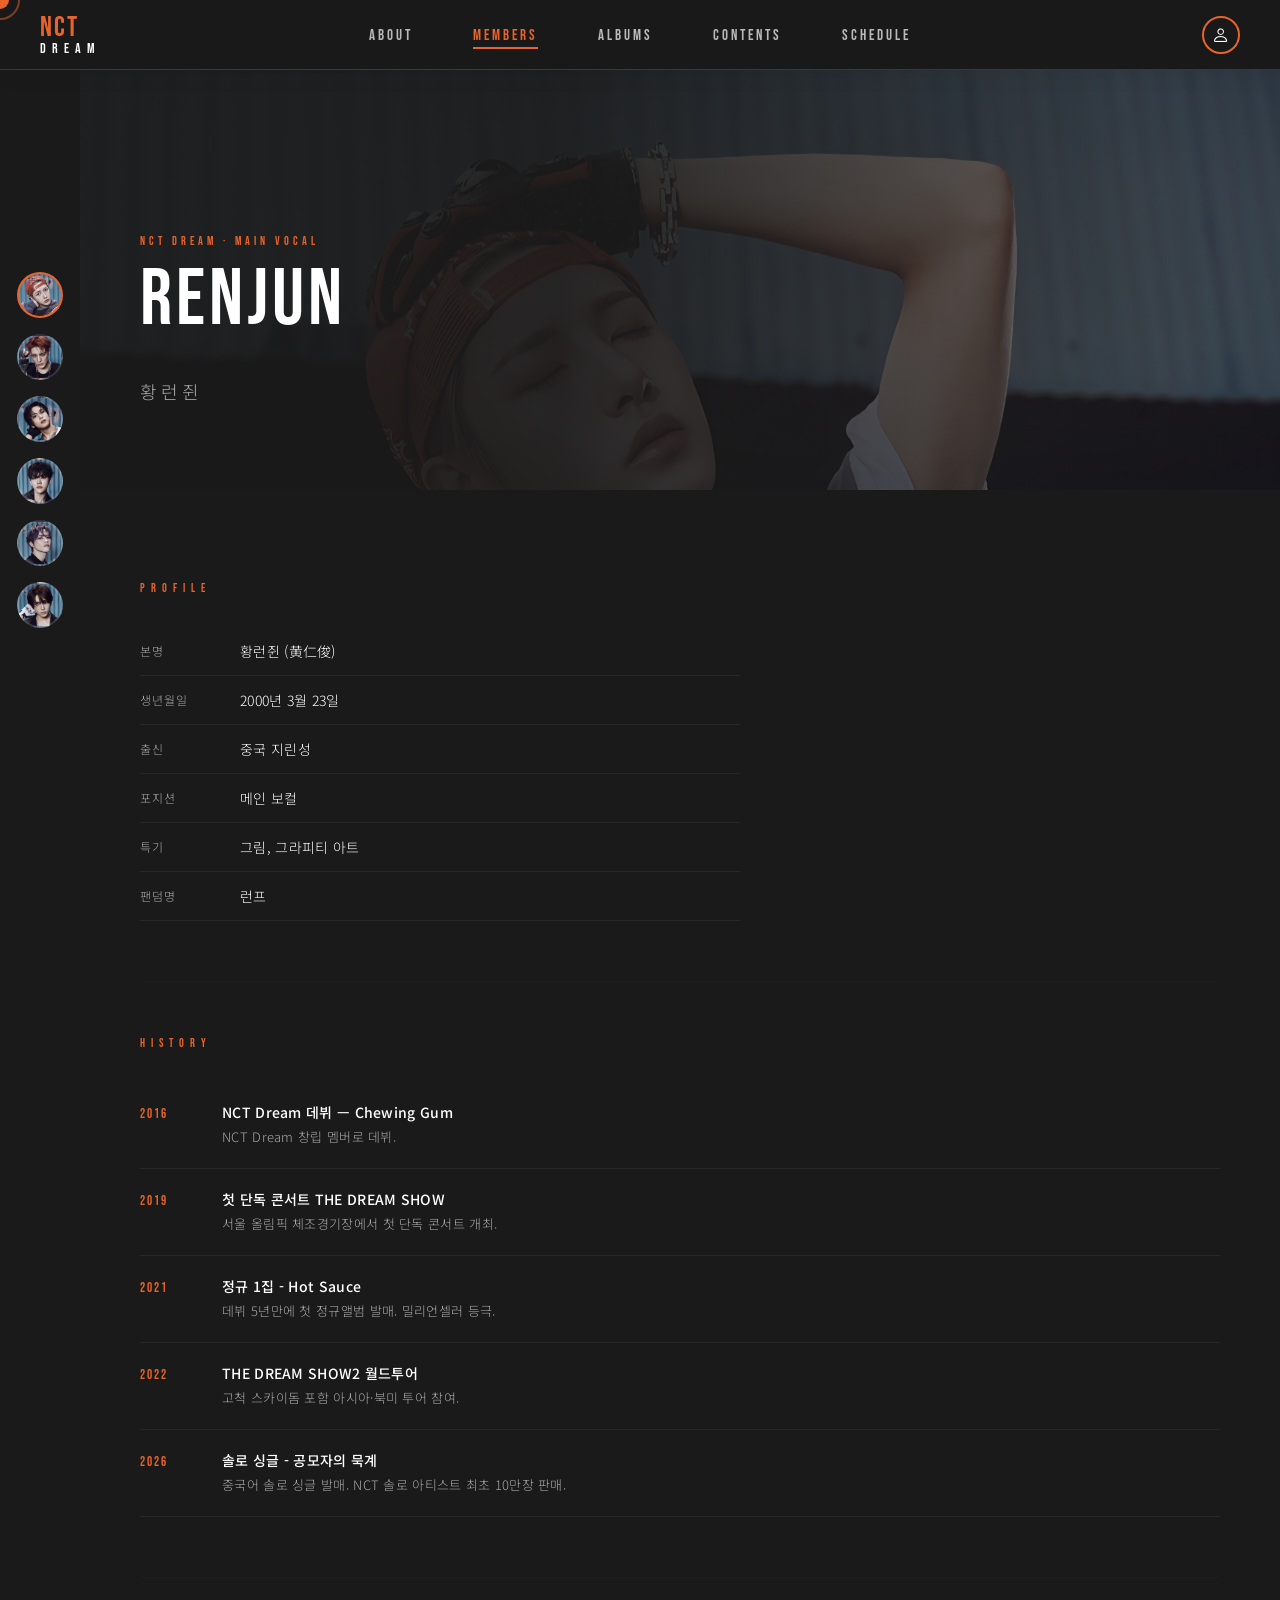
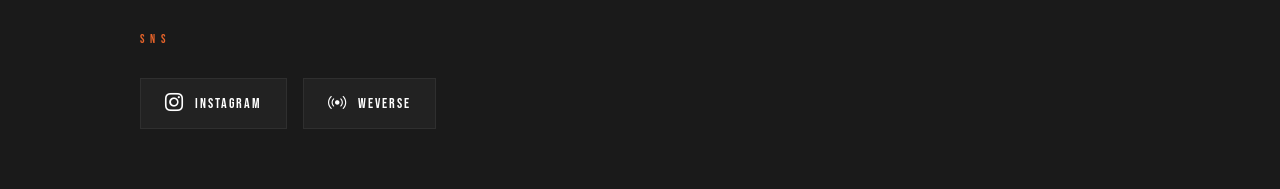
<file: members.html>
<!DOCTYPE html>
<html lang="ko">

<head>
  <meta charset="utf-8">
  <meta content="width=device-width, initial-scale=1.0" name="viewport">
  <title>MEMBERS · NCT DREAM ARCHIVE</title>

  <link href="https://fonts.googleapis.com/css2?family=Bebas+Neue&family=Noto+Sans+KR:wght@300;400;500;700&display=swap" rel="stylesheet">
  <link href="assets/vendor/bootstrap/css/bootstrap.min.css" rel="stylesheet">
  <link href="assets/vendor/bootstrap-icons/bootstrap-icons.css" rel="stylesheet">
  <link href="assets/css/style.css" rel="stylesheet">

  <style>
    :root {
      --orange: #E8642A;
      --dark: #1a1a1a;
      --dark2: #222222;
      --dark3: #2a2a2a;
      --white: #ffffff;
      --gray: #aaaaaa;
    }

    * { box-sizing: border-box; margin: 0; padding: 0; }

    body {
      background: var(--dark);
      color: var(--white);
      font-family: 'Noto Sans KR', sans-serif;
      cursor: none;
      overflow-x: hidden;
    }

    
    #cursor {
      width: 18px; height: 18px;
      background: var(--orange);
      border-radius: 50%;
      position: fixed;
      pointer-events: none;
      z-index: 99999;
      transform: translate(-50%, -50%);
      transition: width 0.2s, height 0.2s;
    }
    #cursor-ring {
      width: 40px; height: 40px;
      border: 2px solid var(--orange);
      border-radius: 50%;
      position: fixed;
      pointer-events: none;
      z-index: 99998;
      transform: translate(-50%, -50%);
      transition: all 0.15s ease;
      opacity: 0.5;
    }

    
    #header {
      background: rgba(26,26,26,0.92);
      backdrop-filter: blur(10px);
      border-bottom: 1px solid rgba(232,100,42,0.3);
      position: fixed;
      top: 0; width: 100%;
      z-index: 9000;
      padding: 0 40px;
      height: 70px;
      display: flex;
      align-items: center;
      justify-content: space-between;
    }

    .logo-text {
      font-family: 'Bebas Neue', sans-serif;
      font-size: 28px;
      color: var(--orange);
      letter-spacing: 2px;
      line-height: 1;
      text-decoration: none;
    }
    .logo-text span {
      display: block;
      font-size: 14px;
      color: var(--white);
      letter-spacing: 6px;
    }

    #navbar {
      position: absolute;
      left: 50%;
      transform: translateX(-50%);
    }

    #navbar ul {
      list-style: none;
      display: flex;
      gap: 60px;
      margin: 0; padding: 0;
      align-items: center;
    }
    #navbar ul li a {
      font-family: 'Bebas Neue', sans-serif;
      font-size: 15px;
      letter-spacing: 3px;
      color: rgba(255,255,255,0.7);
      text-decoration: none;
      transition: color 0.3s;
      position: relative;
    }
    #navbar ul li a::after {
      content: '';
      position: absolute;
      bottom: -4px; left: 0;
      width: 0; height: 2px;
      background: var(--orange);
      transition: width 0.3s;
    }
    #navbar ul li a:hover,
    #navbar ul li a.active { color: var(--white); }
    #navbar ul li a.active { color: var(--orange); }
    #navbar ul li a:hover::after,
    #navbar ul li a.active::after { width: 100%; }

    .login-btn {
      width: 38px; height: 38px;
      border-radius: 50%;
      border: 2px solid var(--orange);
      background: transparent;
      color: var(--white);
      display: flex;
      align-items: center;
      justify-content: center;
      cursor: none;
      transition: all 0.3s;
      font-size: 18px;
    }
    .login-btn:hover { background: var(--orange); }
    .login-btn i { display: inline-flex; line-height: 1; }
    .login-btn i.bi-box-arrow-right { transform: translate(3px, 0); }

    
    .page-wrapper {
      display: flex;
      padding-top: 70px;
      min-height: 100vh;
    }

    
    .member-sidenav {
      width: 80px;
      background: transparent;
      position: fixed;
      top: 0;
      left: 0;
      height: 100vh;
      display: flex;
      flex-direction: column;
      align-items: center;
      justify-content: center;
      gap: 16px;
      z-index: 100;
    }

    .member-nav-item {
      display: flex;
      flex-direction: column;
      align-items: center;
      gap: 6px;
      cursor: none;
      text-decoration: none;
      position: relative;
    }

    .member-nav-avatar {
      width: 46px;
      height: 46px;
      border-radius: 50%;
      border: 2px solid rgba(255,255,255,0.15);
      background: rgba(255,255,255,0.08);
      display: flex;
      align-items: center;
      justify-content: center;
      font-family: 'Bebas Neue', sans-serif;
      font-size: 13px;
      color: var(--gray);
      transition: all 0.3s;
      overflow: hidden;
      backdrop-filter: blur(4px);
    }

    .member-nav-item:hover .member-nav-avatar {
      border-color: var(--orange);
      background: rgba(232,100,42,0.15);
      color: var(--white);
      transform: scale(1.1);
    }

    .member-nav-item.active .member-nav-avatar {
      border-color: var(--orange);
      background: var(--orange);
      color: var(--white);
    }

    .member-nav-name {
      font-family: 'Bebas Neue', sans-serif;
      font-size: 9px;
      letter-spacing: 1px;
      color: rgba(255,255,255,0.4);
      transition: color 0.3s;
    }

    .member-nav-item:hover .member-nav-name,
    .member-nav-item.active .member-nav-name {
      color: var(--orange);
    }

    
    .member-nav-item::after {
      content: attr(data-label);
      position: absolute;
      left: 60px;
      background: rgba(26,26,26,0.9);
      color: var(--white);
      font-family: 'Bebas Neue', sans-serif;
      font-size: 12px;
      letter-spacing: 2px;
      padding: 6px 12px;
      white-space: nowrap;
      opacity: 0;
      pointer-events: none;
      transition: opacity 0.2s;
      border-left: 2px solid var(--orange);
    }

    .member-nav-item:hover::after { opacity: 1; }

    
    .member-content {
      margin-left: 80px;
      flex: 1;
      min-height: calc(100vh - 70px);
    }

    
    .member-hero {
      position: relative;
      height: 420px;
      overflow: hidden;
      background: var(--dark2);
    }

    .member-hero-bg {
      position: absolute;
      inset: 0;
      background: linear-gradient(to right, rgba(26,26,26,0.9) 40%, rgba(26,26,26,0.3) 100%);
      z-index: 1;
    }

    .member-hero-img {
      position: absolute;
      inset: 0;
      width: 100%;
      height: 100%;
      object-fit: cover;
      object-position: top;
      opacity: 0.6;
    }

    
    .member-hero-fallback {
      position: absolute;
      inset: 0;
      background: radial-gradient(ellipse at 70% 50%, rgba(232,100,42,0.12) 0%, transparent 70%);
    }

    .member-hero-info {
      position: relative;
      z-index: 2;
      padding: 60px 60px;
      height: 100%;
      display: flex;
      flex-direction: column;
      justify-content: flex-end;
    }

    .member-tag {
      font-family: 'Bebas Neue', sans-serif;
      font-size: 12px;
      letter-spacing: 4px;
      color: var(--orange);
      margin-bottom: 8px;
    }

    .member-name-big {
      font-family: 'Bebas Neue', sans-serif;
      font-size: 80px;
      line-height: 0.9;
      color: var(--white);
      letter-spacing: 4px;
      margin-bottom: 16px;
    }

    .member-name-kr {
      font-size: 18px;
      color: var(--gray);
      letter-spacing: 4px;
    }

    
    .member-detail {
      padding: 60px;
    }

    
    .profile-grid {
      max-width: 600px;
      margin-bottom: 60px;
    }

    .section-label {
      font-family: 'Bebas Neue', sans-serif;
      font-size: 12px;
      letter-spacing: 6px;
      color: var(--orange);
      margin-bottom: 24px;
    }

    .profile-table {
      width: 100%;
      border-collapse: collapse;
    }

    .profile-table tr {
      border-bottom: 1px solid rgba(255,255,255,0.06);
    }

    .profile-table td {
      padding: 14px 0;
      font-size: 14px;
    }

    .profile-table td:first-child {
      color: var(--gray);
      width: 100px;
      font-size: 12px;
      letter-spacing: 1px;
    }

    .profile-table td:last-child {
      color: var(--white);
    }

    .member-desc {
      color: var(--gray);
      font-size: 14px;
      line-height: 2;
    }

    
    .history-section { margin-bottom: 60px; }

    .history-list {
      display: flex;
      flex-direction: column;
      gap: 0;
    }

    .history-item {
      display: flex;
      gap: 32px;
      padding: 20px 0;
      border-bottom: 1px solid rgba(255,255,255,0.06);
      align-items: flex-start;
    }

    .history-year {
      font-family: 'Bebas Neue', sans-serif;
      font-size: 13px;
      letter-spacing: 2px;
      color: var(--orange);
      min-width: 50px;
      padding-top: 2px;
    }

    .history-content {}

    .history-title {
      font-size: 14px;
      font-weight: 500;
      color: var(--white);
      margin-bottom: 4px;
    }

    .history-desc {
      font-size: 13px;
      color: var(--gray);
      line-height: 1.7;
    }

    
    .sns-links {
      display: flex;
      gap: 16px;
      flex-wrap: wrap;
    }

    .sns-link {
      display: flex;
      align-items: center;
      gap: 10px;
      background: var(--dark2);
      border: 1px solid rgba(255,255,255,0.06);
      padding: 14px 24px;
      color: var(--white);
      text-decoration: none;
      font-family: 'Bebas Neue', sans-serif;
      font-size: 14px;
      letter-spacing: 2px;
      transition: all 0.3s;
    }

    .sns-link:hover {
      border-color: var(--orange);
      color: var(--orange);
    }

    .sns-link i { font-size: 18px; }

    
    .section-divider {
      border: none;
      border-top: 1px solid rgba(255,255,255,0.06);
      margin: 48px 0;
    }

    
    #login-modal {
      display: none;
      position: fixed;
      inset: 0;
      background: rgba(0,0,0,0.85);
      z-index: 99000;
      align-items: center;
      justify-content: center;
      backdrop-filter: blur(4px);
    }
    #login-modal.open { display: flex; }
    .modal-box {
      background: var(--dark2);
      border: 1px solid rgba(232,100,42,0.3);
      padding: 60px 50px;
      width: 700px;
      max-width: 95vw;
      position: relative;
    }
    .modal-close {
      position: absolute;
      top: 20px; right: 24px;
      background: none; border: none;
      color: var(--white);
      font-size: 24px;
      cursor: none;
      transition: color 0.3s;
    }
    .modal-close:hover { color: var(--orange); }
    .modal-title {
      font-family: 'Bebas Neue', sans-serif;
      font-size: 48px;
      letter-spacing: 6px;
      text-align: center;
      margin-bottom: 8px;
    }
    .modal-subtitle {
      text-align: center;
      color: var(--gray);
      font-size: 13px;
      letter-spacing: 2px;
      margin-bottom: 48px;
    }
    .member-grid {
      display: flex;
      justify-content: center;
      gap: 20px;
      flex-wrap: wrap;
    }
    .member-card {
      display: flex;
      flex-direction: column;
      align-items: center;
      gap: 10px;
      cursor: none;
      transition: transform 0.3s;
    }
    .member-card:hover { transform: translateY(-6px); }
    .member-avatar {
      width: 80px; height: 80px;
      border-radius: 50%;
      border: 3px solid transparent;
      background: var(--dark3);
      display: flex;
      align-items: center;
      justify-content: center;
      font-family: 'Bebas Neue', sans-serif;
      font-size: 24px;
      color: var(--gray);
      transition: border-color 0.3s;
    }
    .member-card:hover .member-avatar,
    .member-card.selected .member-avatar { border-color: var(--orange); }
    .member-card.selected .member-name { color: var(--orange); }
    .member-name {
      font-family: 'Bebas Neue', sans-serif;
      font-size: 14px;
      letter-spacing: 2px;
      color: var(--white);
      transition: color 0.3s;
    }
    .modal-confirm {
      display: block;
      margin: 40px auto 0;
      background: var(--orange);
      color: var(--white);
      font-family: 'Bebas Neue', sans-serif;
      font-size: 16px;
      letter-spacing: 3px;
      padding: 14px 48px;
      border: none;
      cursor: none;
      transition: background 0.3s;
    }
    .modal-confirm:hover { background: #c9551f; }
  </style>
</head>

<body>

  <div id="cursor"></div>
  <div id="cursor-ring"></div>

  
  <header id="header">
    <a href="index.html" class="logo-text">NCT<span>DREAM</span></a>
    <nav id="navbar">
      <ul>
        <li><a href="index.html#about">ABOUT</a></li>
        <li><a href="members.html" class="active">MEMBERS</a></li>
        <li><a href="albums.html">ALBUMS</a></li>
        <li><a href="contents.html">CONTENTS</a></li>
        <li><a href="schedule.html">SCHEDULE</a></li>
      </ul>
    </nav>
    <button class="login-btn" id="login-open-btn"><i class="bi bi-person"></i></button>
  </header>

  <div class="page-wrapper">

    
    <nav class="member-sidenav">
      <a href="renjun.html" class="member-nav-item active" data-member="renjun" data-label="RENJUN">
        <div class="member-nav-avatar">RJ</div>
      </a>
      <a href="jeno.html" class="member-nav-item" data-member="jeno" data-label="JENO">
        <div class="member-nav-avatar">JN</div>
      </a>
      <a href="haechan.html" class="member-nav-item" data-member="haechan" data-label="HAECHAN">
        <div class="member-nav-avatar">HC</div>
      </a>
      <a href="jaemin.html" class="member-nav-item" data-member="jaemin" data-label="JAEMIN">
        <div class="member-nav-avatar">JM</div>
      </a>
      <a href="chenle.html" class="member-nav-item" data-member="chenle" data-label="CHENLE">
        <div class="member-nav-avatar">CL</div>
      </a>
      <a href="jisung.html" class="member-nav-item" data-member="jisung" data-label="JISUNG">
        <div class="member-nav-avatar">JS</div>
      </a>
    </nav>

    
    <div class="member-content">

      
      <div class="member-hero">
        <div class="member-hero-fallback"></div>
        <img class="member-hero-img" src="assets/img/members/renjun-hero.jpg" alt="renjun">
        <div class="member-hero-bg"></div>
        
        <div class="member-hero-info">
          <p class="member-tag">NCT DREAM · MAIN VOCAL</p>
          <h1 class="member-name-big">RENJUN</h1>
          <p class="member-name-kr">황런쥔</p>
        </div>
      </div>

      
      <div class="member-detail">

        
        <div class="profile-grid">
          <div>
            <p class="section-label">PROFILE</p>
            <table class="profile-table">
              <tr>
                <td>본명</td>
                <td>황런쥔 (黄仁俊)</td>
              </tr>
              <tr>
                <td>생년월일</td>
                <td>2000년 3월 23일</td>
              </tr>
              <tr>
                <td>출신</td>
                <td>중국 지린성</td>
              </tr>
              <tr>
                <td>포지션</td>
                <td>메인 보컬</td>
              </tr>
              <tr>
                <td>특기</td>
                <td>그림, 그라피티 아트</td>
              </tr>
              <tr>
                <td>팬덤명</td>
                <td>런프</td>
              </tr>
            </table>
          </div>
        </div>

        <hr class="section-divider">

        
        <div class="history-section">
          <p class="section-label">HISTORY</p>
          <div class="history-list">
            <div class="history-item">
              <span class="history-year">2016</span>
              <div class="history-content">
                <div class="history-title">NCT Dream 데뷔 — Chewing Gum</div>
                <div class="history-desc">NCT Dream 창립 멤버로 데뷔.</div>
              </div>
            </div>
            <div class="history-item">
              <span class="history-year">2019</span>
              <div class="history-content">
                <div class="history-title">첫 단독 콘서트 THE DREAM SHOW</div>
                <div class="history-desc">서울 올림픽 체조경기장에서 첫 단독 콘서트 개최.</div>
              </div>
            </div>
            <div class="history-item">
              <span class="history-year">2021</span>
              <div class="history-content">
                <div class="history-title">정규 1집 - Hot Sauce</div>
                <div class="history-desc">데뷔 5년만에 첫 정규앨범 발매. 밀리언셀러 등극.</div>
              </div>
            </div>
            <div class="history-item">
              <span class="history-year">2022</span>
              <div class="history-content">
                <div class="history-title">THE DREAM SHOW2 월드투어</div>
                <div class="history-desc">고척 스카이돔 포함 아시아·북미 투어 참여.</div>
              </div>
            </div>
            <div class="history-item">
              <span class="history-year">2026</span>
              <div class="history-content">
                <div class="history-title">솔로 싱글 - 공모자의 묵계</div>
                <div class="history-desc">중국어 솔로 싱글 발매. NCT 솔로 아티스트 최초 10만장 판매.</div>
              </div>
            </div>
          </div>
        </div>

        <hr class="section-divider">

        
        <div>
          <p class="section-label">SNS</p>
          <div class="sns-links">
            <a href="https://www.instagram.com/renjun_huang/" target="_blank" class="sns-link">
              <i class="bi bi-instagram"></i> INSTAGRAM
            </a>
            <a href="https://weverse.io/nctdream" target="_blank" class="sns-link">
              <i class="bi bi-broadcast"></i> WEVERSE
            </a>
          </div>
        </div>

      </div>
    </div>
  </div>

  
  <div id="login-modal">
    <div class="modal-box">
      <button class="modal-close" id="login-close-btn">✕</button>
      <h2 class="modal-title">LOGIN</h2>
      <p class="modal-subtitle">최애 멤버를 선택하세요</p>
      <div class="member-grid">
        <div class="member-card selected" data-member="renjun" onclick="selectMember(this)">
          <div class="member-avatar">RJ</div>
          <span class="member-name">RENJUN</span>
        </div>
        <div class="member-card" data-member="jeno" onclick="selectMember(this)">
          <div class="member-avatar">JN</div>
          <span class="member-name">JENO</span>
        </div>
        <div class="member-card" data-member="haechan" onclick="selectMember(this)">
          <div class="member-avatar">HC</div>
          <span class="member-name">HAECHAN</span>
        </div>
        <div class="member-card" data-member="jaemin" onclick="selectMember(this)">
          <div class="member-avatar">JM</div>
          <span class="member-name">JAEMIN</span>
        </div>
        <div class="member-card" data-member="chenle" onclick="selectMember(this)">
          <div class="member-avatar">CL</div>
          <span class="member-name">CHENLE</span>
        </div>
        <div class="member-card" data-member="jisung" onclick="selectMember(this)">
          <div class="member-avatar">JS</div>
          <span class="member-name">JISUNG</span>
        </div>
      </div>
      <button class="modal-confirm" id="modal-confirm-btn">SELECT</button>
    </div>
  </div>

  <script src="assets/vendor/bootstrap/js/bootstrap.bundle.min.js"></script>
  <script>
    const cursor = document.getElementById('cursor');
    const cursorRing = document.getElementById('cursor-ring');
    document.addEventListener('mousemove', (e) => {
      cursor.style.left = e.clientX + 'px';
      cursor.style.top = e.clientY + 'px';
      cursorRing.style.left = e.clientX + 'px';
      cursorRing.style.top = e.clientY + 'px';
    });
    document.querySelectorAll('a, button').forEach(el => {
      el.addEventListener('mouseenter', () => {
        if (cursor.style.backgroundImage) {
          cursor.style.width = '50px';
          cursor.style.height = '50px';
        } else {
          cursor.style.width = '28px';
          cursor.style.height = '28px';
          cursorRing.style.width = '55px';
          cursorRing.style.height = '55px';
        }
      });
      el.addEventListener('mouseleave', () => {
        if (cursor.style.backgroundImage) {
          cursor.style.width = '40px';
          cursor.style.height = '40px';
        } else {
          cursor.style.width = '18px';
          cursor.style.height = '18px';
          cursorRing.style.width = '40px';
          cursorRing.style.height = '40px';
        }
      });
    });

    const modal = document.getElementById('login-modal');
    document.getElementById('login-open-btn').addEventListener('click', () => {
      const saved = localStorage.getItem('ncd-member');
      if (saved) {
        localStorage.removeItem('ncd-member');
        const cursor = document.getElementById('cursor');
        const cursorRing = document.getElementById('cursor-ring');
        if (cursor) {
          cursor.style.backgroundImage = '';
          cursor.style.backgroundColor = 'var(--orange)';
          cursor.style.borderRadius = '50%';
          cursor.style.width = '18px';
          cursor.style.height = '18px';
        }
        if (cursorRing) {
          cursorRing.style.display = 'block';
          cursorRing.style.width = '40px';
          cursorRing.style.height = '40px';
        }
        document.querySelectorAll('.member-card').forEach(c => c.classList.remove('selected'));
        updateLoginButtonState();
        alert('로그아웃되었습니다!');
      } else {
        modal.classList.add('open');
      }
    });
    document.getElementById('login-close-btn').addEventListener('click', () => modal.classList.remove('open'));
    modal.addEventListener('click', (e) => { if (e.target === modal) modal.classList.remove('open'); });

    let selectedMember = localStorage.getItem('ncd-member') || 'renjun';
    function selectMember(card) {
      document.querySelectorAll('.member-card').forEach(c => c.classList.remove('selected'));
      card.classList.add('selected');
      selectedMember = card.dataset.member;
    }
    document.getElementById('modal-confirm-btn').addEventListener('click', () => {
      localStorage.setItem('ncd-member', selectedMember);
      modal.classList.remove('open');
      applyCursor(selectedMember);
      updateLoginButtonState();
      alert(`${selectedMember.toUpperCase()} 으로 로그인되었습니다!`);
    });

    function applyCursor(member) {
      if (member) {
        const cursor = document.getElementById('cursor');
        const cursorRing = document.getElementById('cursor-ring');
        if (cursor) {
          cursor.style.backgroundImage = `url('assets/img/cursor-${member}.png')`;
          cursor.style.backgroundSize = 'contain';
          cursor.style.backgroundPosition = 'center';
          cursor.style.backgroundRepeat = 'no-repeat';
          cursor.style.backgroundColor = 'transparent';
          cursor.style.borderRadius = '0';
          cursor.style.width = '40px';
          cursor.style.height = '40px';
        }
        if (cursorRing) {
          cursorRing.style.display = 'none';
        }
      }
    }

    function updateLoginButtonState() {
      const loginBtn = document.getElementById('login-open-btn');
      const saved = localStorage.getItem('ncd-member');
      if (saved) {
        loginBtn.innerHTML = '<i class="bi bi-box-arrow-right"></i>';
      } else {
        loginBtn.innerHTML = '<i class="bi bi-person"></i>';
      }
    }

    const saved = localStorage.getItem('ncd-member');
    if (saved) {
      const card = document.querySelector(`[data-member="${saved}"]`);
      if (card) selectMember(card);
      const navItem = document.querySelector(`.member-nav-item[data-member="${saved}"]`);
      if (navItem) {
        document.querySelectorAll('.member-nav-item').forEach(n => n.classList.remove('active'));
        navItem.classList.add('active');
      }
      applyCursor(saved);
    }
    updateLoginButtonState();
  </script>
</body>
</html>
</file>
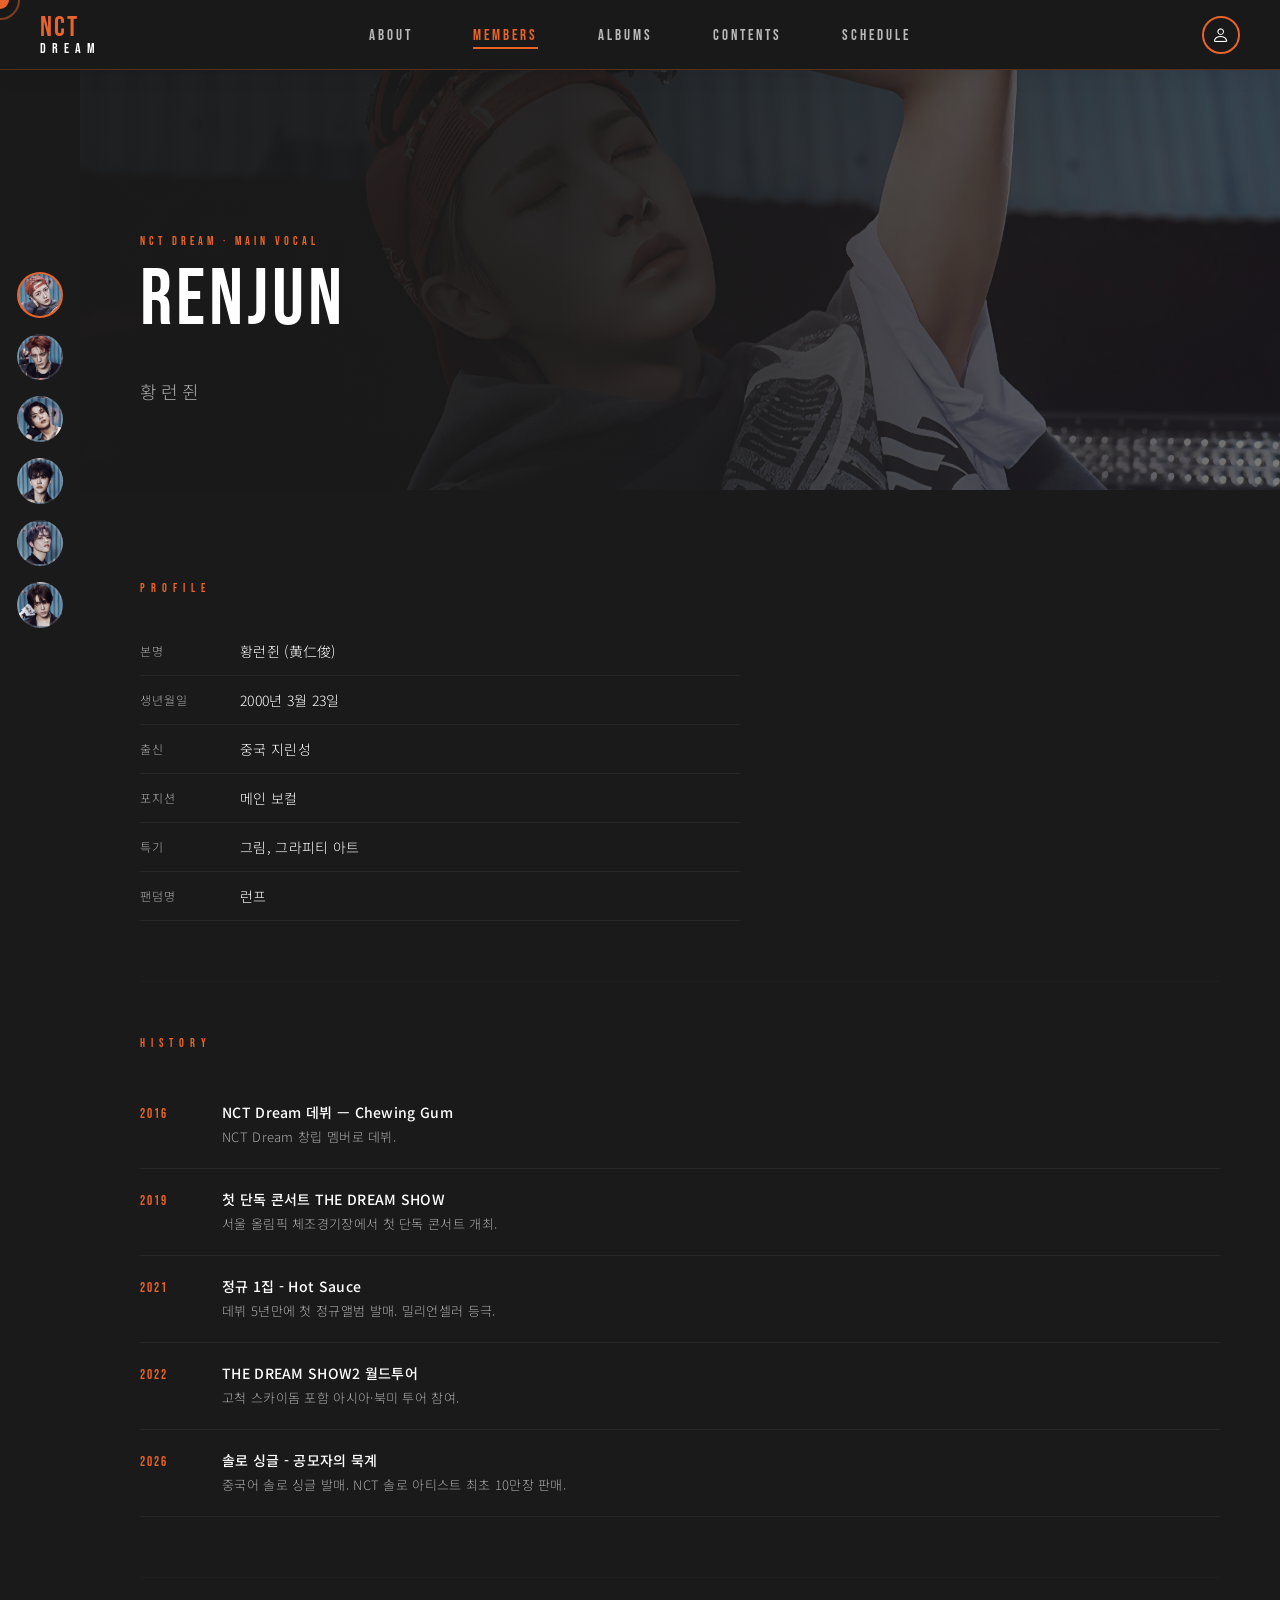
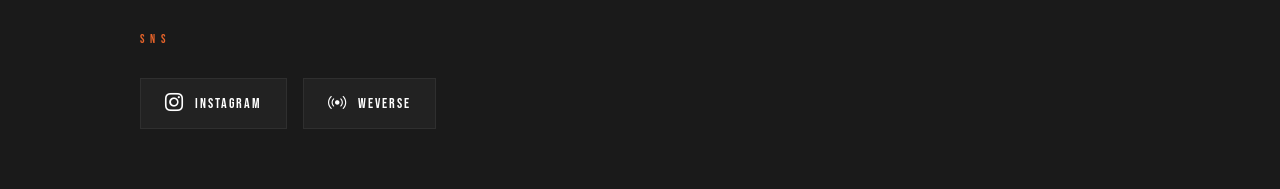
<file: renjun.html>
<!DOCTYPE html>
<html lang="ko">

<head>
  <meta charset="utf-8">
  <meta content="width=device-width, initial-scale=1.0" name="viewport">
  <title>RENJUN · NCT DREAM ARCHIVE</title>
  <link href="https://fonts.googleapis.com/css2?family=Bebas+Neue&family=Noto+Sans+KR:wght@300;400;500;700&display=swap"
    rel="stylesheet">
  <link href="assets/vendor/bootstrap/css/bootstrap.min.css" rel="stylesheet">
  <link href="assets/vendor/bootstrap-icons/bootstrap-icons.css" rel="stylesheet">
  <link href="assets/css/style.css" rel="stylesheet">
  <style>
    :root {
      --orange: #E8642A;
      --dark: #1a1a1a;
      --dark2: #222222;
      --dark3: #2a2a2a;
      --white: #ffffff;
      --gray: #aaaaaa;
    }

    * {
      box-sizing: border-box;
      margin: 0;
      padding: 0;
    }

    body {
      background: var(--dark);
      color: var(--white);
      font-family: 'Noto Sans KR', sans-serif;
      cursor: none;
      overflow-x: hidden;
    }

    #cursor {
      width: 18px;
      height: 18px;
      background: var(--orange);
      border-radius: 50%;
      position: fixed;
      pointer-events: none;
      z-index: 99999;
      transform: translate(-50%, -50%);
      transition: width .2s, height .2s;
    }

    #cursor-ring {
      width: 40px;
      height: 40px;
      border: 2px solid var(--orange);
      border-radius: 50%;
      position: fixed;
      pointer-events: none;
      z-index: 99998;
      transform: translate(-50%, -50%);
      transition: all .15s ease;
      opacity: .5;
    }

    #header {
      background: rgba(26, 26, 26, .92);
      backdrop-filter: blur(10px);
      border-bottom: 1px solid rgba(232, 100, 42, .3);
      position: fixed;
      top: 0;
      width: 100%;
      z-index: 9000;
      padding: 0 40px;
      height: 70px;
      display: flex;
      align-items: center;
      justify-content: space-between;
    }

    .logo-text {
      font-family: 'Bebas Neue', sans-serif;
      font-size: 28px;
      color: var(--orange);
      letter-spacing: 2px;
      line-height: 1;
      text-decoration: none;
    }

    .logo-text span {
      display: block;
      font-size: 14px;
      color: var(--white);
      letter-spacing: 6px;
    }

    #navbar {
      position: absolute;
      left: 50%;
      transform: translateX(-50%);
    }

    #navbar ul {
      list-style: none;
      display: flex;
      gap: 60px;
      margin: 0;
      padding: 0;
      align-items: center;
    }

    #navbar ul li a {
      font-family: 'Bebas Neue', sans-serif;
      font-size: 15px;
      letter-spacing: 3px;
      color: rgba(255, 255, 255, .7);
      text-decoration: none;
      transition: color .3s;
      position: relative;
    }

    #navbar ul li a::after {
      content: '';
      position: absolute;
      bottom: -4px;
      left: 0;
      width: 0;
      height: 2px;
      background: var(--orange);
      transition: width .3s;
    }

    #navbar ul li a:hover {
      color: var(--white);
    }

    #navbar ul li a.active {
      color: var(--orange);
    }

    #navbar ul li a:hover::after,
    #navbar ul li a.active::after {
      width: 100%;
    }

    .login-btn {
      width: 38px;
      height: 38px;
      border-radius: 50%;
      border: 2px solid var(--orange);
      background: transparent;
      color: var(--white);
      display: flex;
      align-items: center;
      justify-content: center;
      cursor: none;
      transition: all .3s;
      font-size: 18px;
    }

    .login-btn:hover {
      background: var(--orange);
    }

    .login-btn i {
      display: inline-flex;
      line-height: 1;
    }

    .login-btn i.bi-box-arrow-right {
      transform: translate(3px, 0);
    }

    .page-wrapper {
      display: flex;
      padding-top: 70px;
      min-height: 100vh;
    }

    .member-sidenav {
      width: 80px;
      background: transparent;
      position: fixed;
      top: 0;
      left: 0;
      height: 100vh;
      display: flex;
      flex-direction: column;
      align-items: center;
      justify-content: center;
      gap: 16px;
      z-index: 100;
    }

    .member-nav-item {
      display: flex;
      flex-direction: column;
      align-items: center;
      gap: 6px;
      cursor: none;
      text-decoration: none;
      position: relative;
    }

    .member-nav-avatar {
      width: 46px;
      height: 46px;
      border-radius: 50%;
      border: 2px solid rgba(255, 255, 255, .15);
      background: rgba(255, 255, 255, .08);
      display: flex;
      align-items: center;
      justify-content: center;
      font-family: 'Bebas Neue', sans-serif;
      font-size: 13px;
      color: var(--gray);
      transition: all .3s;
      overflow: hidden;
      backdrop-filter: blur(4px);
    }

    .member-nav-item:hover .member-nav-avatar {
      border-color: var(--orange);
      background: rgba(232, 100, 42, .15);
      color: var(--white);
      transform: scale(1.1);
    }

    .member-nav-item.active .member-nav-avatar {
      border-color: var(--orange);
      background: var(--orange);
      color: var(--white);
    }

    .member-nav-item::after {
      content: attr(data-label);
      position: absolute;
      left: 60px;
      background: rgba(26, 26, 26, .9);
      color: var(--white);
      font-family: 'Bebas Neue', sans-serif;
      font-size: 12px;
      letter-spacing: 2px;
      padding: 6px 12px;
      white-space: nowrap;
      opacity: 0;
      pointer-events: none;
      transition: opacity .2s;
      border-left: 2px solid var(--orange);
    }

    .member-nav-item:hover::after {
      opacity: 1;
    }

    .member-content {
      margin-left: 80px;
      flex: 1;
      min-height: calc(100vh - 70px);
    }

    .member-hero {
      position: relative;
      height: 420px;
      overflow: hidden;
      background: var(--dark2);
    }

    .member-hero-bg {
      position: absolute;
      inset: 0;
      background: linear-gradient(to right, rgba(26, 26, 26, .9) 40%, rgba(26, 26, 26, .3) 100%);
      z-index: 1;
    }

    .member-hero-fallback {
      position: absolute;
      inset: 0;
      background: radial-gradient(ellipse at 70% 50%, rgba(232, 100, 42, .12) 0%, transparent 70%);
    }

    .member-hero-info {
      position: relative;
      z-index: 2;
      padding: 60px;
      height: 100%;
      display: flex;
      flex-direction: column;
      justify-content: flex-end;
    }

    .member-tag {
      font-family: 'Bebas Neue', sans-serif;
      font-size: 12px;
      letter-spacing: 4px;
      color: var(--orange);
      margin-bottom: 8px;
    }

    .member-name-big {
      font-family: 'Bebas Neue', sans-serif;
      font-size: 80px;
      line-height: .9;
      color: var(--white);
      letter-spacing: 4px;
      margin-bottom: 16px;
    }

    .member-name-kr {
      font-size: 18px;
      color: var(--gray);
      letter-spacing: 4px;
    }

    .member-detail {
      padding: 60px;
    }

    .profile-grid {
      max-width: 600px;
      margin-bottom: 60px;
    }

    .section-label {
      font-family: 'Bebas Neue', sans-serif;
      font-size: 12px;
      letter-spacing: 6px;
      color: var(--orange);
      margin-bottom: 24px;
    }

    .profile-table {
      width: 100%;
      border-collapse: collapse;
    }

    .profile-table tr {
      border-bottom: 1px solid rgba(255, 255, 255, .06);
    }

    .profile-table td {
      padding: 14px 0;
      font-size: 14px;
    }

    .profile-table td:first-child {
      color: var(--gray);
      width: 100px;
      font-size: 12px;
      letter-spacing: 1px;
    }

    .profile-table td:last-child {
      color: var(--white);
    }

    .member-desc {
      color: var(--gray);
      font-size: 14px;
      line-height: 2;
    }

    .history-section {
      margin-bottom: 60px;
    }

    .history-list {
      display: flex;
      flex-direction: column;
    }

    .history-item {
      display: flex;
      gap: 32px;
      padding: 20px 0;
      border-bottom: 1px solid rgba(255, 255, 255, .06);
      align-items: flex-start;
    }

    .history-year {
      font-family: 'Bebas Neue', sans-serif;
      font-size: 13px;
      letter-spacing: 2px;
      color: var(--orange);
      min-width: 50px;
      padding-top: 2px;
    }

    .history-title {
      font-size: 14px;
      font-weight: 500;
      color: var(--white);
      margin-bottom: 4px;
    }

    .history-desc {
      font-size: 13px;
      color: var(--gray);
      line-height: 1.7;
    }

    .sns-links {
      display: flex;
      gap: 16px;
      flex-wrap: wrap;
    }

    .sns-link {
      display: flex;
      align-items: center;
      gap: 10px;
      background: var(--dark2);
      border: 1px solid rgba(255, 255, 255, .06);
      padding: 14px 24px;
      color: var(--white);
      text-decoration: none;
      font-family: 'Bebas Neue', sans-serif;
      font-size: 14px;
      letter-spacing: 2px;
      transition: all .3s;
    }

    .sns-link:hover {
      border-color: var(--orange);
      color: var(--orange);
    }

    .sns-link i {
      font-size: 18px;
    }

    .section-divider {
      border: none;
      border-top: 1px solid rgba(255, 255, 255, .06);
      margin: 48px 0;
    }

    #login-modal {
      display: none;
      position: fixed;
      inset: 0;
      background: rgba(0, 0, 0, .85);
      z-index: 99000;
      align-items: center;
      justify-content: center;
      backdrop-filter: blur(4px);
    }

    #login-modal.open {
      display: flex;
    }

    .modal-box {
      background: var(--dark2);
      border: 1px solid rgba(232, 100, 42, .3);
      padding: 60px 50px;
      width: 700px;
      max-width: 95vw;
      position: relative;
    }

    .modal-close {
      position: absolute;
      top: 20px;
      right: 24px;
      background: none;
      border: none;
      color: var(--white);
      font-size: 24px;
      cursor: none;
      transition: color .3s;
    }

    .modal-close:hover {
      color: var(--orange);
    }

    .modal-title {
      font-family: 'Bebas Neue', sans-serif;
      font-size: 48px;
      letter-spacing: 6px;
      text-align: center;
      margin-bottom: 8px;
    }

    .modal-subtitle {
      text-align: center;
      color: var(--gray);
      font-size: 13px;
      letter-spacing: 2px;
      margin-bottom: 48px;
    }

    .member-grid {
      display: flex;
      justify-content: center;
      gap: 20px;
      flex-wrap: wrap;
    }

    .member-card {
      display: flex;
      flex-direction: column;
      align-items: center;
      gap: 10px;
      cursor: none;
      transition: transform .3s;
    }

    .member-card:hover {
      transform: translateY(-6px);
    }

    .member-avatar {
      width: 80px;
      height: 80px;
      border-radius: 50%;
      border: 3px solid transparent;
      background: var(--dark3);
      display: flex;
      align-items: center;
      justify-content: center;
      font-family: 'Bebas Neue', sans-serif;
      font-size: 24px;
      color: var(--gray);
      transition: border-color .3s;
    }

    .member-card:hover .member-avatar,
    .member-card.selected .member-avatar {
      border-color: var(--orange);
    }

    .member-card.selected .member-name {
      color: var(--orange);
    }

    .member-name {
      font-family: 'Bebas Neue', sans-serif;
      font-size: 14px;
      letter-spacing: 2px;
      color: var(--white);
      transition: color .3s;
    }

    .modal-confirm {
      display: block;
      margin: 40px auto 0;
      background: var(--orange);
      color: var(--white);
      font-family: 'Bebas Neue', sans-serif;
      font-size: 16px;
      letter-spacing: 3px;
      padding: 14px 48px;
      border: none;
      cursor: none;
      transition: background .3s;
    }

    .modal-confirm:hover {
      background: #c9551f;
    }
  </style>
</head>

<body>
  <div id="cursor"></div>
  <div id="cursor-ring"></div>

  <header id="header">
    <a href="index.html" class="logo-text">NCT<span>DREAM</span></a>
    <nav id="navbar">
      <ul>
        <li><a href="index.html#about">ABOUT</a></li>
        <li><a href="members.html" class="active">MEMBERS</a></li>
        <li><a href="albums.html">ALBUMS</a></li>
        <li><a href="contents.html">CONTENTS</a></li>
        <li><a href="schedule.html">SCHEDULE</a></li>
      </ul>
    </nav>
    <button class="login-btn" id="login-open-btn"><i class="bi bi-person"></i></button>
  </header>

  <div class="page-wrapper">
    <nav class="member-sidenav">
      <a href="renjun.html" class="member-nav-item active" data-member="renjun" data-label="RENJUN">
        <div class="member-nav-avatar">RJ</div>
      </a>
      <a href="jeno.html" class="member-nav-item" data-member="jeno" data-label="JENO">
        <div class="member-nav-avatar">JN</div>
      </a>
      <a href="haechan.html" class="member-nav-item" data-member="haechan" data-label="HAECHAN">
        <div class="member-nav-avatar">HC</div>
      </a>
      <a href="jaemin.html" class="member-nav-item" data-member="jaemin" data-label="JAEMIN">
        <div class="member-nav-avatar">JM</div>
      </a>
      <a href="chenle.html" class="member-nav-item" data-member="chenle" data-label="CHENLE">
        <div class="member-nav-avatar">CL</div>
      </a>
      <a href="jisung.html" class="member-nav-item" data-member="jisung" data-label="JISUNG">
        <div class="member-nav-avatar">JS</div>
      </a>
    </nav>

    <div class="member-content">
      <div class="member-hero">
        <div class="member-hero-fallback"></div>
        <img class="member-hero-img" src="assets/img/members/renjun-hero.jpg" alt="renjun">
        <div class="member-hero-bg"></div>
        <div class="member-hero-info">
          <p class="member-tag">NCT DREAM · MAIN VOCAL</p>
          <h1 class="member-name-big">RENJUN</h1>
          <p class="member-name-kr">황런쥔</p>
        </div>
      </div>

      <div class="member-detail">
        <div class="profile-grid">
          <div>
            <p class="section-label">PROFILE</p>
            <table class="profile-table">
              <tr>
                <td>본명</td>
                <td>황런쥔 (黄仁俊)</td>
              </tr>
              <tr>
                <td>생년월일</td>
                <td>2000년 3월 23일</td>
              </tr>
              <tr>
                <td>출신</td>
                <td>중국 지린성</td>
              </tr>
              <tr>
                <td>포지션</td>
                <td>메인 보컬</td>
              </tr>
              <tr>
                <td>특기</td>
                <td>그림, 그라피티 아트</td>
              </tr>
              <tr>
                <td>팬덤명</td>
                <td>런프</td>
              </tr>
            </table>
          </div>
        </div>

        <hr class="section-divider">

        <div class="history-section">
          <p class="section-label">HISTORY</p>
          <div class="history-list">
            <div class="history-item">
              <span class="history-year">2016</span>
              <div class="history-content">
                <div class="history-title">NCT Dream 데뷔 — Chewing Gum</div>
                <div class="history-desc">NCT Dream 창립 멤버로 데뷔.</div>
              </div>
            </div>
            <div class="history-item">
              <span class="history-year">2019</span>
              <div class="history-content">
                <div class="history-title">첫 단독 콘서트 THE DREAM SHOW</div>
                <div class="history-desc">서울 올림픽 체조경기장에서 첫 단독 콘서트 개최.</div>
              </div>
            </div>
            <div class="history-item">
              <span class="history-year">2021</span>
              <div class="history-content">
                <div class="history-title">정규 1집 - Hot Sauce</div>
                <div class="history-desc">데뷔 5년만에 첫 정규앨범 발매. 밀리언셀러 등극.</div>
              </div>
            </div>
            <div class="history-item">
              <span class="history-year">2022</span>
              <div class="history-content">
                <div class="history-title">THE DREAM SHOW2 월드투어</div>
                <div class="history-desc">고척 스카이돔 포함 아시아·북미 투어 참여.</div>
              </div>
            </div>
            <div class="history-item">
              <span class="history-year">2026</span>
              <div class="history-content">
                <div class="history-title">솔로 싱글 - 공모자의 묵계</div>
                <div class="history-desc">중국어 솔로 싱글 발매. NCT 솔로 아티스트 최초 10만장 판매.</div>
              </div>
            </div>
          </div>
        </div>

        <hr class="section-divider">

        <div>
          <p class="section-label">SNS</p>
          <div class="sns-links">
            <a href="https://www.instagram.com/renjun_huang/" target="_blank" class="sns-link">
              <i class="bi bi-instagram"></i> INSTAGRAM
            </a>
            <a href="https://weverse.io/nctdream" target="_blank" class="sns-link">
              <i class="bi bi-broadcast"></i> WEVERSE
            </a>
          </div>
        </div>
      </div>
    </div>
  </div>

  <div id="login-modal">
    <div class="modal-box">
      <button class="modal-close" id="login-close-btn">✕</button>
      <h2 class="modal-title">LOGIN</h2>
      <p class="modal-subtitle">최애 멤버를 선택하세요</p>
      <div class="member-grid">
        <div class="member-card" data-member="renjun" onclick="selectMember(this)">
          <div class="member-avatar">RJ</div><span class="member-name">RENJUN</span>
        </div>
        <div class="member-card" data-member="jeno" onclick="selectMember(this)">
          <div class="member-avatar">JN</div><span class="member-name">JENO</span>
        </div>
        <div class="member-card" data-member="haechan" onclick="selectMember(this)">
          <div class="member-avatar">HC</div><span class="member-name">HAECHAN</span>
        </div>
        <div class="member-card" data-member="jaemin" onclick="selectMember(this)">
          <div class="member-avatar">JM</div><span class="member-name">JAEMIN</span>
        </div>
        <div class="member-card" data-member="chenle" onclick="selectMember(this)">
          <div class="member-avatar">CL</div><span class="member-name">CHENLE</span>
        </div>
        <div class="member-card" data-member="jisung" onclick="selectMember(this)">
          <div class="member-avatar">JS</div><span class="member-name">JISUNG</span>
        </div>
      </div>
      <button class="modal-confirm" id="modal-confirm-btn">SELECT</button>
    </div>
  </div>

  <script src="assets/vendor/bootstrap/js/bootstrap.bundle.min.js"></script>
  <script>
    const cursor = document.getElementById('cursor');
    const cursorRing = document.getElementById('cursor-ring');
    document.addEventListener('mousemove', (e) => {
      cursor.style.left = e.clientX + 'px'; cursor.style.top = e.clientY + 'px';
      cursorRing.style.left = e.clientX + 'px'; cursorRing.style.top = e.clientY + 'px';
    });
    document.querySelectorAll('a, button').forEach(el => {
      el.addEventListener('mouseenter', () => {
        if (cursor.style.backgroundImage) {
          cursor.style.width = '50px';
          cursor.style.height = '50px';
        } else {
          cursor.style.width = '28px';
          cursor.style.height = '28px';
          cursorRing.style.width = '55px';
          cursorRing.style.height = '55px';
        }
      });
      el.addEventListener('mouseleave', () => {
        if (cursor.style.backgroundImage) {
          cursor.style.width = '40px';
          cursor.style.height = '40px';
        } else {
          cursor.style.width = '18px';
          cursor.style.height = '18px';
          cursorRing.style.width = '40px';
          cursorRing.style.height = '40px';
        }
      });
    });
    const modal = document.getElementById('login-modal');
    document.getElementById('login-open-btn').addEventListener('click', () => {
      const saved = localStorage.getItem('ncd-member');
      if (saved) {
        localStorage.removeItem('ncd-member');
        const cursor = document.getElementById('cursor');
        const cursorRing = document.getElementById('cursor-ring');
        if (cursor) {
          cursor.style.backgroundImage = '';
          cursor.style.backgroundColor = 'var(--orange)';
          cursor.style.borderRadius = '50%';
          cursor.style.width = '18px';
          cursor.style.height = '18px';
        }
        if (cursorRing) {
          cursorRing.style.display = 'block';
          cursorRing.style.width = '40px';
          cursorRing.style.height = '40px';
        }
        document.querySelectorAll('.member-card').forEach(c => c.classList.remove('selected'));
        updateLoginButtonState();
        alert('로그아웃되었습니다!');
      } else {
        modal.classList.add('open');
      }
    });
    document.getElementById('login-close-btn').addEventListener('click', () => modal.classList.remove('open'));
    modal.addEventListener('click', (e) => { if (e.target === modal) modal.classList.remove('open'); });
    let selectedMember = localStorage.getItem('ncd-member') || 'renjun';
    function selectMember(card) {
      document.querySelectorAll('.member-card').forEach(c => c.classList.remove('selected'));
      card.classList.add('selected'); selectedMember = card.dataset.member;
    }
    document.getElementById('modal-confirm-btn').addEventListener('click', () => {
      localStorage.setItem('ncd-member', selectedMember);
      modal.classList.remove('open');
      applyCursor(selectedMember);
      updateLoginButtonState();
      alert(selectedMember.toUpperCase() + ' 으로 로그인되었습니다!');
    });
    function applyCursor(member) {
      if (member) {
        const cursor = document.getElementById('cursor');
        const cursorRing = document.getElementById('cursor-ring');
        if (cursor) {
          cursor.style.backgroundImage = `url('assets/img/cursor-${member}.png')`;
          cursor.style.backgroundSize = 'contain';
          cursor.style.backgroundPosition = 'center';
          cursor.style.backgroundRepeat = 'no-repeat';
          cursor.style.backgroundColor = 'transparent';
          cursor.style.borderRadius = '0';
          cursor.style.width = '40px';
          cursor.style.height = '40px';
        }
        if (cursorRing) {
          cursorRing.style.display = 'none';
        }
      }
    }
    function updateLoginButtonState() {
      const loginBtn = document.getElementById('login-open-btn');
      const saved = localStorage.getItem('ncd-member');
      if (saved) {
        loginBtn.innerHTML = '<i class="bi bi-box-arrow-right"></i>';
      } else {
        loginBtn.innerHTML = '<i class="bi bi-person"></i>';
      }
    }
    const saved = localStorage.getItem('ncd-member');
    if (saved) {
      const card = document.querySelector('[data-member="' + saved + '"]');
      if (card) selectMember(card);
      applyCursor(saved);
    }
    updateLoginButtonState();
  </script>
</body>

</html>
</file>
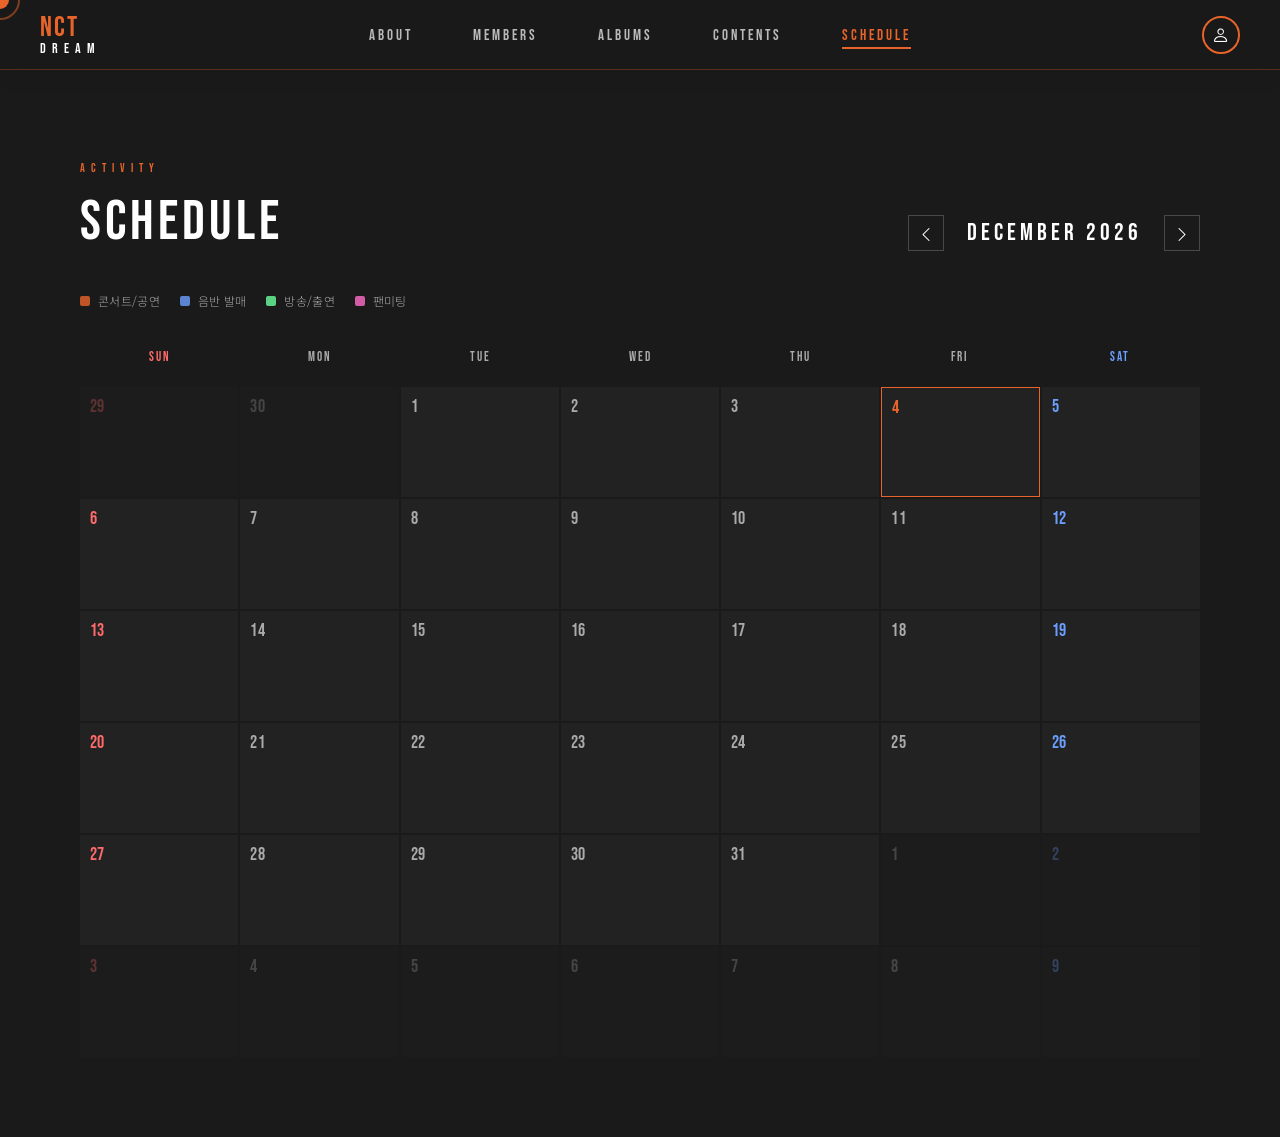
<file: schedule.html>
<!DOCTYPE html>
<html lang="ko">
<head>
  <meta charset="utf-8">
  <meta content="width=device-width, initial-scale=1.0" name="viewport">
  <title>SCHEDULE · NCT DREAM ARCHIVE</title>
  <link href="https://fonts.googleapis.com/css2?family=Bebas+Neue&family=Noto+Sans+KR:wght@300;400;500;700&display=swap" rel="stylesheet">
  <link href="assets/vendor/bootstrap/css/bootstrap.min.css" rel="stylesheet">
  <link href="assets/vendor/bootstrap-icons/bootstrap-icons.css" rel="stylesheet">
  <link href="assets/css/style.css" rel="stylesheet">
  <style>
    :root { --orange:#E8642A; --dark:#1a1a1a; --dark2:#222222; --dark3:#2a2a2a; --white:#ffffff; --gray:#aaaaaa; }
    * { box-sizing:border-box; margin:0; padding:0; }
    body { background:var(--dark); color:var(--white); font-family:'Noto Sans KR',sans-serif; cursor:none; overflow-x:hidden; }

    #cursor { width:18px; height:18px; background:var(--orange); border-radius:50%; position:fixed; pointer-events:none; z-index:99999; transform:translate(-50%,-50%); transition:width .2s,height .2s; }
    #cursor-ring { width:40px; height:40px; border:2px solid var(--orange); border-radius:50%; position:fixed; pointer-events:none; z-index:99998; transform:translate(-50%,-50%); transition:all .15s ease; opacity:.5; }

    #header { background:rgba(26,26,26,.92); backdrop-filter:blur(10px); border-bottom:1px solid rgba(232,100,42,.3); position:fixed; top:0; width:100%; z-index:9000; padding:0 40px; height:70px; display:flex; align-items:center; justify-content:space-between; }
    .logo-text { font-family:'Bebas Neue',sans-serif; font-size:28px; color:var(--orange); letter-spacing:2px; line-height:1; text-decoration:none; }
    .logo-text span { display:block; font-size:14px; color:var(--white); letter-spacing:6px; }
    #navbar { position:absolute; left:50%; transform:translateX(-50%); }
    #navbar ul { list-style:none; display:flex; gap:60px; margin:0; padding:0; align-items:center; }
    #navbar ul li a { font-family:'Bebas Neue',sans-serif; font-size:15px; letter-spacing:3px; color:rgba(255,255,255,.7); text-decoration:none; transition:color .3s; position:relative; }
    #navbar ul li a::after { content:''; position:absolute; bottom:-4px; left:0; width:0; height:2px; background:var(--orange); transition:width .3s; }
    #navbar ul li a:hover { color:var(--white); }
    #navbar ul li a.active { color:var(--orange); }
    #navbar ul li a:hover::after, #navbar ul li a.active::after { width:100%; }
    .login-btn { width:38px; height:38px; border-radius:50%; border:2px solid var(--orange); background:transparent; color:var(--white); display:flex; align-items:center; justify-content:center; cursor:none; transition:all .3s; font-size:18px; }
    .login-btn:hover { background:var(--orange); }
    .login-btn i { display:inline-flex; line-height:1; }
    .login-btn i.bi-box-arrow-right { transform:translate(3px,0); }

    .page-wrapper { padding-top:70px; min-height:100vh; }

    
    .page-header {
      padding: 60px 80px 40px;
      display: flex;
      align-items: flex-end;
      justify-content: space-between;
    }

    .section-label { font-family:'Bebas Neue',sans-serif; font-size:12px; letter-spacing:6px; color:var(--orange); margin-bottom:12px; }
    .section-heading { font-family:'Bebas Neue',sans-serif; font-size:56px; color:var(--white); letter-spacing:4px; line-height:1; }

    
    .month-nav {
      display: flex;
      align-items: center;
      gap: 20px;
    }

    .month-nav-btn {
      width: 36px; height: 36px;
      background: transparent;
      border: 1px solid rgba(255,255,255,.2);
      color: var(--white);
      display: flex; align-items: center; justify-content: center;
      cursor: none;
      transition: all 0.3s;
      font-size: 16px;
    }

    .month-nav-btn:hover { border-color: var(--orange); color: var(--orange); }

    .month-label {
      font-family: 'Bebas Neue', sans-serif;
      font-size: 24px;
      letter-spacing: 4px;
      color: var(--white);
      min-width: 180px;
      text-align: center;
    }

    
    .calendar-wrapper {
      padding: 0 80px 80px;
    }

    
    .calendar-header {
      display: grid;
      grid-template-columns: repeat(7, 1fr);
      margin-bottom: 8px;
    }

    .calendar-header-cell {
      font-family: 'Bebas Neue', sans-serif;
      font-size: 13px;
      letter-spacing: 2px;
      text-align: center;
      padding: 12px 0;
      color: var(--gray);
      min-width: 0;
    }

    .calendar-header-cell:first-child { color: #ff6b6b; }
    .calendar-header-cell:last-child { color: #6b9fff; }

    
    .calendar-grid {
      display: grid;
      grid-template-columns: repeat(7, 1fr);
      gap: 2px;
    }

    .calendar-cell {
      min-height: 110px;
      background: var(--dark2);
      padding: 10px;
      position: relative;
      transition: background 0.2s;
      min-width: 0;
      overflow: hidden;
    }

    .calendar-cell:hover { background: var(--dark3); }

    .calendar-cell.other-month { opacity: 0.3; }

    .calendar-cell.today { border: 1px solid var(--orange); }

    .date-num {
      font-family: 'Bebas Neue', sans-serif;
      font-size: 18px;
      color: var(--gray);
      margin-bottom: 6px;
    }

    .calendar-cell.today .date-num {
      color: var(--orange);
    }

    .calendar-cell.sunday .date-num { color: #ff6b6b; }
    .calendar-cell.saturday .date-num { color: #6b9fff; }

    
    .schedule-item {
      font-size: 11px;
      padding: 3px 7px;
      margin-bottom: 3px;
      border-radius: 2px;
      line-height: 1.4;
      white-space: nowrap;
      overflow: hidden;
      text-overflow: ellipsis;
      cursor: none;
      transition: opacity 0.2s;
    }

    .schedule-item:hover { opacity: 0.8; }

    .schedule-item.type-concert { background: rgba(232,100,42,.8); color: #fff; }
    .schedule-item.type-release { background: rgba(107,159,255,.8); color: #fff; }
    .schedule-item.type-broadcast { background: rgba(107,255,159,.8); color: #111; }
    .schedule-item.type-fanmeet { background: rgba(255,107,200,.8); color: #fff; }

    
    .legend {
      display: flex;
      gap: 20px;
      margin-bottom: 24px;
    }

    .legend-item {
      display: flex;
      align-items: center;
      gap: 8px;
      font-size: 12px;
      color: var(--gray);
    }

    .legend-dot {
      width: 10px; height: 10px;
      border-radius: 2px;
    }

    
    #login-modal { display:none; position:fixed; inset:0; background:rgba(0,0,0,.85); z-index:99000; align-items:center; justify-content:center; backdrop-filter:blur(4px); }
    #login-modal.open { display:flex; }
    .modal-box { background:var(--dark2); border:1px solid rgba(232,100,42,.3); padding:60px 50px; width:700px; max-width:95vw; position:relative; }
    .modal-close { position:absolute; top:20px; right:24px; background:none; border:none; color:var(--white); font-size:24px; cursor:none; transition:color .3s; }
    .modal-close:hover { color:var(--orange); }
    .modal-title { font-family:'Bebas Neue',sans-serif; font-size:48px; letter-spacing:6px; text-align:center; margin-bottom:8px; }
    .modal-subtitle { text-align:center; color:var(--gray); font-size:13px; letter-spacing:2px; margin-bottom:48px; }
    .member-grid { display:flex; justify-content:center; gap:20px; flex-wrap:wrap; }
    .member-card { display:flex; flex-direction:column; align-items:center; gap:10px; cursor:none; transition:transform .3s; }
    .member-card:hover { transform:translateY(-6px); }
    .member-avatar { width:80px; height:80px; border-radius:50%; border:3px solid transparent; background:var(--dark3); display:flex; align-items:center; justify-content:center; font-family:'Bebas Neue',sans-serif; font-size:24px; color:var(--gray); transition:border-color .3s; }
    .member-card:hover .member-avatar, .member-card.selected .member-avatar { border-color:var(--orange); }
    .member-card.selected .member-name { color:var(--orange); }
    .member-name { font-family:'Bebas Neue',sans-serif; font-size:14px; letter-spacing:2px; color:var(--white); transition:color .3s; }
    .modal-confirm { display:block; margin:40px auto 0; background:var(--orange); color:var(--white); font-family:'Bebas Neue',sans-serif; font-size:16px; letter-spacing:3px; padding:14px 48px; border:none; cursor:none; transition:background .3s; }
    .modal-confirm:hover { background:#c9551f; }
  </style>
</head>
<body>
  <div id="cursor"></div>
  <div id="cursor-ring"></div>

  <header id="header">
    <a href="index.html" class="logo-text">NCT<span>DREAM</span></a>
    <nav id="navbar">
      <ul>
        <li><a href="index.html#about">ABOUT</a></li>
        <li><a href="members.html">MEMBERS</a></li>
        <li><a href="albums.html">ALBUMS</a></li>
        <li><a href="contents.html">CONTENTS</a></li>
        <li><a href="schedule.html" class="active">SCHEDULE</a></li>
      </ul>
    </nav>
    <button class="login-btn" id="login-open-btn"><i class="bi bi-person"></i></button>
  </header>

  <div class="page-wrapper">
    <div class="page-header">
      <div>
        <p class="section-label">ACTIVITY</p>
        <h1 class="section-heading">SCHEDULE</h1>
      </div>
      <div class="month-nav">
        <button class="month-nav-btn" id="prevBtn"><i class="bi bi-chevron-left"></i></button>
        <div class="month-label" id="monthLabel"></div>
        <button class="month-nav-btn" id="nextBtn"><i class="bi bi-chevron-right"></i></button>
      </div>
    </div>

    <div class="calendar-wrapper">
      
      <div class="legend">
        <div class="legend-item"><div class="legend-dot" style="background:rgba(232,100,42,.8)"></div>콘서트/공연</div>
        <div class="legend-item"><div class="legend-dot" style="background:rgba(107,159,255,.8)"></div>음반 발매</div>
        <div class="legend-item"><div class="legend-dot" style="background:rgba(107,255,159,.8)"></div>방송/출연</div>
        <div class="legend-item"><div class="legend-dot" style="background:rgba(255,107,200,.8)"></div>팬미팅</div>
      </div>

      
      <div class="calendar-header">
        <div class="calendar-header-cell">SUN</div>
        <div class="calendar-header-cell">MON</div>
        <div class="calendar-header-cell">TUE</div>
        <div class="calendar-header-cell">WED</div>
        <div class="calendar-header-cell">THU</div>
        <div class="calendar-header-cell">FRI</div>
        <div class="calendar-header-cell">SAT</div>
      </div>

      
      <div class="calendar-grid" id="calendarGrid"></div>
    </div>
  </div>

  
  <div id="login-modal">
    <div class="modal-box">
      <button class="modal-close" id="login-close-btn">✕</button>
      <h2 class="modal-title">LOGIN</h2>
      <p class="modal-subtitle">최애 멤버를 선택하세요</p>
      <div class="member-grid">
        <div class="member-card" data-member="renjun" onclick="selectMember(this)"><div class="member-avatar">RJ</div><span class="member-name">RENJUN</span></div>
        <div class="member-card" data-member="jeno" onclick="selectMember(this)"><div class="member-avatar">JN</div><span class="member-name">JENO</span></div>
        <div class="member-card" data-member="haechan" onclick="selectMember(this)"><div class="member-avatar">HC</div><span class="member-name">HAECHAN</span></div>
        <div class="member-card" data-member="jaemin" onclick="selectMember(this)"><div class="member-avatar">JM</div><span class="member-name">JAEMIN</span></div>
        <div class="member-card" data-member="chenle" onclick="selectMember(this)"><div class="member-avatar">CL</div><span class="member-name">CHENLE</span></div>
        <div class="member-card" data-member="jisung" onclick="selectMember(this)"><div class="member-avatar">JS</div><span class="member-name">JISUNG</span></div>
      </div>
      <button class="modal-confirm" id="modal-confirm-btn">SELECT</button>
    </div>
  </div>

  <script src="assets/vendor/bootstrap/js/bootstrap.bundle.min.js"></script>
  <script>
    const cursor = document.getElementById('cursor');
    const cursorRing = document.getElementById('cursor-ring');
    document.addEventListener('mousemove', (e) => {
      cursor.style.left = e.clientX + 'px'; cursor.style.top = e.clientY + 'px';
      cursorRing.style.left = e.clientX + 'px'; cursorRing.style.top = e.clientY + 'px';
    });
    document.querySelectorAll('a, button').forEach(el => {
      el.addEventListener('mouseenter', () => {
        if (cursor.style.backgroundImage) {
          cursor.style.width = '50px';
          cursor.style.height = '50px';
        } else {
          cursor.style.width = '28px';
          cursor.style.height = '28px';
          cursorRing.style.width = '55px';
          cursorRing.style.height = '55px';
        }
      });
      el.addEventListener('mouseleave', () => {
        if (cursor.style.backgroundImage) {
          cursor.style.width = '40px';
          cursor.style.height = '40px';
        } else {
          cursor.style.width = '18px';
          cursor.style.height = '18px';
          cursorRing.style.width = '40px';
          cursorRing.style.height = '40px';
        }
      });
    });

    
    const schedules = {
      '2026-06-07': [{ text: 'NCT DREAM 팬미팅', type: 'fanmeet' }],
      '2026-06-14': [{ text: '음반 발매', type: 'release' }],
      '2026-06-20': [{ text: '음악방송 출연', type: 'broadcast' }],
      '2026-06-21': [{ text: '음악방송 출연', type: 'broadcast' }],
      '2026-06-28': [{ text: 'THE DREAM SHOW3', type: 'concert' }],
      '2026-06-29': [{ text: 'THE DREAM SHOW3', type: 'concert' }],
      '2026-07-05': [{ text: '팬사인회', type: 'fanmeet' }],
      '2026-07-12': [{ text: '새 앨범 발매', type: 'release' }],
      '2026-07-17': [{ text: '음악방송 출연', type: 'broadcast' }],
    };

    
    const today = new Date();
    let currentYear = today.getFullYear();
    let currentMonth = today.getMonth();

    const MONTHS_KO = ['JANUARY','FEBRUARY','MARCH','APRIL','MAY','JUNE','JULY','AUGUST','SEPTEMBER','OCTOBER','NOVEMBER','DECEMBER'];

    function pad(n) { return String(n).padStart(2, '0'); }

    function renderCalendar(year, month) {
      document.getElementById('monthLabel').textContent = `${MONTHS_KO[month]} ${year}`;

      const grid = document.getElementById('calendarGrid');
      grid.innerHTML = '';

      const firstDay = new Date(year, month, 1).getDay();
      const lastDate = new Date(year, month + 1, 0).getDate();
      const prevLastDate = new Date(year, month, 0).getDate();

      let cells = [];

      
      for (let i = firstDay - 1; i >= 0; i--) {
        cells.push({ day: prevLastDate - i, type: 'other' });
      }
      
      for (let d = 1; d <= lastDate; d++) {
        cells.push({ day: d, type: 'current' });
      }
      
      const remaining = 42 - cells.length;
      for (let d = 1; d <= remaining; d++) {
        cells.push({ day: d, type: 'other' });
      }

      cells.forEach((cell, idx) => {
        const div = document.createElement('div');
        div.className = 'calendar-cell';

        const dayOfWeek = idx % 7;
        if (dayOfWeek === 0) div.classList.add('sunday');
        if (dayOfWeek === 6) div.classList.add('saturday');
        if (cell.type === 'other') div.classList.add('other-month');

        
        if (cell.type === 'current' &&
            cell.day === today.getDate() &&
            year === today.getFullYear() &&
            month === today.getMonth()) {
          div.classList.add('today');
        }

        const dateNum = document.createElement('div');
        dateNum.className = 'date-num';
        dateNum.textContent = cell.day;
        div.appendChild(dateNum);

        
        if (cell.type === 'current') {
          const dateKey = `${year}-${pad(month + 1)}-${pad(cell.day)}`;
          const daySchedules = schedules[dateKey] || [];
          daySchedules.forEach(s => {
            const item = document.createElement('div');
            item.className = `schedule-item type-${s.type}`;
            item.textContent = s.text;
            div.appendChild(item);
          });
        }

        grid.appendChild(div);
      });
    }

    
    document.getElementById('prevBtn').addEventListener('click', () => {
      currentMonth--;
      if (currentMonth < 0) { currentMonth = 11; currentYear--; }
      renderCalendar(currentYear, currentMonth);
    });

    document.getElementById('nextBtn').addEventListener('click', () => {
      currentMonth++;
      if (currentMonth > 11) { currentMonth = 0; currentYear++; }
      renderCalendar(currentYear, currentMonth);
    });

    renderCalendar(currentYear, currentMonth);

    const modal = document.getElementById('login-modal');
    document.getElementById('login-open-btn').addEventListener('click', () => {
      const saved = localStorage.getItem('ncd-member');
      if (saved) {
        localStorage.removeItem('ncd-member');
        const cursor = document.getElementById('cursor');
        const cursorRing = document.getElementById('cursor-ring');
        if (cursor) {
          cursor.style.backgroundImage = '';
          cursor.style.backgroundColor = 'var(--orange)';
          cursor.style.borderRadius = '50%';
          cursor.style.width = '18px';
          cursor.style.height = '18px';
        }
        if (cursorRing) {
          cursorRing.style.display = 'block';
          cursorRing.style.width = '40px';
          cursorRing.style.height = '40px';
        }
        document.querySelectorAll('.member-card').forEach(c => c.classList.remove('selected'));
        updateLoginButtonState();
        alert('로그아웃되었습니다!');
      } else {
        modal.classList.add('open');
      }
    });
    document.getElementById('login-close-btn').addEventListener('click', () => modal.classList.remove('open'));
    modal.addEventListener('click', (e) => { if(e.target===modal) modal.classList.remove('open'); });
    let selectedMember = localStorage.getItem('ncd-member') || 'renjun';
    function selectMember(card) {
      document.querySelectorAll('.member-card').forEach(c => c.classList.remove('selected'));
      card.classList.add('selected'); selectedMember = card.dataset.member;
    }
    document.getElementById('modal-confirm-btn').addEventListener('click', () => {
      localStorage.setItem('ncd-member', selectedMember);
      modal.classList.remove('open');
      applyCursor(selectedMember);
      updateLoginButtonState();
      alert(selectedMember.toUpperCase() + ' 으로 로그인되었습니다!');
    });
    function applyCursor(member) {
      if (member) {
        const cursor = document.getElementById('cursor');
        const cursorRing = document.getElementById('cursor-ring');
        if (cursor) {
          cursor.style.backgroundImage = `url('assets/img/cursor-${member}.png')`;
          cursor.style.backgroundSize = 'contain';
          cursor.style.backgroundPosition = 'center';
          cursor.style.backgroundRepeat = 'no-repeat';
          cursor.style.backgroundColor = 'transparent';
          cursor.style.borderRadius = '0';
          cursor.style.width = '40px';
          cursor.style.height = '40px';
        }
        if (cursorRing) {
          cursorRing.style.display = 'none';
        }
      }
    }
    function updateLoginButtonState() {
      const loginBtn = document.getElementById('login-open-btn');
      const saved = localStorage.getItem('ncd-member');
      if (saved) {
        loginBtn.innerHTML = '<i class="bi bi-box-arrow-right"></i>';
      } else {
        loginBtn.innerHTML = '<i class="bi bi-person"></i>';
      }
    }
    const saved = localStorage.getItem('ncd-member');
    if(saved) {
      const card = document.querySelector('[data-member="'+saved+'"]');
      if(card) selectMember(card);
      applyCursor(saved);
    }
    updateLoginButtonState();
  </script>
</body>
</html>
</file>
<file: assets/css/style.css>
body {
  background: #ffffff;
  color: #898989;
  font-family: "Poppins", helvetica;
  font-size: 15px;
  font-weight: 300;
  line-height: 20px;
  letter-spacing: 0.02em;
  overflow-x: hidden;
  margin: 0 auto;
  padding: 0;
  box-sizing: border-box;
}

h1,
h2,
h3,
h4,
h5,
h6 {
  margin: 0;
}

h2 {
  color: #292929;
  font-weight: 600;
}

h4 {
  color: #292929;
  font-size: 14px;
  font-weight: 600;
}

a {
  color: #292929;
  text-decoration: none !important;
  transition: all 0.5s ease-in-out 0s;
}

a:hover {
  transition: all 0.5s ease-in-out 0s;
}

p {
  margin: 25px 0;
  padding: 0;
  font-size: 15px;
  color: #999999;
  line-height: 28px;
}

::-moz-selection {
  background: #b8a07e;
  color: #fff;
}

::selection {
  background: #b8a07e;
  color: #fff;
}

.btn {
  background: #333;
  border: medium none;
  border-radius: 0;
  color: #fff;
  font-size: 12px;
  height: 50px;
  line-height: 50px;
  padding: 0 30px;
  text-transform: uppercase;
}

.btn:hover,
.btn:focus {
  color: #fff;
}

.padDiv {
  padding: 30px 20px;
}

.section-title {
  margin-bottom: 70px;
}

.section-title h2 {
  font-size: 25px;
  letter-spacing: 2px;
  text-transform: uppercase;
}

.form-control {
  background-color: transparent;
  border: 1px solid #999;
  border-radius: 0;
  color: #999999;
  font-size: 12px;
  font-weight: 500;
  height: 50px;
  letter-spacing: 0.1em;
  padding-left: 10px;
  margin: 0 0 25px 0;
  line-height: 14px;
  text-transform: uppercase;
}

.form-control:focus {
  box-shadow: none;
  outline: 0 none;
}

.paddsection {
  padding-top: 90px;
  padding-bottom: 90px;
}

.paddsections {
  padding-top: 90px;
  padding-bottom: 90px !important;
}

.hvr-shutter-in-horizontal::before {
  background: #333;
}

.hvr-shutter-in-horizontal:hover {
  background: #b8a07e;
}

.mb-30 {
  margin-bottom: 30px;
}

.main-content {
  padding-top: 140px;
}


.back-to-top {
  position: fixed;
  visibility: hidden;
  opacity: 0;
  right: 15px;
  bottom: 15px;
  z-index: 996;
  background: #b8a07e;
  width: 40px;
  height: 40px;
  border-radius: 4px;
  transition: all 0.4s;
}

.back-to-top i {
  font-size: 28px;
  color: #fff;
  line-height: 0;
}

.back-to-top:hover {
  background: #c6b398;
  color: #fff;
}

.back-to-top.active {
  visibility: visible;
  opacity: 1;
}


#header {
  transition: all 0.5s;
  z-index: 997;
  padding: 15px 0;
  background-color: #fff;
  top: -100%;
  box-shadow: 0px 2px 25px rgba(0, 0, 0, 0.08);
}

#header.header-scrolled,
#header.header-inner-pages {
  top: 0;
}

#header .logo {
  font-size: 30px;
  margin: 0;
  padding: 0;
  line-height: 1;
  font-weight: 600;
  letter-spacing: 1px;
  font-family: "Playfair Display", sans-serif;
  font-style: italic;
}

#header .logo a {
  color: #898989;
}

#header .logo img {
  max-height: 40px;
}

@media (max-width: 992px) {
  #header {
    border: 0;
  }
}



.navbar {
  padding: 0;
}

.navbar ul {
  margin: 0;
  padding: 0;
  display: flex;
  list-style: none;
  align-items: center;
}

.navbar li {
  position: relative;
}

.navbar a,
.navbar a:focus {
  display: flex;
  align-items: center;
  justify-content: space-between;
  padding: 10px 0 10px 30px;
  font-family: "Poppins", sans-serif;
  font-size: 14px;
  font-weight: 500;
  color: #7e7d7d;
  white-space: nowrap;
  transition: 0.3s;
}

.navbar a i,
.navbar a:focus i {
  font-size: 12px;
  line-height: 0;
  margin-left: 5px;
}

.navbar a:hover,
.navbar .active,
.navbar .active:focus,
.navbar li:hover>a {
  color: #b8a07e;
}

.navbar .dropdown ul {
  display: block;
  position: absolute;
  left: 30px;
  top: calc(100% + 30px);
  margin: 0;
  padding: 10px 0;
  z-index: 99;
  opacity: 0;
  visibility: hidden;
  background: #fff;
  box-shadow: 0px 0px 30px rgba(127, 137, 161, 0.25);
  transition: 0.3s;
}

.navbar .dropdown ul li {
  min-width: 200px;
}

.navbar .dropdown ul a {
  padding: 10px 20px;
  font-weight: 400;
}

.navbar .dropdown ul a i {
  font-size: 12px;
}

.navbar .dropdown ul a:hover,
.navbar .dropdown ul .active:hover,
.navbar .dropdown ul li:hover>a {
  color: #b8a07e;
}

.navbar .dropdown:hover>ul {
  opacity: 1;
  top: 100%;
  visibility: visible;
}

.navbar .dropdown .dropdown ul {
  top: 0;
  left: calc(100% - 30px);
  visibility: hidden;
}

.navbar .dropdown .dropdown:hover>ul {
  opacity: 1;
  top: 0;
  left: 100%;
  visibility: visible;
}

@media (max-width: 1366px) {
  .navbar .dropdown .dropdown ul {
    left: -90%;
  }

  .navbar .dropdown .dropdown:hover>ul {
    left: -100%;
  }
}


.mobile-nav-toggle {
  color: #4b4a4a;
  font-size: 28px;
  cursor: pointer;
  display: none;
  line-height: 0;
  transition: 0.5s;
}

.mobile-nav-toggle.bi-x {
  color: #fff;
}

@media (max-width: 991px) {
  .mobile-nav-toggle {
    display: block;
  }

  .navbar ul {
    display: none;
  }
}

.navbar-mobile {
  position: fixed;
  overflow: hidden;
  top: 0;
  right: 0;
  left: 0;
  bottom: 0;
  background: rgba(49, 49, 49, 0.9);
  transition: 0.3s;
}

.navbar-mobile .mobile-nav-toggle {
  position: absolute;
  top: 15px;
  right: 15px;
}

.navbar-mobile ul {
  display: block;
  position: absolute;
  top: 55px;
  right: 15px;
  bottom: 15px;
  left: 15px;
  padding: 10px 0;
  border-radius: 10px;
  background-color: #fff;
  overflow-y: auto;
  transition: 0.3s;
}

.navbar-mobile a,
.navbar-mobile a:focus {
  padding: 10px 20px;
  font-size: 15px;
  color: #4b4a4a;
}

.navbar-mobile a:hover,
.navbar-mobile .active,
.navbar-mobile li:hover>a {
  color: #b8a07e;
}

.navbar-mobile .getstarted,
.navbar-mobile .getstarted:focus {
  margin: 15px;
}

.navbar-mobile .dropdown ul {
  position: static;
  display: none;
  margin: 10px 20px;
  padding: 10px 0;
  z-index: 99;
  opacity: 1;
  visibility: visible;
  background: #fff;
  box-shadow: 0px 0px 30px rgba(127, 137, 161, 0.25);
}

.navbar-mobile .dropdown ul li {
  min-width: 200px;
}

.navbar-mobile .dropdown ul a {
  padding: 10px 20px;
}

.navbar-mobile .dropdown ul a i {
  font-size: 12px;
}

.navbar-mobile .dropdown ul a:hover,
.navbar-mobile .dropdown ul .active:hover,
.navbar-mobile .dropdown ul li:hover>a {
  color: #b8a07e;
}

.navbar-mobile .dropdown>.dropdown-active {
  display: block;
}


#hero {
  background: url("../img/home-bg.jpg") repeat scroll center center/cover;
  height: 100vh;
  width: 100%;
}

#hero .hero-content {
  height: 100vh;
  text-align: left;
  width: 100%;
  display: flex;
  justify-content: center;
  flex-direction: column;
}

.hero-content h1 {
  font-size: 40px;
  font-weight: 700;
  margin-bottom: 10px;
  text-transform: uppercase;
  color: #fff;
}

.hero-content p {
  font-size: 13px;
  letter-spacing: 3px;
  margin-top: 0;
  margin-bottom: 30px;
  text-transform: capitalize;
  color: #fff;
  font-weight: 500;
}

.hero-content .list-social li {
  float: left;
  margin-right: 20px;
}

.hero-content .list-social li i {
  color: #fff;
  font-size: 15px;
}


.breadcrumbs {
  padding: 120px 0 0 0;
  background-color: white;
  min-height: 40px;
}

@media (max-width: 992px) {
  .breadcrumbs {
    padding-top: 100px;
  }
}

.breadcrumbs h2 {
  font-size: 24px;
  font-weight: 300;
  margin: 0;
}

@media (max-width: 992px) {
  .breadcrumbs h2 {
    margin: 0 0 10px 0;
  }
}

.breadcrumbs ol {
  display: flex;
  flex-wrap: wrap;
  list-style: none;
  padding: 0;
  margin: 0;
  font-size: 14px;
}

.breadcrumbs ol li+li {
  padding-left: 10px;
}

.breadcrumbs ol li+li::before {
  display: inline-block;
  padding-right: 10px;
  color: #6c757d;
  content: "/";
}

@media (max-width: 768px) {
  .breadcrumbs .d-flex {
    display: block !important;
  }

  .breadcrumbs ol {
    display: block;
  }

  .breadcrumbs ol li {
    display: inline-block;
  }
}



#about {
  width: 100%;
  height: auto;
  background: #f7f7f7;
  padding-top: 120px;
}

#about .div-img-bg {
  padding-bottom: 30px;
  border: 20px solid #b8a07e;
}

#about .div-img-bg .about-img img {
  width: 100%;
  box-shadow: 0px 0px 85px 0px rgba(0, 0, 0, 0.14);
  margin-top: -60px;
  margin-left: 40px;
  height: 400px;
  -o-object-fit: cover;
  object-fit: cover;
}

#about .about-descr .p-heading {
  font-family: "Playfair Display", serif;
  font-size: 28px;
  text-align: left;
}

#about .about-descr .separator {
  max-width: 80%;
  margin-bottom: 0;
  text-align: left;
}


#services {
  background: #f7f7f7;
  position: relative;
  padding-bottom: 80px;
}

.services-block span {
  margin: 10px 0;
  position: relative;
  font-size: 13px;
  color: #292929;
  letter-spacing: 0.1em;
  font-weight: 500;
  text-transform: uppercase;
  display: block;
}

.services-block .separator {
  margin: 0;
  font-size: 13px;
  line-height: 22px;
}

.services-block i {
  font-size: 44px;
  color: #b8a07e;
  line-height: 44px;
}

.services-slider .swiper-pagination {
  margin-top: 30px;
  position: relative;
}

.services-slider .swiper-pagination .swiper-pagination-bullet {
  width: 12px;
  height: 12px;
  background-color: #fff;
  opacity: 1;
  border: 1px solid #b8a07e;
}

.services-slider .swiper-pagination .swiper-pagination-bullet-active {
  background-color: #b8a07e;
}


#portfolio {
  position: relative;
  padding-bottom: 50px;
}

#portfolio #portfolio-flters {
  padding: 0;
  margin: 0 auto 35px auto;
  list-style: none;
  text-align: center;
  border-radius: 50px;
  padding: 2px 15px;
}

#portfolio #portfolio-flters li {
  cursor: pointer;
  display: inline-block;
  padding: 10px 15px 8px 15px;
  font-size: 14px;
  font-weight: 600;
  line-height: 1;
  text-transform: uppercase;
  color: #999999;
  margin-bottom: 5px;
  transition: all 0.3s ease-in-out;
}

#portfolio #portfolio-flters li:hover,
#portfolio #portfolio-flters li.filter-active {
  color: #b8a07e;
}

#portfolio #portfolio-flters li:last-child {
  margin-right: 0;
}

#portfolio .portfolio-item {
  margin-bottom: 30px;
}

#portfolio .portfolio-item .portfolio-info {
  opacity: 0;
  position: absolute;
  left: 30px;
  right: 30px;
  bottom: 0;
  z-index: 3;
  transition: all ease-in-out 0.3s;
  background: rgba(255, 255, 255, 0.9);
  padding: 15px;
}

#portfolio .portfolio-item .portfolio-info h4 {
  font-size: 18px;
  color: #666;
  font-weight: 600;
  margin-bottom: 10px;
}

#portfolio .portfolio-item .portfolio-info p {
  color: #999;
  font-size: 14px;
  margin: 0;
  padding: 0;
}

#portfolio .portfolio-item .portfolio-info .preview-link,
#portfolio .portfolio-item .portfolio-info .details-link {
  position: absolute;
  right: 40px;
  font-size: 24px;
  top: calc(50% - 18px);
  color: #b8a07e;
}

#portfolio .portfolio-item .portfolio-info .preview-link:hover,
#portfolio .portfolio-item .portfolio-info .details-link:hover {
  color: #cab89f;
}

#portfolio .portfolio-item .portfolio-info .details-link {
  right: 10px;
}

#portfolio .portfolio-item:hover .portfolio-info {
  opacity: 1;
  bottom: 20px;
}


.portfolio-details {
  padding-top: 40px;
}

.portfolio-details .portfolio-details-slider img {
  width: 100%;
}

.portfolio-details .portfolio-details-slider .swiper-pagination {
  margin-top: 20px;
  position: relative;
}

.portfolio-details .portfolio-details-slider .swiper-pagination .swiper-pagination-bullet {
  width: 12px;
  height: 12px;
  background-color: #fff;
  opacity: 1;
  border: 1px solid #b8a07e;
}

.portfolio-details .portfolio-details-slider .swiper-pagination .swiper-pagination-bullet-active {
  background-color: #b8a07e;
}

.portfolio-details .portfolio-info {
  padding: 30px;
  box-shadow: 0px 0 30px rgba(75, 74, 74, 0.08);
}

.portfolio-details .portfolio-info h3 {
  font-size: 22px;
  font-weight: 700;
  margin-bottom: 20px;
  padding-bottom: 20px;
  border-bottom: 1px solid #eee;
}

.portfolio-details .portfolio-info ul {
  list-style: none;
  padding: 0;
  font-size: 15px;
}

.portfolio-details .portfolio-info ul li+li {
  margin-top: 10px;
}

.portfolio-details .portfolio-description {
  padding-top: 30px;
}

.portfolio-details .portfolio-description h2 {
  font-size: 26px;
  font-weight: 700;
  margin-bottom: 20px;
}

.portfolio-details .portfolio-description p {
  padding: 0;
}


#journal,
#journal-blog {
  height: auto;
  width: 100%;
  background: #f7f7f7;
  padding-bottom: 60px;
  position: relative;
}

#journal-blog {
  background: #fff;
  padding-bottom: 30px;
}

#journal .journal-block {
  display: inline-block;
  height: auto;
  width: 100%;
}

#journal .journal-block .journal-info {
  position: relative;
}

.journal-block .journal-info img {
  max-width: 100%;
}

.journal-block .journal-info .journal-txt {
  padding: 25px 0px;
  position: relative;
}

.journal-block .journal-info .journal-txt h4 a {
  display: block;
  font-size: 19px;
  line-height: 24px;
  margin: 0 0 13px 0;
  font-weight: 500;
  color: #292929;
  transition: all 0.5s ease-in-out 0s;
}

.journal-block .journal-info .journal-txt h4 a:hover {
  color: #b8a07e;
  transition: all 0.5s ease-in-out 0s;
}

.journal-block .journal-info .journal-txt p {
  margin: 0;
  font-size: 14px;
  line-height: 24px;
}


#contact {
  height: auto;
  width: 100%;
}

.contact-details {
  list-style: none;
  margin: 0;
  padding: 0;
}

.contact-details li {
  padding-bottom: 10px;
}

#contact input,
#contact textarea {
  width: 100%;
  margin-bottom: 5px;
}

#contact textarea {
  min-height: 160px;
}

.php-email-form .error-message {
  display: none;
  color: #fff;
  background: #ed3c0d;
  text-align: left;
  padding: 15px;
  margin-bottom: 15px;
  font-weight: 600;
}

.php-email-form .error-message br+br {
  margin-top: 25px;
}

.php-email-form .sent-message {
  display: none;
  color: #fff;
  background: #18d26e;
  text-align: center;
  padding: 15px;
  font-weight: 600;
  margin-bottom: 15px;
}

.php-email-form .loading {
  display: none;
  background: #fff;
  text-align: center;
  padding: 15px;
  margin-bottom: 15px;
}

.php-email-form .loading:before {
  content: "";
  display: inline-block;
  border-radius: 50%;
  width: 24px;
  height: 24px;
  margin: 0 10px -6px 0;
  border: 3px solid #18d26e;
  border-top-color: #eee;
  animation: animate-loading 1s linear infinite;
}

@keyframes animate-loading {
  0% {
    transform: rotate(0deg);
  }

  100% {
    transform: rotate(360deg);
  }
}



.subpage-nav {
  display: block !important;
}




#journal-blog {
  padding-top: 140px;
}


.main-content {
  background: #f7f7f7;
}

.main-content .container-main {
  display: inline-block;
  width: 100%;
}

.main-content .container-main .block-main {
  margin-bottom: 30px;
  overflow: hidden;
}

.container-main .block-main .content-main {
  background: #fff none repeat scroll 0 0;
  display: inline-block;
  width: 100%;
}

.journal-txt h4 a {
  display: block;
  font-size: 19px;
  line-height: 24px;
  margin: 0 0 13px 0;
  font-weight: 500;
  color: #292929;
  transition: all 0.5s ease-in-out 0s;
}

.journal-txt h4 a:hover {
  color: #b8a07e;
  transition: all 0.5s ease-in-out 0s;
}

.post-meta ul li {
  font-size: 12px;
  font-weight: normal;
  margin-left: 8px;
  margin-right: 8px;
  text-transform: capitalize;
  display: inline-block;
  float: none;
}

.content-main .post-meta a {
  color: #a2a2a2;
  margin-left: 5px;
}


.comments {
  background: #fff;
}

.entry-comments h6 {
  margin-right: 10px;
  font-size: 13px;
  letter-spacing: 0.1em;
  font-weight: 500;
}

.entry-comments-item {
  margin-top: 40px;
  padding-bottom: 40px;
  border-bottom: 1px solid #f2f2f2;
}

.entry-comments-avatar {
  position: absolute;
  display: block;
  border-radius: 50%;
  width: 60px;
  height: 60px;
}

.entry-comments-body {
  padding-left: 86px;
}

.entry-comments-author {
  margin-right: 10px;
  font-size: 13px;
  color: #292929;
  letter-spacing: 0.1em;
  font-weight: 500;
}

.rep {
  font-size: 13px;
  color: #292929;
  letter-spacing: 0.1em;
  font-weight: 500;
  text-transform: capitalize;
}

.entry-comments span a {
  font-size: 13px;
  color: #999;
}

.entry-comments-reply {
  padding-left: 10%;
}


.cmt {
  background: #fff;
}

blockquote {
  padding: 40px;
  background-color: #f2f2f2;
  margin: 30px 0;
  border: none;
  border-left: 4px solid #b8a07e;
}


#footer {
  background: #f7f7f7;
  padding-top: 50px;
  padding-bottom: 50px;
}

#footer .socials-media {
  width: 100%;
}

#footer .socials-media ul {
  display: inline-block;
  float: none;
  margin: 0 0 20px 0;
}

#footer .socials-media ul li {
  float: left;
  margin-left: 10px;
  margin-right: 10px;
}

#footer .socials-media ul li a {
  font-size: 24px;
  color: #999;
  letter-spacing: 0.1em;
  font-weight: 500;
  background: transparent;
  text-transform: uppercase;
  transition: all 0.5s ease-in-out 0s;
}

#footer .socials-media ul li a:hover {
  color: #b8a07e;
  transition: all 0.5s ease-in-out 0s;
}

#footer p {
  font-size: 12px;
  letter-spacing: 0.1em;
  font-weight: 500;
  margin-top: 0;
  text-transform: uppercase;
}

.credits {
  font-size: 13px;
}




@media (min-width: 768px) and (max-width: 991px) {

  
  nav {
    padding: 10px 15px;
  }

  .nav-menu {
    margin-top: 40px;
    display: none;
    float: none;
    width: 100%;
  }

  .nav-menu li {
    float: none;
    width: 100%;
    text-align: center;
    border-top: 1px solid #f7f7f7;
    line-height: 45px;
    margin-left: 0;
    padding-top: 10px;
    padding-bottom: 10px;
  }

  .responsive {
    float: right;
    padding-top: 15px;
    display: block;
  }

  
  .head-info .header-content .cmaster h1 {
    font-size: 32px;
  }

  #about .div-img-bg {
    padding: 0;
  }

  #about .div-img-bg .about-img img {
    margin-top: 0%;
    margin-left: calc(0% - 0px);
  }

  #about .about-descr .p-heading {
    font-size: 20px;
  }

  #about .about-descr .separator {
    max-width: 100%;
    margin-bottom: 0;
  }

  
  #portfolio .portfolio-list .nav li {
    float: none;
    margin: 20px;
    display: inline-block;
  }

  
  #journal .journal-block .journal-info {
    margin-bottom: 30px;
  }

  
  .contact-contact {
    margin-bottom: 30px;
  }

  
  #footer .socials-media ul li {
    margin-right: 0;
    margin-left: 0;
    float: none;
    display: inline-block;
  }
}


@media (max-width: 767px) {

  
  nav {
    padding: 20px 15px;
  }

  .nav-menu {
    margin-top: 40px;
    display: none;
    float: none;
    width: 100%;
  }

  .nav-menu li {
    float: none;
    width: 100%;
    text-align: center;
    border-top: 1px solid #f7f7f7;
    line-height: 45px;
    margin-left: 0;
    padding-top: 10px;
    padding-bottom: 10px;
  }

  .responsive {
    float: right;
    padding-top: 15px;
    display: block;
  }

  
  .head-info .header-content h1 {
    font-size: 32px;
  }

  #about .div-img-bg {
    padding: 0;
  }

  #about .div-img-bg .about-img img {
    margin-top: 0%;
    margin-left: calc(0% - 0px);
  }

  #about .about-descr .p-heading {
    font-size: 20px;
  }

  #about .about-descr .separator {
    max-width: 100%;
    margin-bottom: 0;
  }

  
  #portfolio .portfolio-list .nav li {
    float: none;
    margin: 20px;
    display: inline-block;
  }

  
  #journal .journal-block .journal-info {
    margin-bottom: 30px;
  }

  
  .contact-contact {
    margin-bottom: 30px;
  }

  
  #footer .socials-media ul li {
    margin-right: 0;
    margin-left: 0;
    float: none;
    display: inline-block;
  }
}


@media (max-width: 600px) {

  
  nav {
    padding: 20px 15px;
  }

  .nav-menu {
    margin-top: 40px;
    display: none;
    float: none;
    width: 100%;
  }

  .nav-menu li {
    float: none;
    width: 100%;
    text-align: center;
    border-top: 1px solid #f7f7f7;
    line-height: 45px;
    margin-left: 0;
    padding-top: 10px;
    padding-bottom: 10px;
  }

  .responsive {
    float: right;
    padding-top: 15px;
    display: block;
  }

  
  .head-info .header-content h1 {
    font-size: 32px;
  }

  #about .div-img-bg {
    padding: 0;
  }

  #about .div-img-bg .about-img img {
    margin-top: 0%;
    margin-left: calc(0% - 0px);
  }

  #about .about-descr .p-heading {
    font-size: 20px;
  }

  #about .about-descr .separator {
    max-width: 100%;
    margin-bottom: 0;
  }

  
  #portfolio .portfolio-list .nav li {
    float: none;
    margin: 10px;
    display: inline-block;
  }

  
  #journal .journal-block .journal-info {
    margin-bottom: 30px;
  }

  
  .contact-contact {
    margin-bottom: 30px;
  }

  
  #footer .socials-media ul li {
    margin-right: 0;
    margin-left: 0;
    float: none;
    display: inline-block;
  }
}


@media (max-width: 480px) {

  
  nav {
    padding: 20px 15px;
  }

  .nav-menu {
    margin-top: 40px;
    display: none;
    float: none;
    width: 100%;
  }

  .nav-menu li {
    float: none;
    width: 100%;
    text-align: center;
    border-top: 1px solid #f7f7f7;
    line-height: 45px;
    margin-left: 0;
    padding-top: 10px;
    padding-bottom: 10px;
  }

  .responsive {
    float: right;
    padding-top: 15px;
    display: block;
  }

  
  .head-info .header-content h1 {
    font-size: 32px;
  }

  #about .div-img-bg {
    padding: 0;
  }

  #about .div-img-bg .about-img img {
    margin-top: 0%;
    margin-left: calc(0% - 0px);
  }

  #about .about-descr .p-heading {
    font-size: 20px;
  }

  #about .about-descr .separator {
    max-width: 100%;
    margin-bottom: 0;
  }

  
  #portfolio .portfolio-list .nav li {
    float: none;
    margin: 20px;
  }

  
  #journal .journal-block .journal-info {
    margin-bottom: 30px;
  }

  
  .contact-contact {
    margin-bottom: 30px;
  }

  
  #footer .socials-media ul li {
    margin-right: 0;
    margin-left: 0;
    float: none;
    display: inline-block;
  }
}


@media (max-width: 320px) {

  
  nav {
    padding: 20px 15px;
  }

  .nav-menu {
    margin-top: 40px;
    display: none;
    float: none;
    width: 100%;
  }

  .nav-menu li {
    float: none;
    width: 100%;
    text-align: center;
    border-top: 1px solid #f7f7f7;
    line-height: 45px;
    margin-left: 0;
    padding-top: 10px;
    padding-bottom: 10px;
  }

  .responsive {
    float: right;
    padding-top: 15px;
    display: block;
  }

  
  .head-info .header-content h1 {
    font-size: 32px;
  }

  #about .div-img-bg {
    padding: 0;
  }

  #about .div-img-bg .about-img img {
    margin-top: 0%;
    margin-left: calc(0% - 0px);
  }

  #about .about-descr .p-heading {
    font-size: 20px;
  }

  #about .about-descr .separator {
    max-width: 100%;
    margin-bottom: 0;
  }

  
  #portfolio .portfolio-list .nav li {
    float: none;
    margin: 20px;
  }

  
  #journal .journal-block .journal-info {
    margin-bottom: 30px;
  }

  
  .contact-contact {
    margin-bottom: 30px;
  }

  
  #footer .socials-media ul li {
    margin-right: 0;
    margin-left: 0;
    float: none;
    display: inline-block;
  }

  
  .entry-comments-body span {
    display: inline-block;
    margin-right: 0;
  }
}

.member-card[data-member="renjun"] .member-avatar,
.member-nav-item[data-member="renjun"] .member-nav-avatar {
  background-image: url('../img/members/renjun.jpg') !important;
  background-size: cover !important;
  background-position: center !important;
  color: transparent !important;
}
.member-card[data-member="jeno"] .member-avatar,
.member-nav-item[data-member="jeno"] .member-nav-avatar {
  background-image: url('../img/members/jeno.jpg') !important;
  background-size: cover !important;
  background-position: center !important;
  color: transparent !important;
}
.member-card[data-member="haechan"] .member-avatar,
.member-nav-item[data-member="haechan"] .member-nav-avatar {
  background-image: url('../img/members/haechan.jpg') !important;
  background-size: cover !important;
  background-position: center !important;
  color: transparent !important;
}
.member-card[data-member="jaemin"] .member-avatar,
.member-nav-item[data-member="jaemin"] .member-nav-avatar {
  background-image: url('../img/members/jaemin.jpg') !important;
  background-size: cover !important;
  background-position: center !important;
  color: transparent !important;
}
.member-card[data-member="chenle"] .member-avatar,
.member-nav-item[data-member="chenle"] .member-nav-avatar {
  background-image: url('../img/members/chenle.jpg') !important;
  background-size: cover !important;
  background-position: center !important;
  color: transparent !important;
}
.member-card[data-member="jisung"] .member-avatar,
.member-nav-item[data-member="jisung"] .member-nav-avatar {
  background-image: url('../img/members/jisung.jpg') !important;
  background-size: cover !important;
  background-position: center !important;
  color: transparent !important;
  border-radius: 50% !important;
}

.member-hero-img {
  position: absolute;
  inset: 0;
  width: 100%;
  height: 100%;
  object-fit: cover;
  object-position: center;
  opacity: 0.6;
}
</file>
